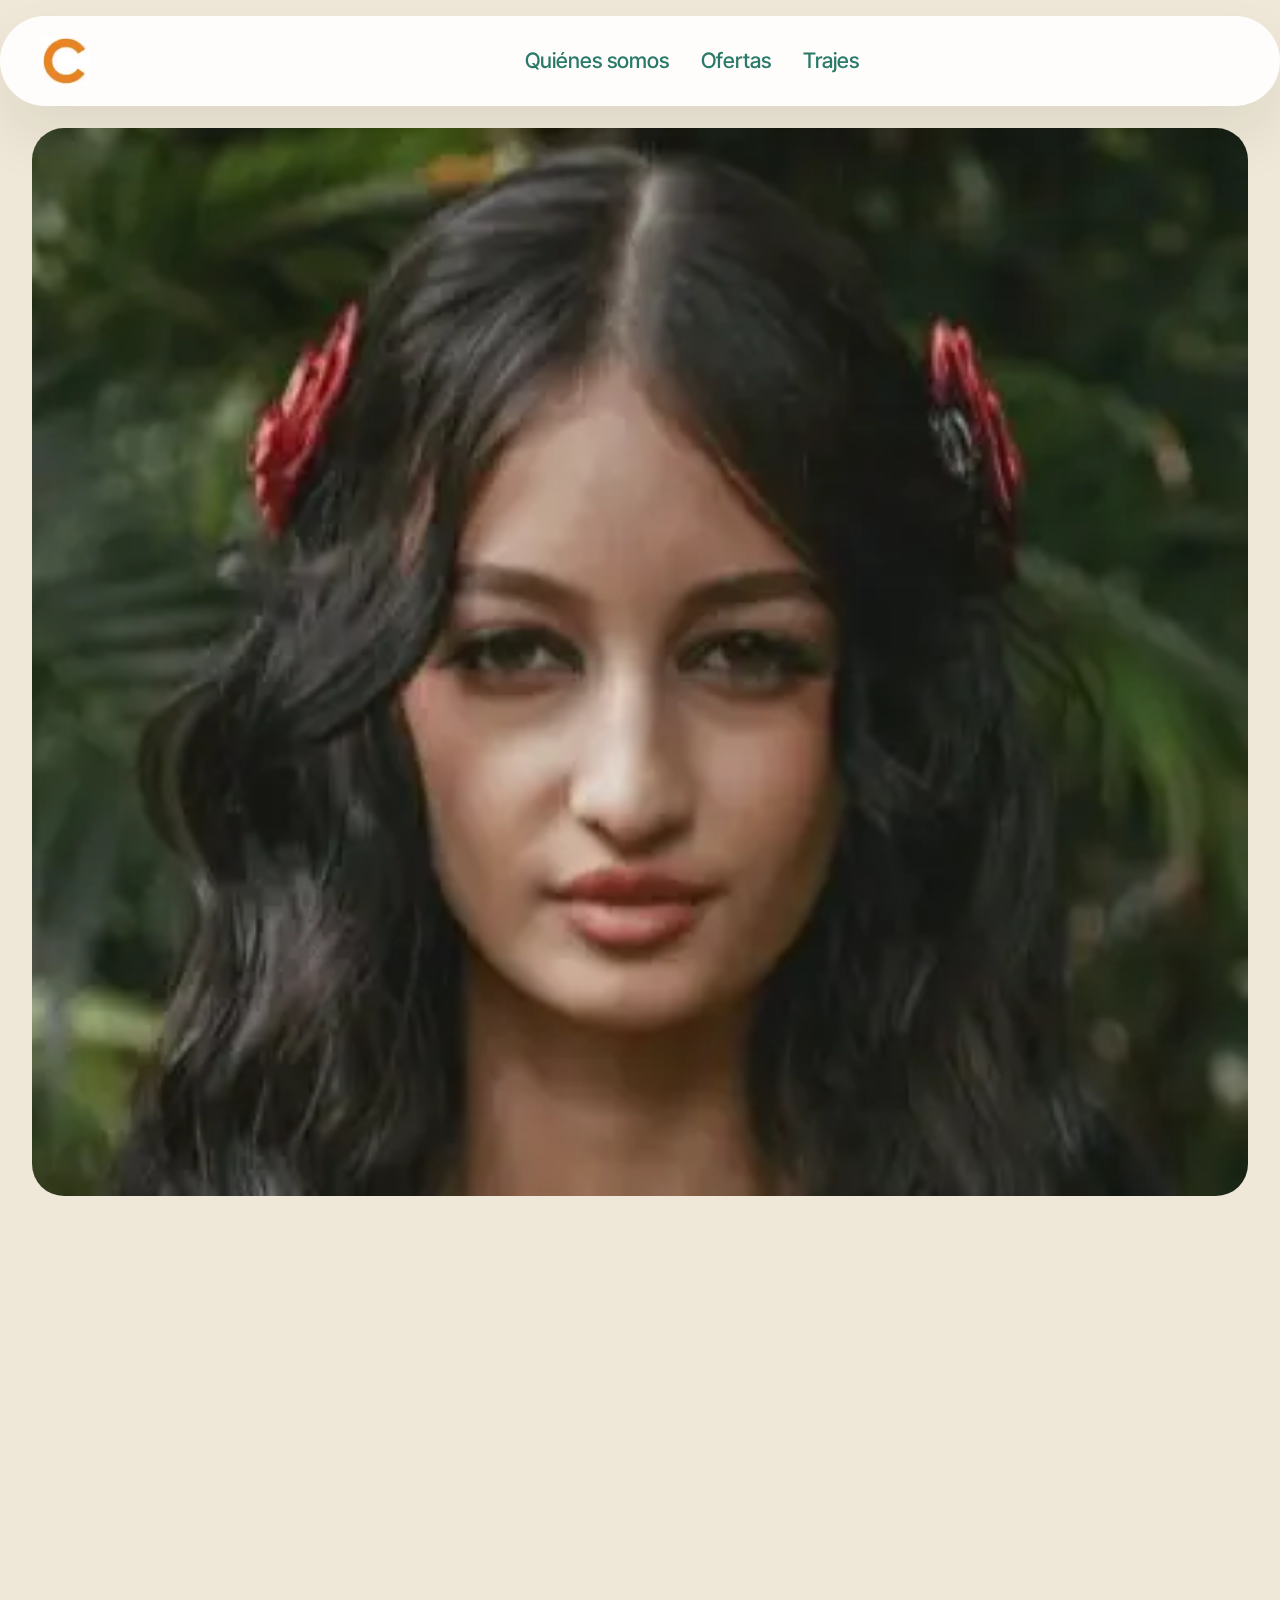
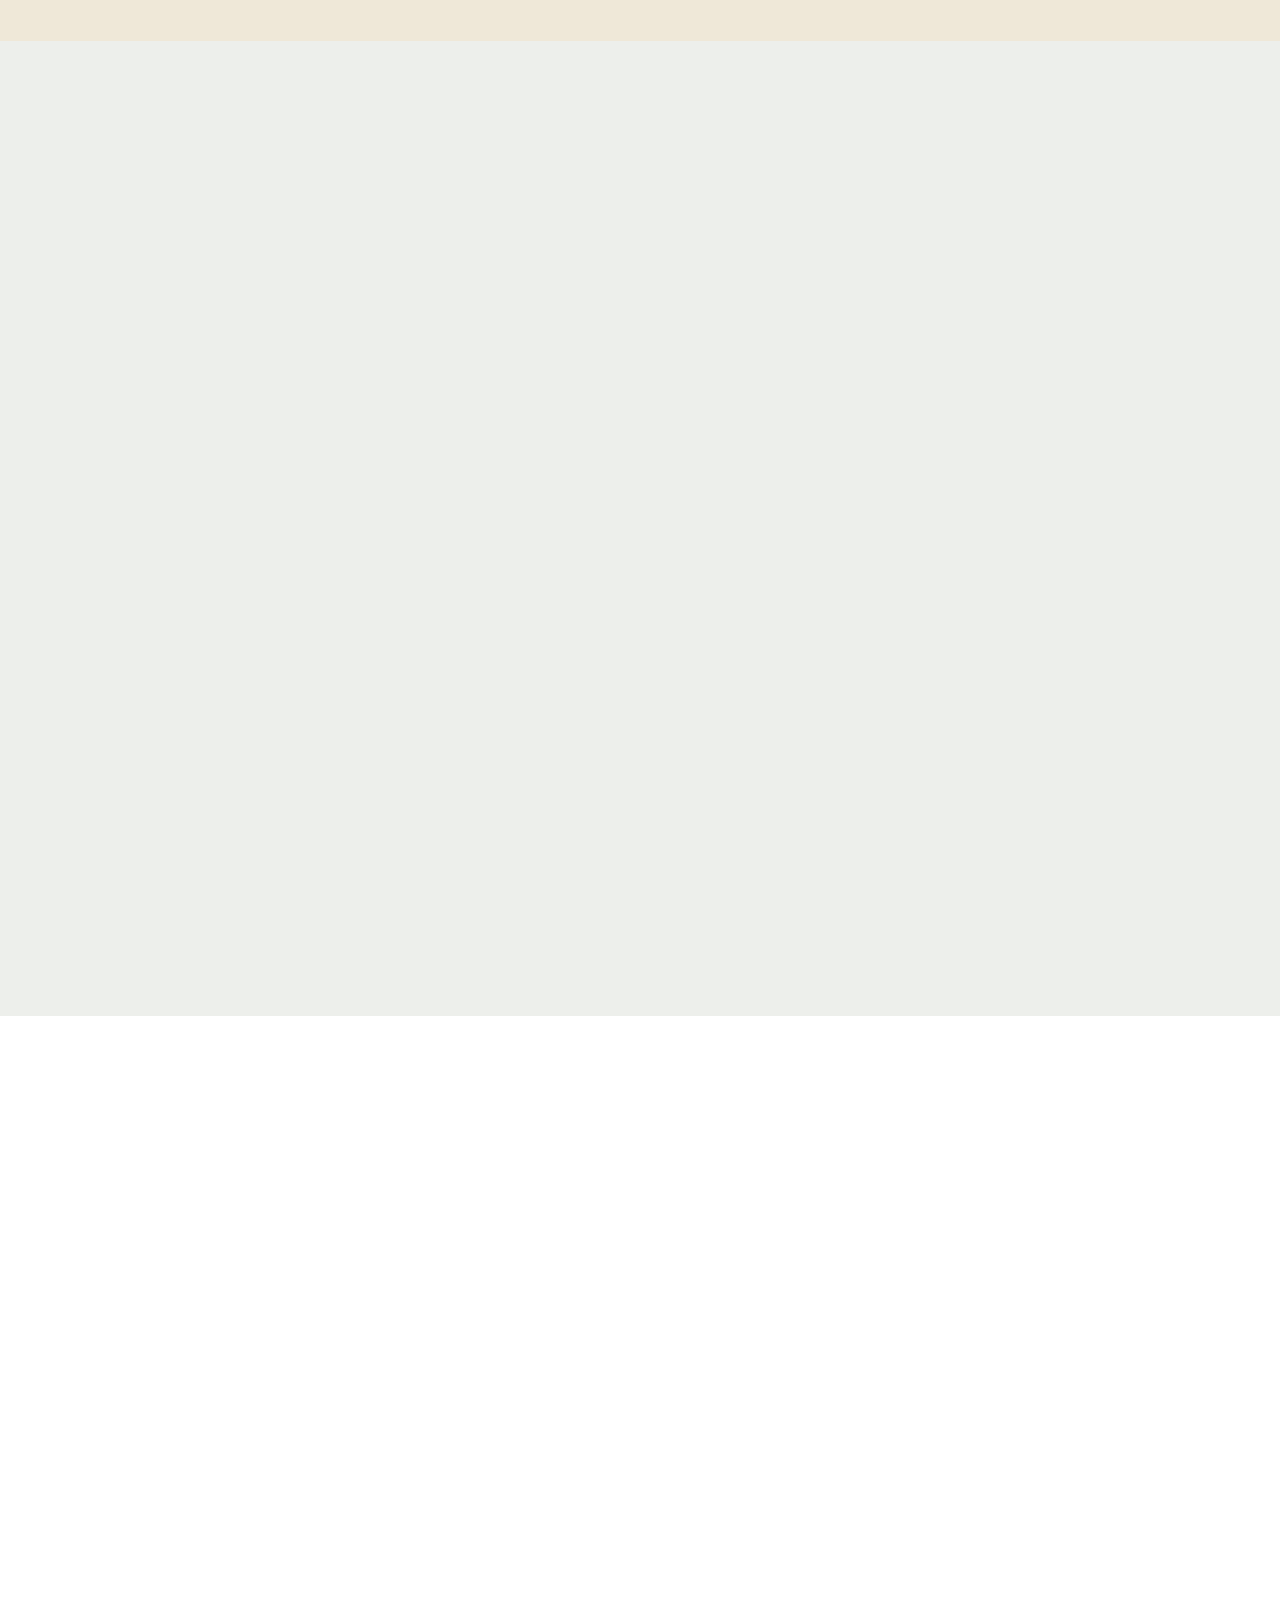
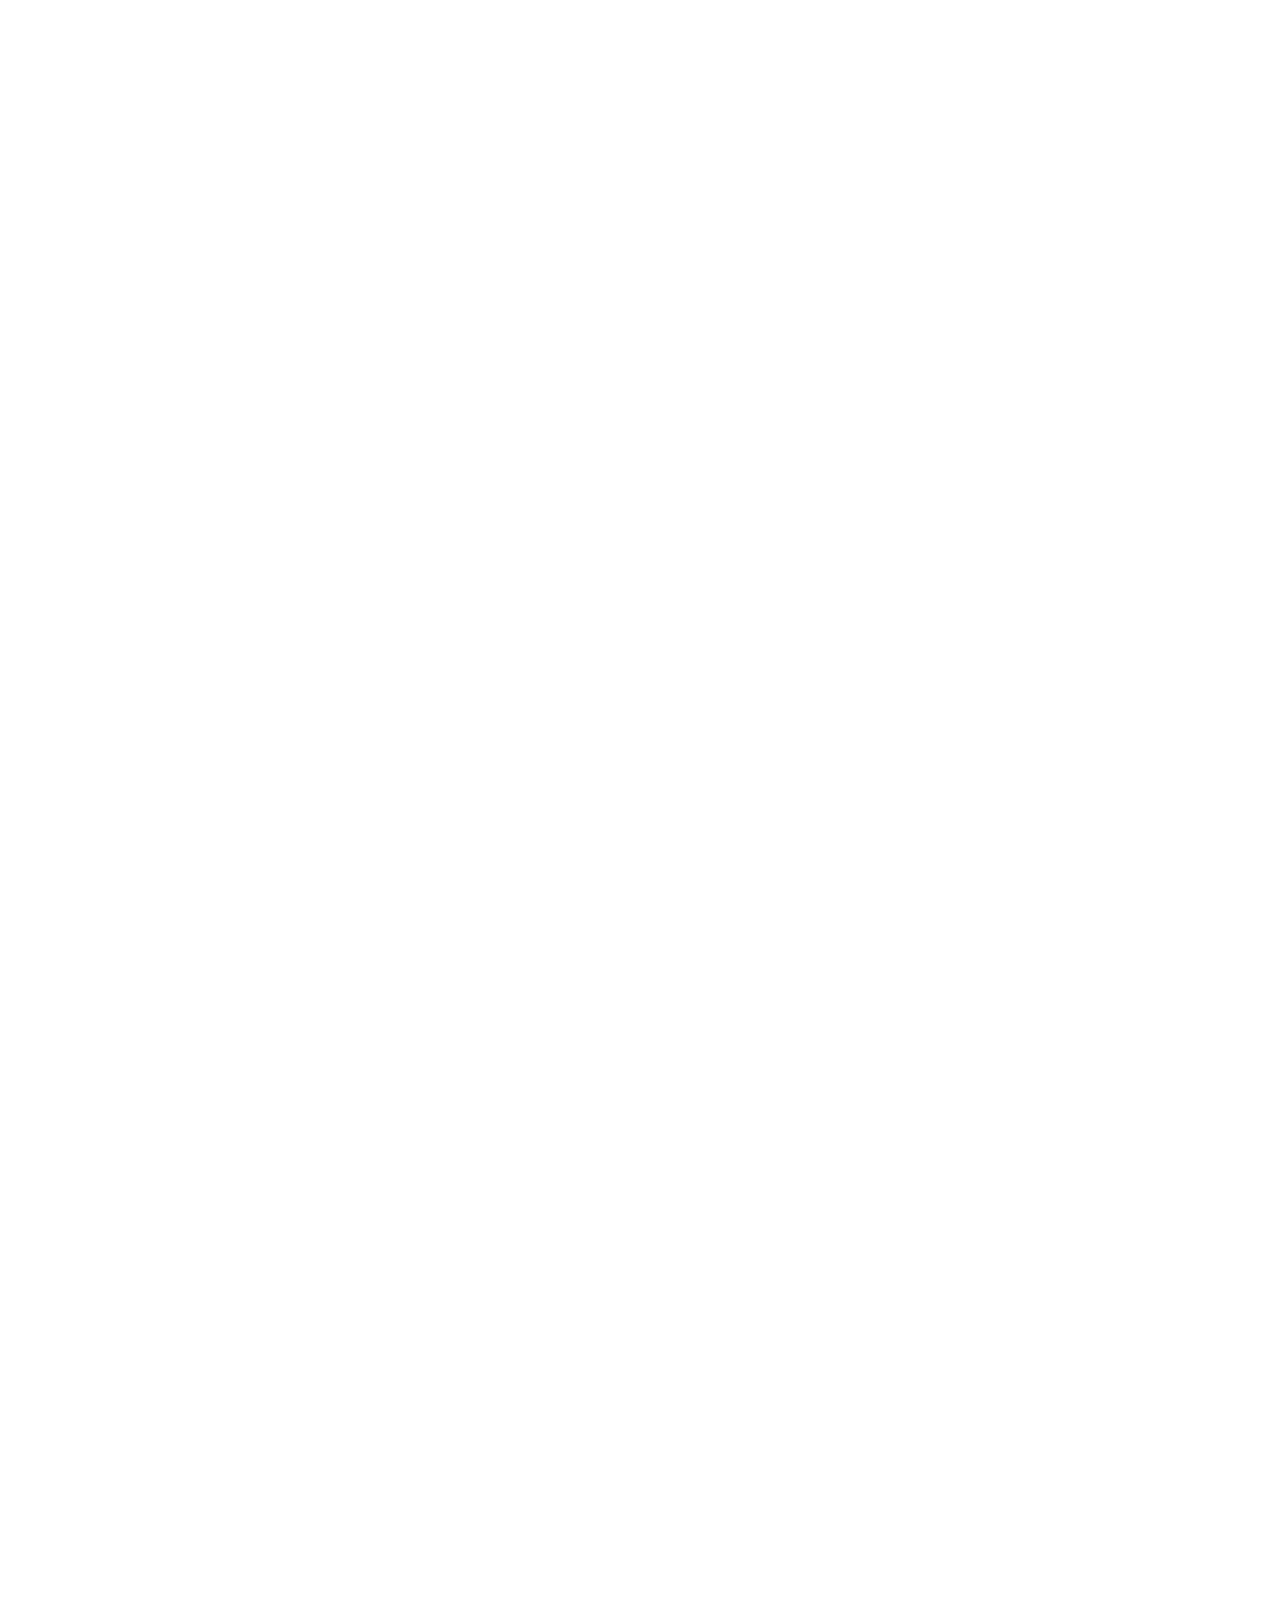
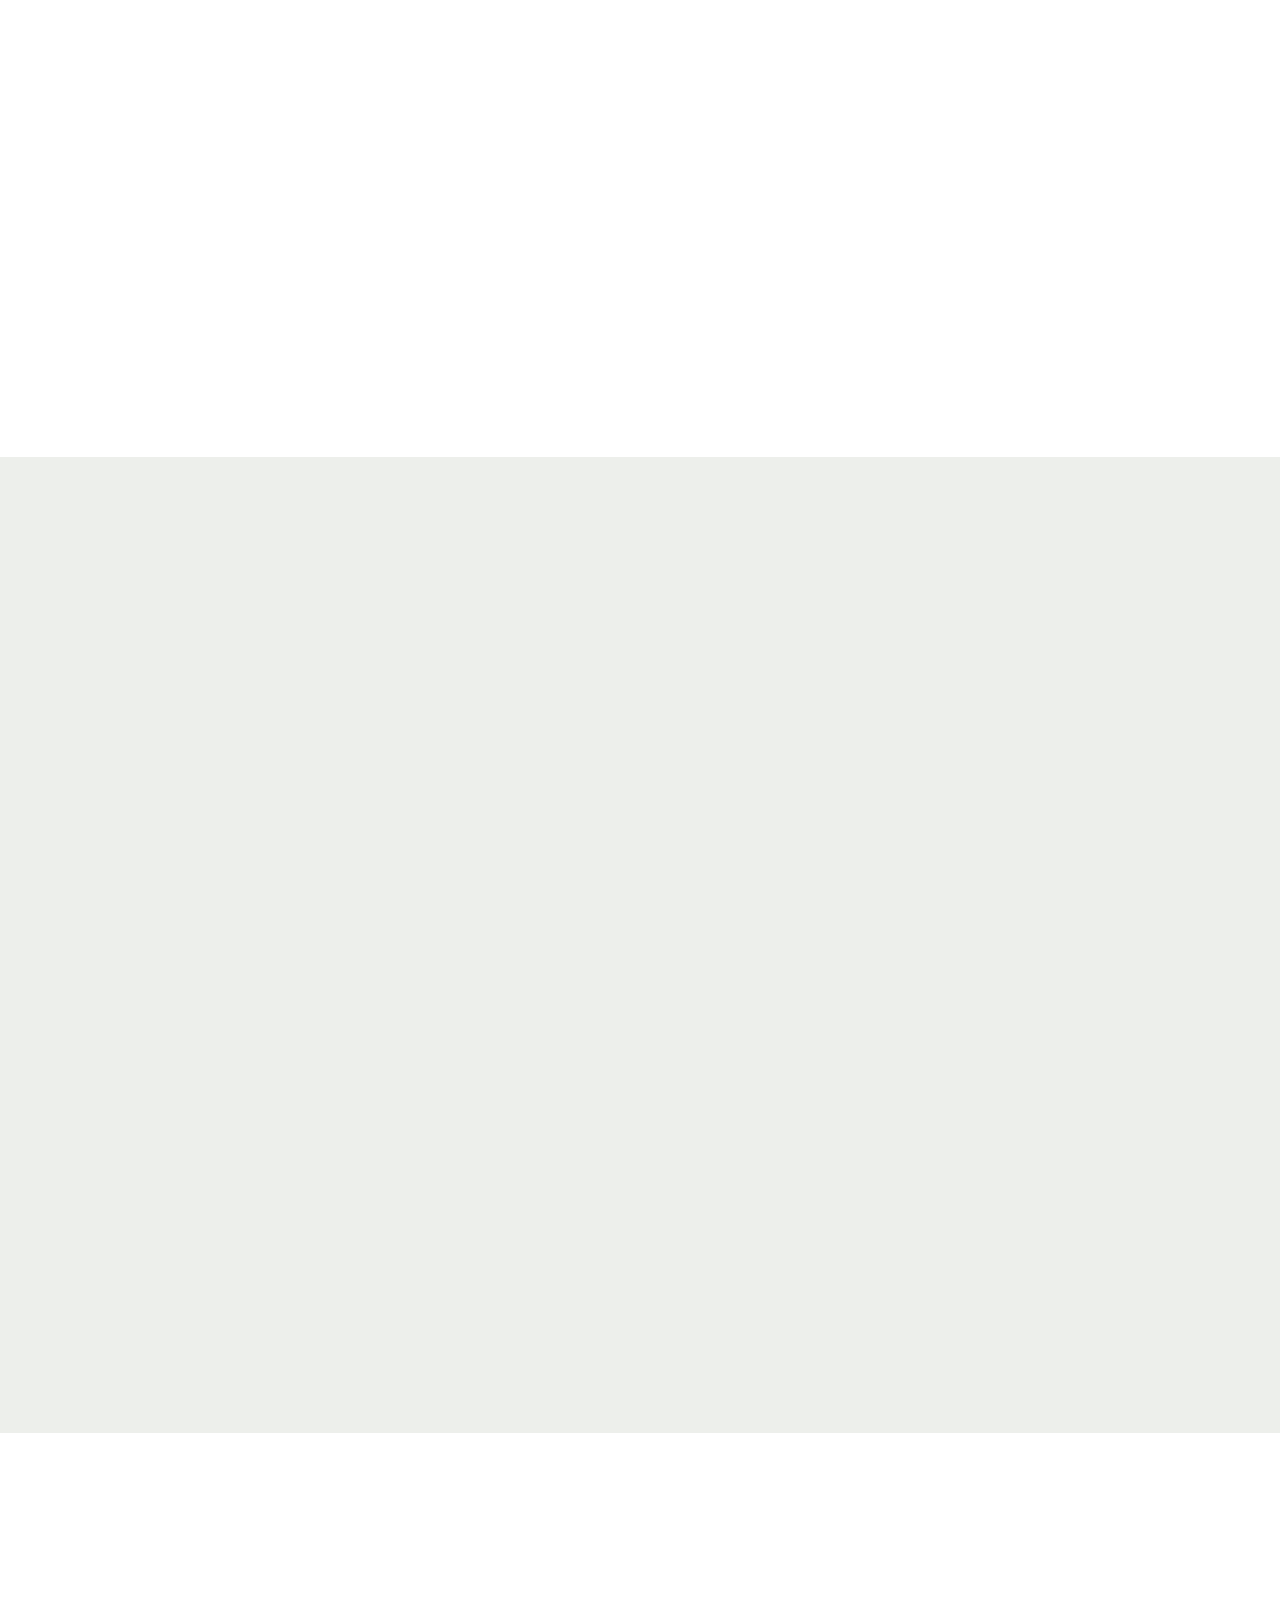
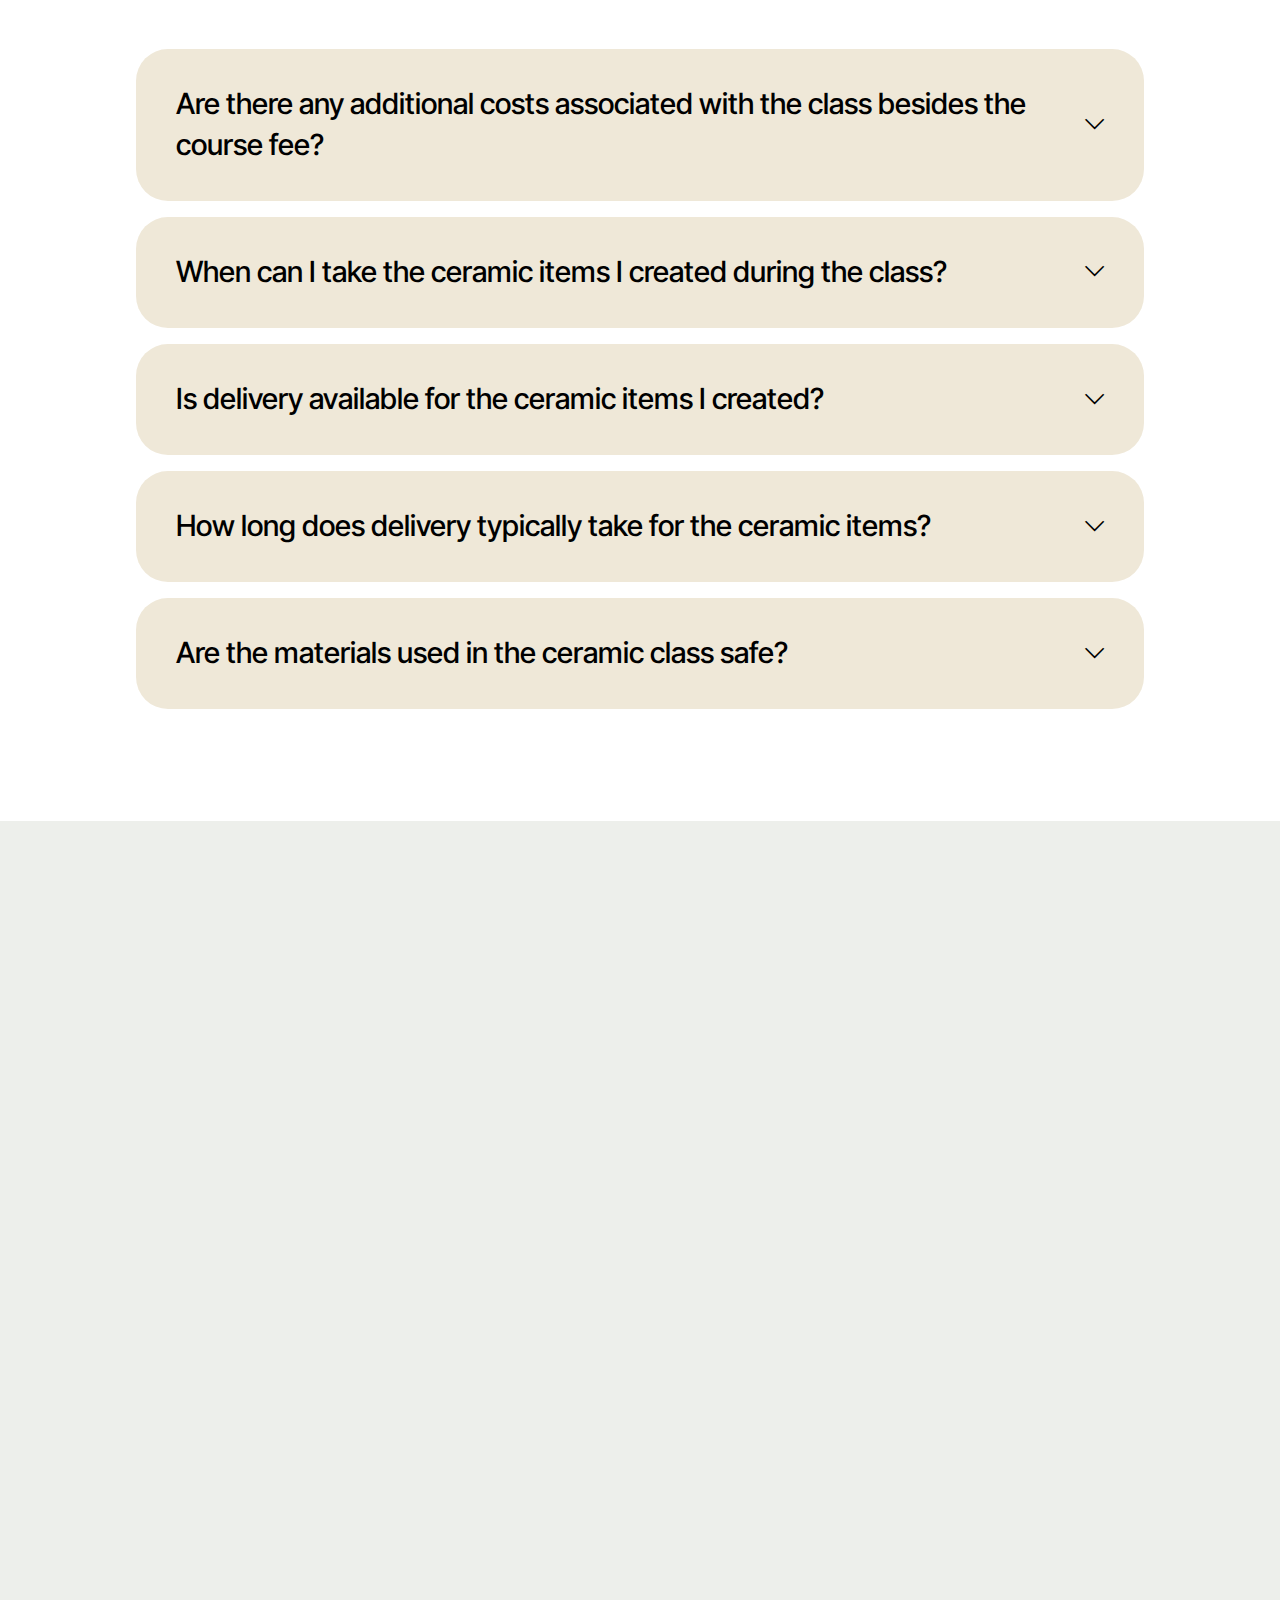
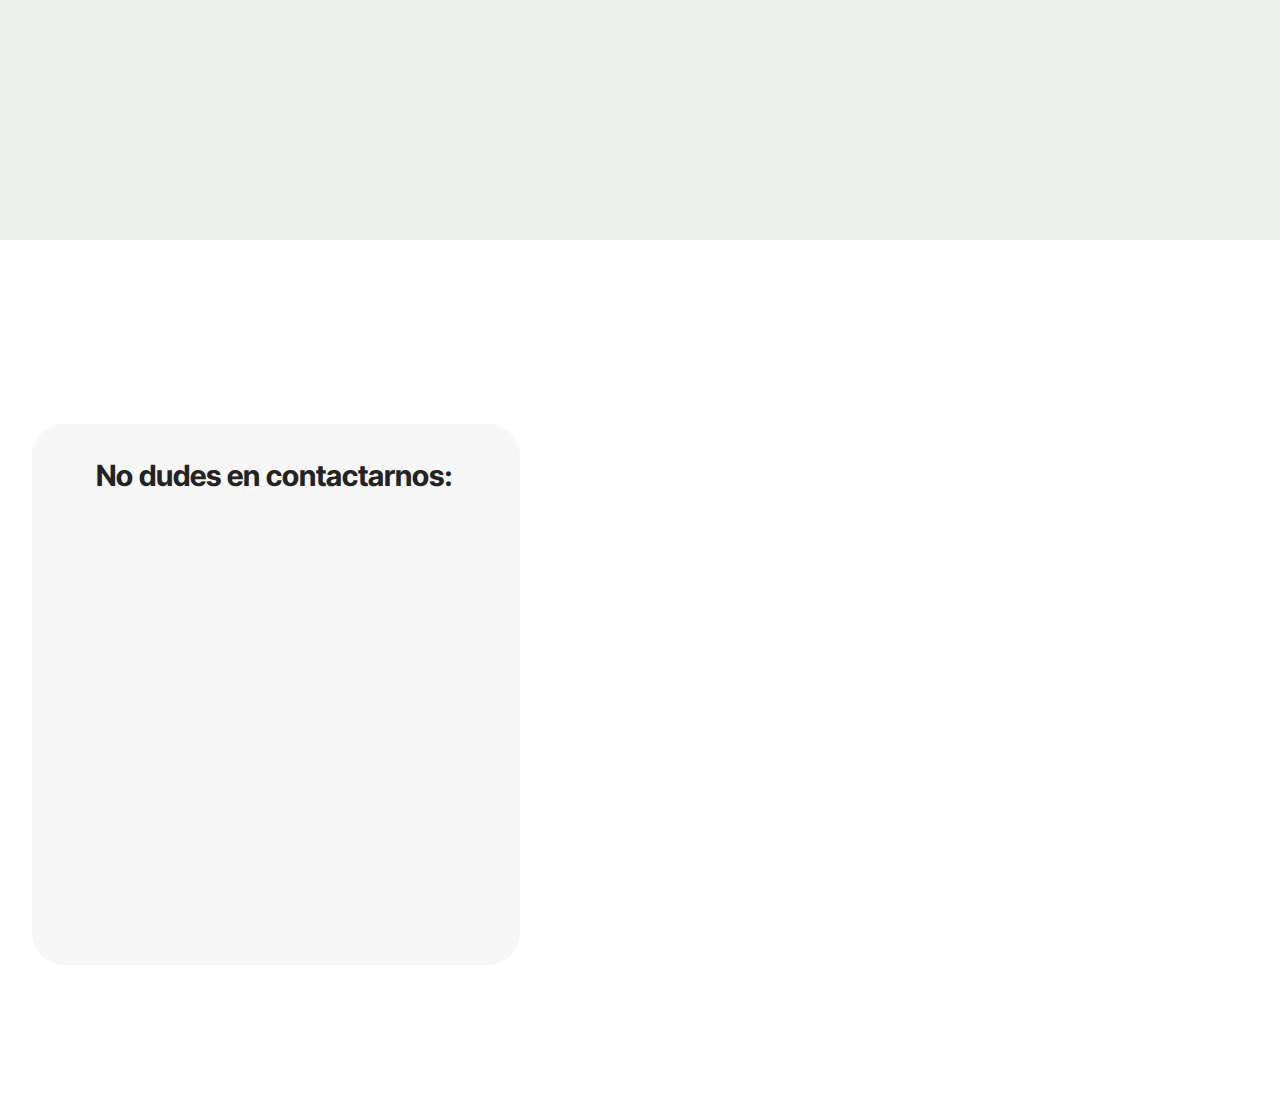
<file: index.html>
<!DOCTYPE html>
<html  >
<head>
  <!-- Site made with Mobirise Website Builder v5.9.25, https://mobirise.com -->
  <meta charset="UTF-8">
  <meta http-equiv="X-UA-Compatible" content="IE=edge">
  <meta name="generator" content="Mobirise v5.9.25, mobirise.com">
  <meta name="viewport" content="width=device-width, initial-scale=1, minimum-scale=1">
  <link rel="shortcut icon" href="assets/images/sin-ttulo-128x128.png" type="image/x-icon">
  <meta name="description" content="">
  
  
  <title>Corín Studio</title>
  <link rel="stylesheet" href="assets/web/assets/mobirise-icons2/mobirise2.css">
  <link rel="stylesheet" href="assets/bootstrap/css/bootstrap.min.css">
  <link rel="stylesheet" href="assets/bootstrap/css/bootstrap-grid.min.css">
  <link rel="stylesheet" href="assets/bootstrap/css/bootstrap-reboot.min.css">
  <link rel="stylesheet" href="assets/animatecss/animate.css">
  <link rel="stylesheet" href="assets/dropdown/css/style.css">
  <link rel="stylesheet" href="assets/theme/css/style.css">
  <link rel="preload" href="https://fonts.googleapis.com/css?family=Inter+Tight:100,200,300,400,500,600,700,800,900,100i,200i,300i,400i,500i,600i,700i,800i,900i&display=swap" as="style" onload="this.onload=null;this.rel='stylesheet'">
  <noscript><link rel="stylesheet" href="https://fonts.googleapis.com/css?family=Inter+Tight:100,200,300,400,500,600,700,800,900,100i,200i,300i,400i,500i,600i,700i,800i,900i&display=swap"></noscript>
  <link rel="preload" as="style" href="assets/mobirise/css/mbr-additional.css?v=LCP1K5"><link rel="stylesheet" href="assets/mobirise/css/mbr-additional.css?v=LCP1K5" type="text/css">

  
  
  
</head>
<body>
  
  <section data-bs-version="5.1" class="menu menu1 cid-tJGsCG1vVL" once="menu" id="menu01-1">
	

	<nav class="navbar navbar-dropdown navbar-fixed-top navbar-expand-lg">
		<div class="container">
			<div class="navbar-brand">
				<span class="navbar-logo">
					<a href="page1.html">
						<img src="assets/images/sin-ttulo1-64x64.webp" alt="Mobirise Website Builder" style="height: 3rem;">
					</a>
				</span>
				
			</div>
			<button class="navbar-toggler" type="button" data-toggle="collapse" data-bs-toggle="collapse" data-target="#navbarSupportedContent" data-bs-target="#navbarSupportedContent" aria-controls="navbarNavAltMarkup" aria-expanded="false" aria-label="Toggle navigation">
				<div class="hamburger">
					<span></span>
					<span></span>
					<span></span>
					<span></span>
				</div>
			</button>
			<div class="collapse navbar-collapse" id="navbarSupportedContent">
				<ul class="navbar-nav nav-dropdown nav-right" data-app-modern-menu="true"><li class="nav-item">
						<a class="nav-link link text-primary display-4" href="page1.html#list01-8">Quiénes somos</a>
					</li>
					<li class="nav-item">
						<a class="nav-link link text-primary display-4" href="page1.html#features04-5" aria-expanded="false">Ofertas</a>
					</li>
					<li class="nav-item">
						<a class="nav-link link text-primary display-4" href="page1.html#gallery06-2n">Trajes</a>
					</li></ul>
				
				
			</div>
		</div>
	</nav>
</section>

<section data-bs-version="5.1" class="header16 cid-tJGs7X2OSn" id="header16-0">
  

  
  

  <div class="text-center container">
    <div class="row justify-content-center mb-4">
      <div class="col-12 col-lg-12">
        <div class="image-wrap">
          <img src="assets/images/-dsc5640-1-578x867.webp" alt="Mobirise Website Builder">
        </div>
      </div>
    </div>
    <div class="row justify-content-center">
      <div class="col-md-12 col-lg-9">
        <h1 class="mbr-section-title mbr-fonts-style mt-4 display-1"><strong>Corín</strong><br><strong>Studio</strong></h1>
        <p class="mbr-text mbr-fonts-style mt-4 display-7">Fotos cool para quinceañeras de estos tiempos.</p>
        <div class="row-links mt-4">
          <ul class="header-menu">
            
            
            
            
          <li class="header-menu-item mbr-fonts-style display-5"><a href="page1.html#list01-8" class="text-primary">Quiénes somos</a></li><li class="header-menu-item mbr-fonts-style display-5"><a href="index.html#features04-5" class="text-primary">Ofertas</a></li><li class="header-menu-item mbr-fonts-style display-5"><a href="page1.html#gallery06-2n" class="text-primary">Trajes</a></li></ul>
        </div>
      </div>
    </div>
  </div>
</section>

<section data-bs-version="5.1" class="gallery05 cid-uB8ciTyiRn" id="gallery05-2m">
    

    
    
    <div class="container">
        <div class="row justify-content-center">
            <div class="col-md-12 content-head mb-5">
                <h1 class="mbr-section-title mbr-fonts-style mb-0 display-2"><strong>Nuestro Estudio</strong></h1>
                
            </div>
        </div>
        <div class="row justify-content-center  blockContent">
            <div class="col-12 col-lg-6">
                <div class="row">
                    <div class="col-xs-12 col-sm-12 col-md-6 col-lg-6 active">
                        <div class="item-wrapper">
                            <div class="item-img">
                                <img src="assets/images/team2.webp" alt="Mobirise Website Builder" title="" data-slide-to="0" data-bs-slide-to="0" class="smallImage">
                            </div>

                        </div>
                    </div>
                    <div class="col-md-6 col-xs-12 col-sm-12 col-lg-6">
                        <div class="item-wrapper">
                            <div class="item-img">
                                <img src="assets/images/team4.webp" alt="Mobirise Website Builder" title="" data-slide-to="1" data-bs-slide-to="1" class="smallImage">
                            </div>

                        </div>
                    </div>
                    <div class="col-xs-12 col-sm-12 col-md-6 col-lg-6">
                        <div class="item-wrapper">
                            <div class="item-img">
                                <img src="assets/images/team6.webp" alt="Mobirise Website Builder" title="" data-slide-to="2" data-bs-slide-to="2" class="smallImage">
                            </div>
                        </div>
                    </div>
                    <div class="col-xs-12 col-sm-12 col-md-6 col-lg-6">
                        <div class="item-wrapper">
                            <div class="item-img">
                                <img src="assets/images/team3.webp" alt="Mobirise Website Builder" title="" data-slide-to="3" data-bs-slide-to="3" class="smallImage">
                            </div>
                        </div>
                    </div>
                </div>
            </div>
            <div class="col-12 col-lg-6">
                <div class="item-wrapper">
                    <div class="item-img ">
                        <img class="w-100 largeImage" src="assets/images/team5.webp" alt="Mobirise Website Builder" data-slide-to="3" data-bs-slide-to="3">
                    </div>

                </div>
            </div>
        </div>
    </div>
</section>

<section data-bs-version="5.1" class="features4 cid-tJGKiS9ad3" id="features04-5">
	
	
	<div class="container">
		<div class="mbr-section-head mb-5">
			<h4 class="mbr-section-title mbr-fonts-style align-left mb-3 display-1">
				<strong>Nuestras ofertas</strong></h4>
			<h5 class="mbr-section-subtitle mbr-fonts-style align-left mb-3 display-7">Paquetes de servicio profesional para todos los bolsillos.</h5>
			
		</div>
		<div class="row">
			
			<div class="item features-image col-12 col-md-6 col-lg-4 active">
				<div class="item-wrapper">
					<div class="item-img">
						<img src="assets/images/-dsc5277-770x856.webp" alt="Mobirise Website Builder" data-slide-to="0" data-bs-slide-to="0">
					</div>
					<div class="item-content">
						<h5 class="item-title mbr-fonts-style display-5"><strong>Oferta #1</strong></h5>
						<h6 class="item-subtitle mbr-fonts-style display-7">
							<strong>$15.00</strong>
						</h6>
						<p class="mbr-text mbr-fonts-style display-7">
							Inspire and elevate spaces with beautifully crafted pots.
						</p>
						<div class="mbr-section-btn item-footer"><a href="page2.html" class="btn item-btn btn-secondary display-7">Más</a></div>
					</div>
				</div>
			</div><div class="item features-image col-12 col-md-6 col-lg-4">
				<div class="item-wrapper">
					<div class="item-img">
						<img src="assets/images/-dsc4813-1-770x1155.webp" alt="Mobirise Website Builder" data-slide-to="1" data-bs-slide-to="1">
					</div>
					<div class="item-content">
						<h5 class="item-title mbr-fonts-style display-5"><strong>Oferta #2</strong></h5>
						<h6 class="item-subtitle mbr-fonts-style display-7">
							<strong>$10.00</strong>
						</h6>
						<p class="mbr-text mbr-fonts-style display-7">
							Vibrant design, charming vessel for sweet beverages.
						</p>
						<div class="mbr-section-btn item-footer"><a href="page3.html" class="btn item-btn btn-secondary display-7">Más</a></div>
					</div>

				</div>
			</div>
			<div class="item features-image col-12 col-md-6 col-lg-4">
				<div class="item-wrapper">
					<div class="item-img">
						<img src="assets/images/-dsc5467-770x1086.webp" alt="Mobirise Website Builder" data-slide-to="1" data-bs-slide-to="1">
					</div>
					<div class="item-content">
						<h5 class="item-title mbr-fonts-style display-5"><strong>Oferta #3</strong></h5>
						<h6 class="item-subtitle mbr-fonts-style display-7">
							<strong>$11.00</strong>
						</h6>
						<p class="mbr-text mbr-fonts-style display-7">
							Cheerful ceramic pot: brighten spaces, invite smiles.<br>
						</p>
						<div class="mbr-section-btn item-footer"><a href="page4.html" class="btn item-btn btn-secondary display-7">Más</a></div>
					</div>
				</div>
			</div>
			<div class="item features-image col-12 col-md-6 col-lg-4">
				<div class="item-wrapper">
					<div class="item-img">
						<img src="assets/images/-dsc5556-770x1155.webp" alt="Mobirise Website Builder" data-slide-to="3" data-bs-slide-to="3">
					</div>
					<div class="item-content">
						<h5 class="item-title mbr-fonts-style display-5"><strong>Oferta #4</strong></h5>
						<h6 class="item-subtitle mbr-fonts-style display-7">
							<strong>$7.00</strong>
						</h6>
						<p class="mbr-text mbr-fonts-style display-7">
							Savor in style: captivating ceramic mug, calming blue.<br>
						</p>
						<div class="mbr-section-btn item-footer"><a href="page5.html" class="btn item-btn btn-secondary display-7">Más</a></div>
					</div>
				</div>
			</div><div class="item features-image col-12 col-md-6 col-lg-4">
				<div class="item-wrapper">
					<div class="item-img">
						<img src="assets/images/-dsc5031-770x1155.webp" alt="Mobirise Website Builder" data-slide-to="4" data-bs-slide-to="4">
					</div>
					<div class="item-content">
						<h5 class="item-title mbr-fonts-style display-5"><strong>Oferta #5</strong></h5>
						<h6 class="item-subtitle mbr-fonts-style display-7">
							<strong>$5.00</strong>
						</h6>
						<p class="mbr-text mbr-fonts-style display-7">
							Timeless design and functionality: the perfect ceramic vessel.<br>
						</p>
						<div class="mbr-section-btn item-footer"><a href="page6.html" class="btn item-btn btn-secondary display-7">Más</a></div>
					</div>
				</div>
			</div>
			
			<div class="item features-image col-12 col-md-6 col-lg-4">
				<div class="item-wrapper">
					<div class="item-img">
						<img src="assets/images/-dsc4894-770x1155.webp" alt="Mobirise Website Builder" data-slide-to="4" data-bs-slide-to="4">
					</div>
					<div class="item-content">
						<h5 class="item-title mbr-fonts-style display-5"><strong>Oferta PLUS</strong></h5>
						<h6 class="item-subtitle mbr-fonts-style display-7">
							<strong>$7.00</strong>
						</h6>
						<p class="mbr-text mbr-fonts-style display-7">
							Embrace comfort: elevate your drink with a solid ceramic mug.<br>
						</p>
						<div class="mbr-section-btn item-footer"><a href="page7.html" class="btn item-btn btn-secondary display-7">Más</a></div>
					</div>
				</div>
			</div>
		</div>
	</div>
</section>

<section data-bs-version="5.1" class="features4 cid-uB7bkZlU8K" id="features04-1o">
	
	
	<div class="container">
		<div class="mbr-section-head mb-5">
			<h4 class="mbr-section-title mbr-fonts-style align-left mb-3 display-1">
				<strong>Ofertas especiales</strong></h4>
			<h5 class="mbr-section-subtitle mbr-fonts-style align-left mb-3 display-7"></h5>
			
		</div>
		<div class="row">
			
			<div class="item features-image col-12 col-md-6 col-lg-4 active">
				<div class="item-wrapper">
					<div class="item-img">
						<img src="assets/images/dsc02784-770x1368.webp" alt="Mobirise Website Builder" data-slide-to="0" data-bs-slide-to="0">
					</div>
					<div class="item-content">
						<h5 class="item-title mbr-fonts-style display-5"><strong>Oferta PREMIUM</strong></h5>
						<h6 class="item-subtitle mbr-fonts-style display-7">
							<strong>$15.00</strong>
						</h6>
						<p class="mbr-text mbr-fonts-style display-7">
							Inspire and elevate spaces with beautifully crafted pots.
						</p>
						<div class="mbr-section-btn item-footer"><a href="page8.html" class="btn item-btn btn-secondary display-7">Más</a></div>
					</div>
				</div>
			</div><div class="item features-image col-12 col-md-6 col-lg-4">
				<div class="item-wrapper">
					<div class="item-img">
						<img src="assets/images/dsc02634-770x1368.webp" alt="Mobirise Website Builder" data-slide-to="1" data-bs-slide-to="1">
					</div>
					<div class="item-content">
						<h5 class="item-title mbr-fonts-style display-5"><strong>Oferta VIP</strong></h5>
						<h6 class="item-subtitle mbr-fonts-style display-7">
							<strong>$10.00</strong>
						</h6>
						<p class="mbr-text mbr-fonts-style display-7">
							Vibrant design, charming vessel for sweet beverages.
						</p>
						<div class="mbr-section-btn item-footer"><a href="page9.html" class="btn item-btn btn-secondary display-7">Más</a></div>
					</div>

				</div>
			</div>
			
			
			
			
		</div>
	</div>
</section>

<section data-bs-version="5.1" class="gallery06 cid-uB8eYL1Lrb" id="gallery06-2n">
    
    
    <div class="container">
        <div class="row justify-content-center">
            <div class="col-12 content-head">
                <div class="mbr-section-head mb-5">
                    <h4 class="mbr-section-title mbr-fonts-style align-center mb-0 display-2">
                        <strong>Trajes</strong></h4>
                    
                </div>
            </div>
        </div>
        <div class="row">
            <div class="item features-image col-12 col-md-6 col-lg-3 active">
                <div class="item-wrapper">
                    <div class="item-img">
                        <img src="assets/images/gallery01.webp" alt="Mobirise Website Builder" title="" data-slide-to="0" data-bs-slide-to="0">
                    </div>
                </div>
            </div>
            <div class="item features-image col-12 col-md-6 col-lg-3">
                <div class="item-wrapper">
                    <div class="item-img">
                        <img src="assets/images/gallery02.webp" alt="Mobirise Website Builder" title="" data-slide-to="1" data-bs-slide-to="1">
                    </div>
                </div>
            </div>
            <div class="item features-image col-12 col-md-6 col-lg-3">
                <div class="item-wrapper">
                    <div class="item-img">
                        <img src="assets/images/gallery03.webp" alt="Mobirise Website Builder" title="" data-slide-to="2" data-bs-slide-to="2">
                    </div>
                </div>
            </div>
            <div class="item features-image col-12 col-md-6 col-lg-3">
                <div class="item-wrapper">
                    <div class="item-img">
                        <img src="assets/images/gallery04.webp" alt="Mobirise Website Builder" title="" data-slide-to="3" data-bs-slide-to="3">
                    </div>
                </div>
            </div>
            <div class="item features-image col-12 col-md-6 col-lg-3">
                <div class="item-wrapper">
                    <div class="item-img">
                        <img src="assets/images/gallery10.webp" alt="Mobirise Website Builder" title="" data-slide-to="4" data-bs-slide-to="4">
                    </div>
                </div>
            </div>
            <div class="item features-image col-12 col-md-6 col-lg-3">
                <div class="item-wrapper">
                    <div class="item-img">
                        <img src="assets/images/gallery05.webp" alt="Mobirise Website Builder" title="" data-slide-to="5" data-bs-slide-to="5">
                    </div>
                </div>
            </div>
            <div class="item features-image col-12 col-md-6 col-lg-3">
                <div class="item-wrapper">
                    <div class="item-img">
                        <img src="assets/images/gallery06.webp" alt="Mobirise Website Builder" title="" data-slide-to="6" data-bs-slide-to="6">
                    </div>
                </div>
            </div>
            <div class="item features-image col-12 col-md-6 col-lg-3">
                <div class="item-wrapper">
                    <div class="item-img">
                        <img src="assets/images/gallery07.webp" alt="Mobirise Website Builder" title="" data-slide-to="7" data-bs-slide-to="7">
                    </div>
                </div>
            </div>

        </div>
        
    </div>
</section>

<section data-bs-version="5.1" class="list1 cid-tJGRlgYbKj" id="list01-8">
	
	
	<div class="container">
		<div class="row justify-content-center">
			<div class="col-12 col-md-12 col-lg-10 m-auto">
				<div class="content">
					<div class="mbr-section-head align-left mb-5">
						
						<h3 class="mbr-section-title mb-2 mbr-fonts-style display-2">
							<strong>Got questions?</strong>
						</h3>
					</div>
					<div id="bootstrap-accordion_6" class="panel-group accordionStyles accordion" role="tablist" aria-multiselectable="true">
						<div class="card mb-3">
							<div class="card-header" role="tab" id="headingOne">
								<a role="button" class="panel-title collapsed" data-toggle="collapse" data-bs-toggle="collapse" data-core="" href="#collapse1_6" aria-expanded="false" aria-controls="collapse1">
									<h6 class="panel-title-edit mbr-semibold mbr-fonts-style mb-0 display-5">Are there any additional costs associated with the class besides the course fee?</h6>
									<span class="sign mbr-iconfont mobi-mbri-arrow-down"></span>
								</a>
							</div>
							<div id="collapse1_6" class="panel-collapse noScroll collapse" role="tabpanel" aria-labelledby="headingOne" data-parent="#accordion" data-bs-parent="#bootstrap-accordion_6">
								<div class="panel-body">
									<p class="mbr-fonts-style panel-text display-7">
										No, there are no additional costs associated with the class. The course fee covers all the materials, tools, and firing services necessary for your ceramic creations.
									</p>
								</div>
							</div>
						</div>
						<div class="card mb-3">
							<div class="card-header" role="tab" id="headingOne">
								<a role="button" class="panel-title collapsed" data-toggle="collapse" data-bs-toggle="collapse" data-core="" href="#collapse2_6" aria-expanded="false" aria-controls="collapse2">
									<h6 class="panel-title-edit mbr-semibold mbr-fonts-style mb-0 display-5">When can I take the ceramic items I created during the class?</h6>
									<span class="sign mbr-iconfont mobi-mbri-arrow-down"></span>
								</a>
							</div>
							<div id="collapse2_6" class="panel-collapse noScroll collapse" role="tabpanel" aria-labelledby="headingOne" data-parent="#accordion" data-bs-parent="#bootstrap-accordion_6">
								<div class="panel-body">
									<p class="mbr-fonts-style panel-text display-7">
										You can take the ceramic items you created home after a period of three weeks. This allows sufficient time for the pieces to dry and go through the necessary firing process to ensure they are durable and ready for you to enjoy.
									</p>
								</div>
							</div>
						</div>
						<div class="card mb-3">
							<div class="card-header" role="tab" id="headingOne">
								<a role="button" class="panel-title collapsed" data-toggle="collapse" data-bs-toggle="collapse" data-core="" href="#collapse3_6" aria-expanded="false" aria-controls="collapse3">
									<h6 class="panel-title-edit mbr-semibold mbr-fonts-style mb-0 display-5">Is delivery available for the ceramic items I created?</h6>
									<span class="sign mbr-iconfont mobi-mbri-arrow-down"></span>
								</a>
							</div>
							<div id="collapse3_6" class="panel-collapse noScroll collapse" role="tabpanel" aria-labelledby="headingOne" data-parent="#accordion" data-bs-parent="#bootstrap-accordion_6">
								<div class="panel-body">
									<p class="mbr-fonts-style panel-text display-7">
										Yes, delivery options are available for the ceramic items you created during the class. We can provide information on delivery services and associated costs, allowing you to conveniently receive your finished pieces at your preferred location.
									</p>
								</div>
							</div>
						</div>
						<div class="card mb-3">
							<div class="card-header" role="tab" id="headingOne">
								<a role="button" class="panel-title collapsed" data-toggle="collapse" data-bs-toggle="collapse" data-core="" href="#collapse4_6" aria-expanded="false" aria-controls="collapse4">
									<h6 class="panel-title-edit mbr-semibold mbr-fonts-style mb-0 display-5">How long does delivery typically take for the ceramic items?</h6>
									<span class="sign mbr-iconfont mobi-mbri-arrow-down"></span>
								</a>
							</div>
							<div id="collapse4_6" class="panel-collapse noScroll collapse" role="tabpanel" aria-labelledby="headingOne" data-parent="#accordion" data-bs-parent="#bootstrap-accordion_6">
								<div class="panel-body">
									<p class="mbr-fonts-style panel-text display-7">
										Delivery times for the ceramic items can vary depending on your location and the delivery service used. We will provide an estimate of the delivery timeframe, ensuring you have a clear expectation of when you can expect to receive your creations.
									</p>
								</div>
							</div>
						</div>
						<div class="card mb-3">
							<div class="card-header" role="tab" id="headingOne">
								<a role="button" class="panel-title collapsed" data-toggle="collapse" data-bs-toggle="collapse" data-core="" href="#collapse5_6" aria-expanded="false" aria-controls="collapse5">
									<h6 class="panel-title-edit mbr-semibold mbr-fonts-style mb-0 display-5">Are the materials used in the ceramic class safe?</h6>
									<span class="sign mbr-iconfont mobi-mbri-arrow-down"></span>
								</a>
							</div>
							<div id="collapse5_6" class="panel-collapse noScroll collapse" role="tabpanel" aria-labelledby="headingOne" data-parent="#accordion" data-bs-parent="#bootstrap-accordion_6">
								<div class="panel-body">
									<p class="mbr-fonts-style panel-text display-7">
										Yes, the materials used in the ceramic class are safe. The course provider ensures that the materials, such as clay and glazes, are non-toxic and suitable for use in ceramic art. Safety guidelines and best practices are followed to ensure a safe and enjoyable learning environment.
									</p>
								</div>
							</div>
						</div>
						
					</div>
				</div>
			</div>
		</div>
	</div>
</section>

<section data-bs-version="5.1" class="header12 cid-uEHVKS8L8l" id="header12-2q">
  
  

  <div class="text-center container">
    <div class="row mb-4 justify-content-center">
      <div class="col-12 col-md-8">
        <img class="w-100" src="assets/images/6.webp" alt="Mobirise Website Builder">
      </div>
    </div>
    <div class="row justify-content-center">
      <div class="col-md-12 content-head">
        <h1 class="mbr-section-title mbr-fonts-style mb-4 display-1"><strong>Si ya eres cliente</strong></h1>
        <p class="mbr-text mbr-fonts-style mb-4 display-7">
          Aquí abajo te dejamos como puedes darle seguimiento a la etapa de impresión.
        </p>
        <div class="mbr-section-btn mt-4"><a class="btn btn-primary display-7" href="https://eddince.github.io/web_exam/" target="_blank">Página de seguimiento</a></div>
      </div>
    </div>
  </div>
</section>

<section data-bs-version="5.1" class="contacts3 map1 cid-tL7eRYxhmt" id="contacts3-1">

    

    
    
    <div class="container">
        <div class="mbr-section-head">
            <h3 class="mbr-section-title mbr-fonts-style align-center mb-0 display-2">
                <strong>Contactos</strong>
            </h3>
            
        </div>
        <div class="row justify-content-center mt-4">
            <div class="card col-12 col-md-5">
                <div class="card-wrapper">
                    <div class="text-wrapper">
                        <h6 class="card-title mbr-fonts-style mb-1 display-5"><strong>No dudes en contactarnos:</strong></h6>
                        <p class="mbr-text mbr-fonts-style display-7"><br><strong>Teléfono:</strong> <a href="tel:+12345678910" class="text-primary">+53 53630937</a><br><strong>Whatsapp:</strong> <a href="tel:+12345678910" class="text-primary">+53 53630937</a><br><strong>Email:</strong>&nbsp;<a href="tel:+12345678910" class="text-primary">eddy.waitforit.hernandez@gmail.com</a><br><br><strong>Dirección:&nbsp;</strong><br>Calle Tomás Ruiz, entre Camilo Cienfuegos y Principal, Reparto Capiro, #133 altos, Santa Clara, Cuba<br><strong>Horarios: </strong><br>8:00AM - 5:00PM (Todos los días)<br><br><br>
                        </p>
                    </div>
                </div>

            </div>
            <div class="map-wrapper col-12 col-md-7">
                <div class="google-map"><iframe frameborder="0" style="border:0" src="https://www.google.com/maps/embed?pb=!1m17!1m12!1m3!1d922.1345430441188!2d-79.95467098433895!3d22.408761210773836!2m3!1f0!2f0!3f0!3m2!1i1024!2i768!4f13.1!3m2!1m1!2s!5e0!3m2!1ses-419!2scu!4v1738014211389!5m2!1ses-419!2scu" allowfullscreen=""></iframe></div>
            </div>
        </div>
    </div>
</section><section class="display-7" style="padding: 0;align-items: center;justify-content: center;flex-wrap: wrap;    align-content: center;display: flex;position: relative;height: 4rem;"><a href="https://mobiri.se/" style="flex: 1 1;height: 4rem;position: absolute;width: 100%;z-index: 1;"><img alt="" style="height: 4rem;" src="[data-uri]"></a><p style="margin: 0;text-align: center;" class="display-7">&#8204;</p><a style="z-index:1" href="https://mobirise.com/builder/ai-website-maker.html">Free AI Website Maker</a></section><script src="assets/bootstrap/js/bootstrap.bundle.min.js"></script>  <script src="assets/smoothscroll/smooth-scroll.js"></script>  <script src="assets/ytplayer/index.js"></script>  <script src="assets/dropdown/js/navbar-dropdown.js"></script>  <script src="assets/mbr-switch-arrow/mbr-switch-arrow.js"></script>  <script src="assets/theme/js/script.js"></script>  
  
  
  <input name="animation" type="hidden">
  </body>
</html>
</file>
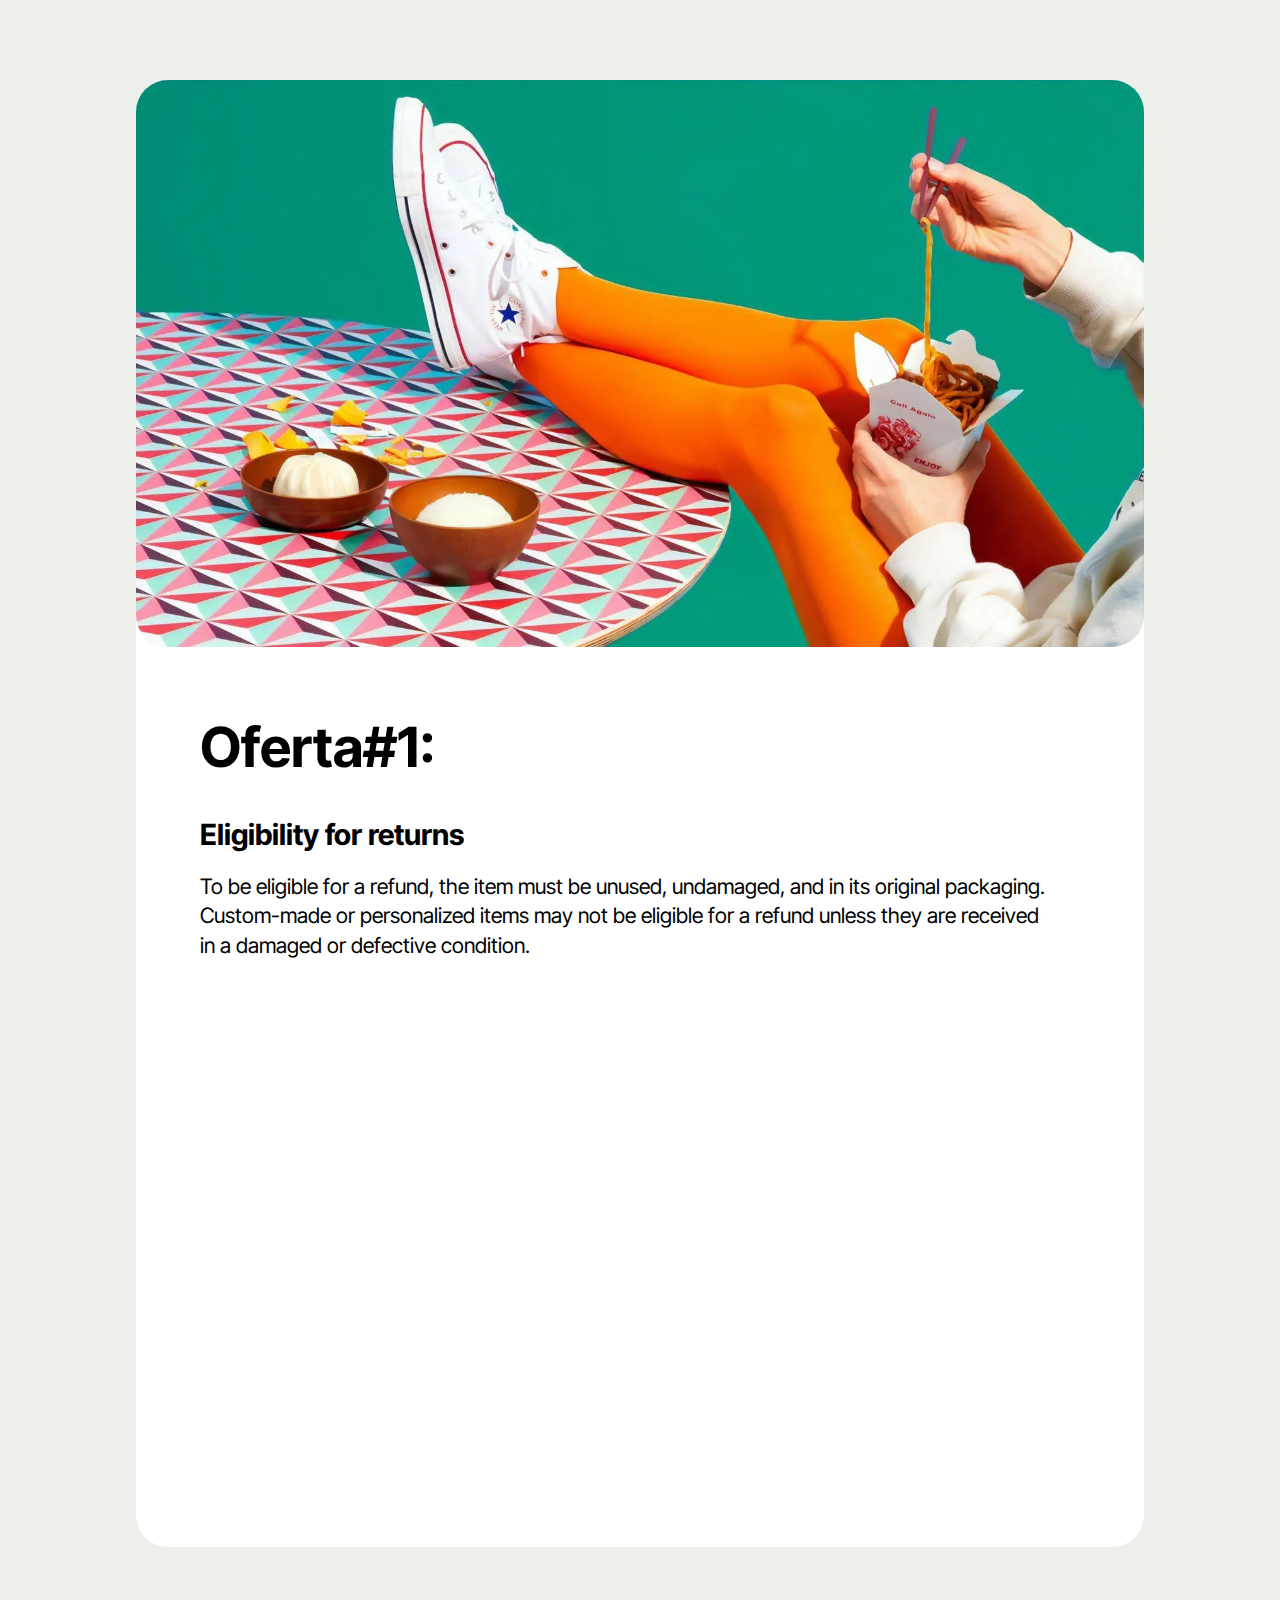
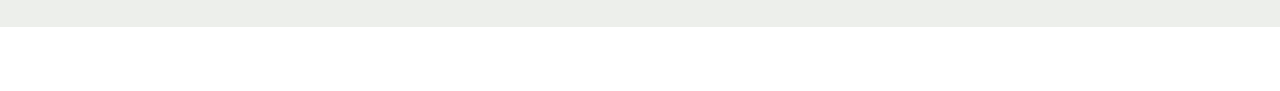
<file: page2.html>
<!DOCTYPE html>
<html  >
<head>
  <!-- Site made with Mobirise Website Builder v5.9.25, https://mobirise.com -->
  <meta charset="UTF-8">
  <meta http-equiv="X-UA-Compatible" content="IE=edge">
  <meta name="generator" content="Mobirise v5.9.25, mobirise.com">
  <meta name="viewport" content="width=device-width, initial-scale=1, minimum-scale=1">
  <link rel="shortcut icon" href="assets/images/sin-ttulo-128x128.png" type="image/x-icon">
  <meta name="description" content="">
  
  
  <title>Oferta1</title>
  <link rel="stylesheet" href="assets/bootstrap/css/bootstrap.min.css">
  <link rel="stylesheet" href="assets/bootstrap/css/bootstrap-grid.min.css">
  <link rel="stylesheet" href="assets/bootstrap/css/bootstrap-reboot.min.css">
  <link rel="stylesheet" href="assets/animatecss/animate.css">
  <link rel="stylesheet" href="assets/theme/css/style.css">
  <link rel="preload" href="https://fonts.googleapis.com/css?family=Inter+Tight:100,200,300,400,500,600,700,800,900,100i,200i,300i,400i,500i,600i,700i,800i,900i&display=swap" as="style" onload="this.onload=null;this.rel='stylesheet'">
  <noscript><link rel="stylesheet" href="https://fonts.googleapis.com/css?family=Inter+Tight:100,200,300,400,500,600,700,800,900,100i,200i,300i,400i,500i,600i,700i,800i,900i&display=swap"></noscript>
  <link rel="preload" as="style" href="assets/mobirise/css/mbr-additional.css?v=xw7V4B"><link rel="stylesheet" href="assets/mobirise/css/mbr-additional.css?v=xw7V4B" type="text/css">

  
  
  
</head>
<body>
  
  <section data-bs-version="5.1" class="article8 cid-uB7GD4VOtq" id="article08-1s">
  

  
  
  <div class="container">
    <div class="row justify-content-center">
      <div class="card col-md-12 col-lg-10">
        <div class="card-wrapper">
          <div class="image-wrapper d-flex justify-content-center mb-4">
            <img src="assets/images/11.webp" alt="Mobirise Website Builder">
          </div>
          <div class="card-content-text">
            <h3 class="card-title mbr-fonts-style mbr-white mt-3 mb-4 display-2"><strong>Oferta#1:</strong>
          </h3>
          <div class="row card-box align-left">
            <div class="item features-without-image col-12">
              <div class="item-wrapper">
                <h4 class="mbr-section-subtitle mbr-fonts-style mb-3 display-5">
                  <strong>Eligibility for returns</strong>
                </h4>
                <p class="mbr-text mbr-fonts-style display-7">
                  To be eligible for a refund, the item must be unused,
                  undamaged, and in its original packaging. Custom-made or
                  personalized items may not be eligible for a refund unless
                  they are received in a damaged or defective condition.
                </p>
              </div>
            </div>
            <div class="item features-without-image col-12">
              <div class="item-wrapper">
                <h4 class="mbr-section-subtitle mbr-fonts-style display-5">
                  <strong>Return process</strong>
                </h4>
                <p class="mbr-text mbr-fonts-style display-7">
                  If you wish to return an item, please follow contact our
                  customer care team within the specified return window to
                  initiate the return request. Provide the necessary
                  information, including your order number, product details, and
                  reason for return. Our customer care team will guide you
                  through the return process, providing you with a return
                  authorization and any specific instructions for packaging and
                  shipping the item back to us.
                </p>
              </div>
            </div>
            <div class="item features-without-image col-12">
              <div class="item-wrapper">
                <h4 class="mbr-section-subtitle mbr-fonts-style display-5">
                  <strong>Return shipping</strong>
                </h4>
                <p class="mbr-text mbr-fonts-style display-7">
                  When returning an item, you may be responsible for the return
                  shipping costs unless the return is due to an error on our
                  part, such as a defective or incorrect item sent. We recommend
                  using a trackable shipping method and retaining the shipping
                  receipt as proof of shipment.
                </p>
              </div>
            </div>

            <div class="mbr-section-btn mt-3"><a class="btn btn-primary display-7" href="page1.html#features04-5">Volver atrás</a></div>
          </div>
          </div>
        </div>
      </div>
    </div>
  </div>
</section><section class="display-7" style="padding: 0;align-items: center;justify-content: center;flex-wrap: wrap;    align-content: center;display: flex;position: relative;height: 4rem;"><a href="https://mobiri.se/" style="flex: 1 1;height: 4rem;position: absolute;width: 100%;z-index: 1;"><img alt="" style="height: 4rem;" src="[data-uri]"></a><p style="margin: 0;text-align: center;" class="display-7">&#8204;</p><a style="z-index:1" href="https://mobirise.com/builder/ai-website-creator.html">Best AI Website Creator</a></section><script src="assets/bootstrap/js/bootstrap.bundle.min.js"></script>  <script src="assets/smoothscroll/smooth-scroll.js"></script>  <script src="assets/ytplayer/index.js"></script>  <script src="assets/theme/js/script.js"></script>  
  
  
  <input name="animation" type="hidden">
  </body>
</html>
</file>
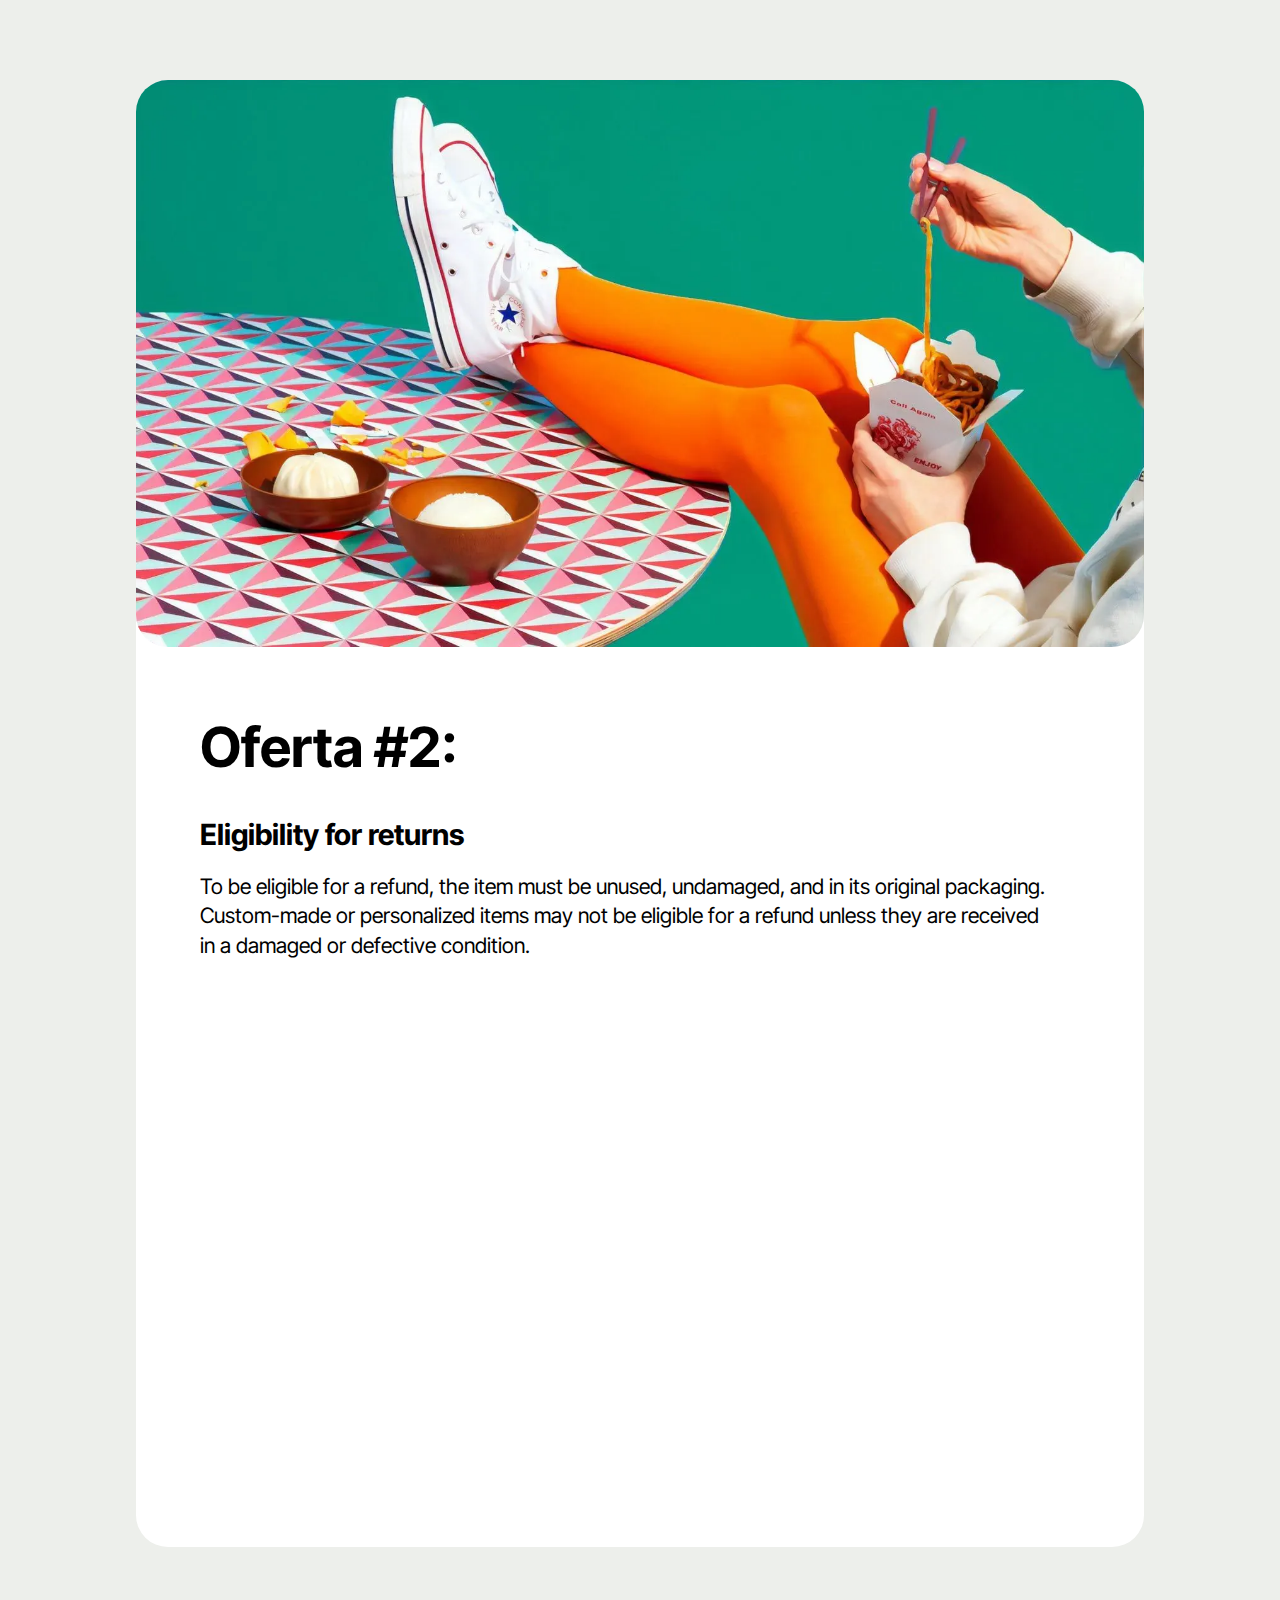
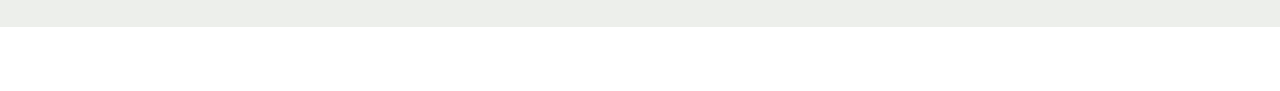
<file: page3.html>
<!DOCTYPE html>
<html  >
<head>
  <!-- Site made with Mobirise Website Builder v5.9.25, https://mobirise.com -->
  <meta charset="UTF-8">
  <meta http-equiv="X-UA-Compatible" content="IE=edge">
  <meta name="generator" content="Mobirise v5.9.25, mobirise.com">
  <meta name="viewport" content="width=device-width, initial-scale=1, minimum-scale=1">
  <link rel="shortcut icon" href="assets/images/sin-ttulo-128x128.png" type="image/x-icon">
  <meta name="description" content="">
  
  
  <title>Oferta2</title>
  <link rel="stylesheet" href="assets/bootstrap/css/bootstrap.min.css">
  <link rel="stylesheet" href="assets/bootstrap/css/bootstrap-grid.min.css">
  <link rel="stylesheet" href="assets/bootstrap/css/bootstrap-reboot.min.css">
  <link rel="stylesheet" href="assets/animatecss/animate.css">
  <link rel="stylesheet" href="assets/theme/css/style.css">
  <link rel="preload" href="https://fonts.googleapis.com/css?family=Inter+Tight:100,200,300,400,500,600,700,800,900,100i,200i,300i,400i,500i,600i,700i,800i,900i&display=swap" as="style" onload="this.onload=null;this.rel='stylesheet'">
  <noscript><link rel="stylesheet" href="https://fonts.googleapis.com/css?family=Inter+Tight:100,200,300,400,500,600,700,800,900,100i,200i,300i,400i,500i,600i,700i,800i,900i&display=swap"></noscript>
  <link rel="preload" as="style" href="assets/mobirise/css/mbr-additional.css?v=y9ItsX"><link rel="stylesheet" href="assets/mobirise/css/mbr-additional.css?v=y9ItsX" type="text/css">

  
  
  
</head>
<body>
  
  <section data-bs-version="5.1" class="article8 cid-uB7I0YqcV3" id="article08-1w">
  

  
  
  <div class="container">
    <div class="row justify-content-center">
      <div class="card col-md-12 col-lg-10">
        <div class="card-wrapper">
          <div class="image-wrapper d-flex justify-content-center mb-4">
            <img src="assets/images/11.webp" alt="Mobirise Website Builder">
          </div>
          <div class="card-content-text">
            <h3 class="card-title mbr-fonts-style mbr-white mt-3 mb-4 display-2"><strong>Oferta #2:</strong>
          </h3>
          <div class="row card-box align-left">
            <div class="item features-without-image col-12">
              <div class="item-wrapper">
                <h4 class="mbr-section-subtitle mbr-fonts-style mb-3 display-5">
                  <strong>Eligibility for returns</strong>
                </h4>
                <p class="mbr-text mbr-fonts-style display-7">
                  To be eligible for a refund, the item must be unused,
                  undamaged, and in its original packaging. Custom-made or
                  personalized items may not be eligible for a refund unless
                  they are received in a damaged or defective condition.
                </p>
              </div>
            </div>
            <div class="item features-without-image col-12">
              <div class="item-wrapper">
                <h4 class="mbr-section-subtitle mbr-fonts-style display-5">
                  <strong>Return process</strong>
                </h4>
                <p class="mbr-text mbr-fonts-style display-7">
                  If you wish to return an item, please follow contact our
                  customer care team within the specified return window to
                  initiate the return request. Provide the necessary
                  information, including your order number, product details, and
                  reason for return. Our customer care team will guide you
                  through the return process, providing you with a return
                  authorization and any specific instructions for packaging and
                  shipping the item back to us.
                </p>
              </div>
            </div>
            <div class="item features-without-image col-12">
              <div class="item-wrapper">
                <h4 class="mbr-section-subtitle mbr-fonts-style display-5">
                  <strong>Return shipping</strong>
                </h4>
                <p class="mbr-text mbr-fonts-style display-7">
                  When returning an item, you may be responsible for the return
                  shipping costs unless the return is due to an error on our
                  part, such as a defective or incorrect item sent. We recommend
                  using a trackable shipping method and retaining the shipping
                  receipt as proof of shipment.
                </p>
              </div>
            </div>

            <div class="mbr-section-btn mt-3"><a class="btn btn-primary display-7" href="page1.html#features04-5">Volver atrás</a></div>
          </div>
          </div>
        </div>
      </div>
    </div>
  </div>
</section><section class="display-7" style="padding: 0;align-items: center;justify-content: center;flex-wrap: wrap;    align-content: center;display: flex;position: relative;height: 4rem;"><a href="https://mobiri.se/" style="flex: 1 1;height: 4rem;position: absolute;width: 100%;z-index: 1;"><img alt="" style="height: 4rem;" src="[data-uri]"></a><p style="margin: 0;text-align: center;" class="display-7">&#8204;</p><a style="z-index:1" href="https://mobirise.com/html-builder.html">HTML Builder</a></section><script src="assets/bootstrap/js/bootstrap.bundle.min.js"></script>  <script src="assets/smoothscroll/smooth-scroll.js"></script>  <script src="assets/ytplayer/index.js"></script>  <script src="assets/theme/js/script.js"></script>  
  
  
  <input name="animation" type="hidden">
  </body>
</html>
</file>
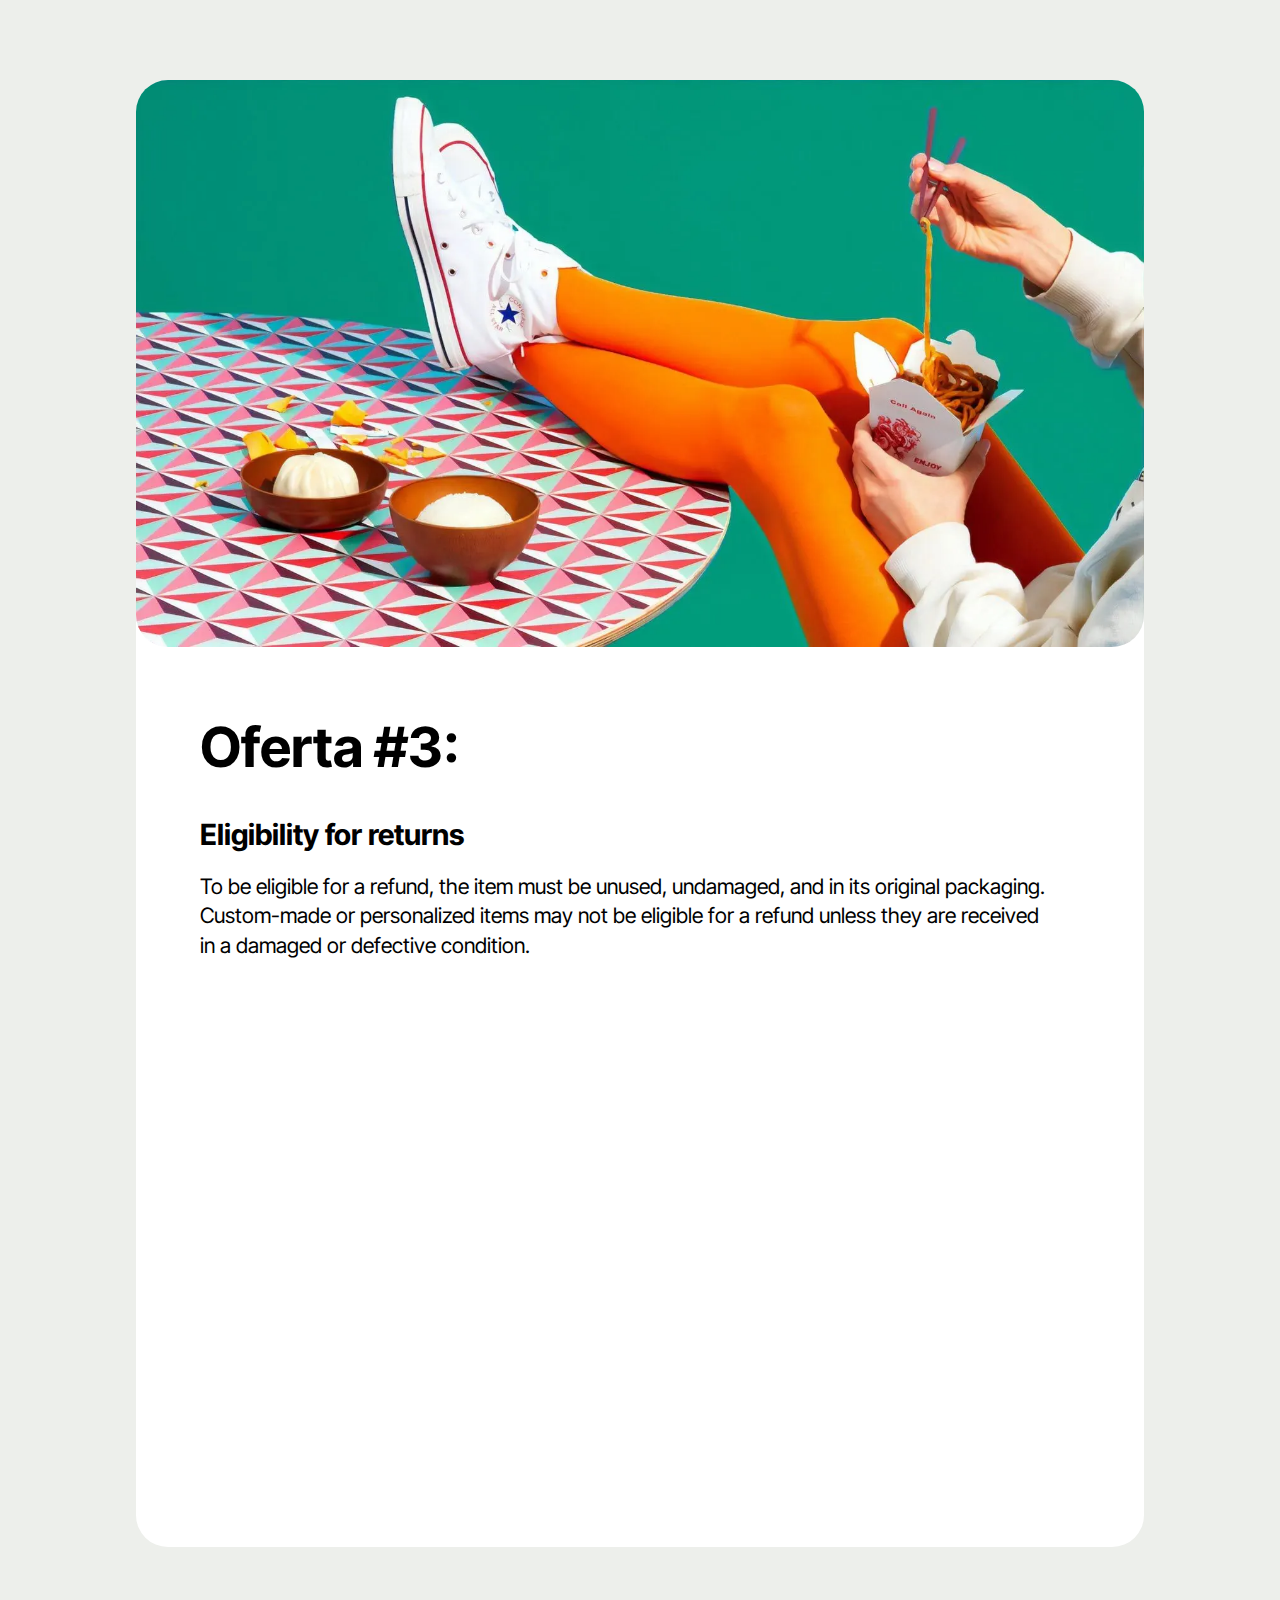
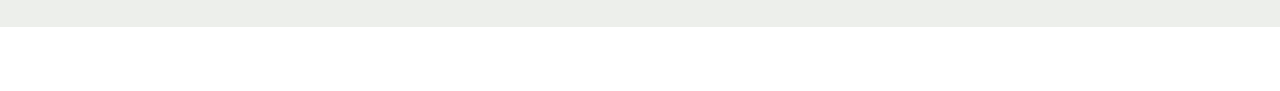
<file: page4.html>
<!DOCTYPE html>
<html  >
<head>
  <!-- Site made with Mobirise Website Builder v5.9.25, https://mobirise.com -->
  <meta charset="UTF-8">
  <meta http-equiv="X-UA-Compatible" content="IE=edge">
  <meta name="generator" content="Mobirise v5.9.25, mobirise.com">
  <meta name="viewport" content="width=device-width, initial-scale=1, minimum-scale=1">
  <link rel="shortcut icon" href="assets/images/sin-ttulo-128x128.png" type="image/x-icon">
  <meta name="description" content="">
  
  
  <title>Oferta3</title>
  <link rel="stylesheet" href="assets/bootstrap/css/bootstrap.min.css">
  <link rel="stylesheet" href="assets/bootstrap/css/bootstrap-grid.min.css">
  <link rel="stylesheet" href="assets/bootstrap/css/bootstrap-reboot.min.css">
  <link rel="stylesheet" href="assets/animatecss/animate.css">
  <link rel="stylesheet" href="assets/theme/css/style.css">
  <link rel="preload" href="https://fonts.googleapis.com/css?family=Inter+Tight:100,200,300,400,500,600,700,800,900,100i,200i,300i,400i,500i,600i,700i,800i,900i&display=swap" as="style" onload="this.onload=null;this.rel='stylesheet'">
  <noscript><link rel="stylesheet" href="https://fonts.googleapis.com/css?family=Inter+Tight:100,200,300,400,500,600,700,800,900,100i,200i,300i,400i,500i,600i,700i,800i,900i&display=swap"></noscript>
  <link rel="preload" as="style" href="assets/mobirise/css/mbr-additional.css?v=aJVtz9"><link rel="stylesheet" href="assets/mobirise/css/mbr-additional.css?v=aJVtz9" type="text/css">

  
  
  
</head>
<body>
  
  <section data-bs-version="5.1" class="article8 cid-uB7I2ZV1yG" id="article08-1y">
  

  
  
  <div class="container">
    <div class="row justify-content-center">
      <div class="card col-md-12 col-lg-10">
        <div class="card-wrapper">
          <div class="image-wrapper d-flex justify-content-center mb-4">
            <img src="assets/images/11.webp" alt="Mobirise Website Builder">
          </div>
          <div class="card-content-text">
            <h3 class="card-title mbr-fonts-style mbr-white mt-3 mb-4 display-2"><strong>Oferta #3:</strong></h3>
          <div class="row card-box align-left">
            <div class="item features-without-image col-12">
              <div class="item-wrapper">
                <h4 class="mbr-section-subtitle mbr-fonts-style mb-3 display-5">
                  <strong>Eligibility for returns</strong>
                </h4>
                <p class="mbr-text mbr-fonts-style display-7">
                  To be eligible for a refund, the item must be unused,
                  undamaged, and in its original packaging. Custom-made or
                  personalized items may not be eligible for a refund unless
                  they are received in a damaged or defective condition.
                </p>
              </div>
            </div>
            <div class="item features-without-image col-12">
              <div class="item-wrapper">
                <h4 class="mbr-section-subtitle mbr-fonts-style display-5">
                  <strong>Return process</strong>
                </h4>
                <p class="mbr-text mbr-fonts-style display-7">
                  If you wish to return an item, please follow contact our
                  customer care team within the specified return window to
                  initiate the return request. Provide the necessary
                  information, including your order number, product details, and
                  reason for return. Our customer care team will guide you
                  through the return process, providing you with a return
                  authorization and any specific instructions for packaging and
                  shipping the item back to us.
                </p>
              </div>
            </div>
            <div class="item features-without-image col-12">
              <div class="item-wrapper">
                <h4 class="mbr-section-subtitle mbr-fonts-style display-5">
                  <strong>Return shipping</strong>
                </h4>
                <p class="mbr-text mbr-fonts-style display-7">
                  When returning an item, you may be responsible for the return
                  shipping costs unless the return is due to an error on our
                  part, such as a defective or incorrect item sent. We recommend
                  using a trackable shipping method and retaining the shipping
                  receipt as proof of shipment.
                </p>
              </div>
            </div>

            <div class="mbr-section-btn mt-3"><a class="btn btn-primary display-7" href="page1.html#features04-5">Volver atrás</a></div>
          </div>
          </div>
        </div>
      </div>
    </div>
  </div>
</section><section class="display-7" style="padding: 0;align-items: center;justify-content: center;flex-wrap: wrap;    align-content: center;display: flex;position: relative;height: 4rem;"><a href="https://mobiri.se/" style="flex: 1 1;height: 4rem;position: absolute;width: 100%;z-index: 1;"><img alt="" style="height: 4rem;" src="[data-uri]"></a><p style="margin: 0;text-align: center;" class="display-7">&#8204;</p><a style="z-index:1" href="https://mobirise.com/html-builder.html">HTML Website Generator</a></section><script src="assets/bootstrap/js/bootstrap.bundle.min.js"></script>  <script src="assets/smoothscroll/smooth-scroll.js"></script>  <script src="assets/ytplayer/index.js"></script>  <script src="assets/theme/js/script.js"></script>  
  
  
  <input name="animation" type="hidden">
  </body>
</html>
</file>
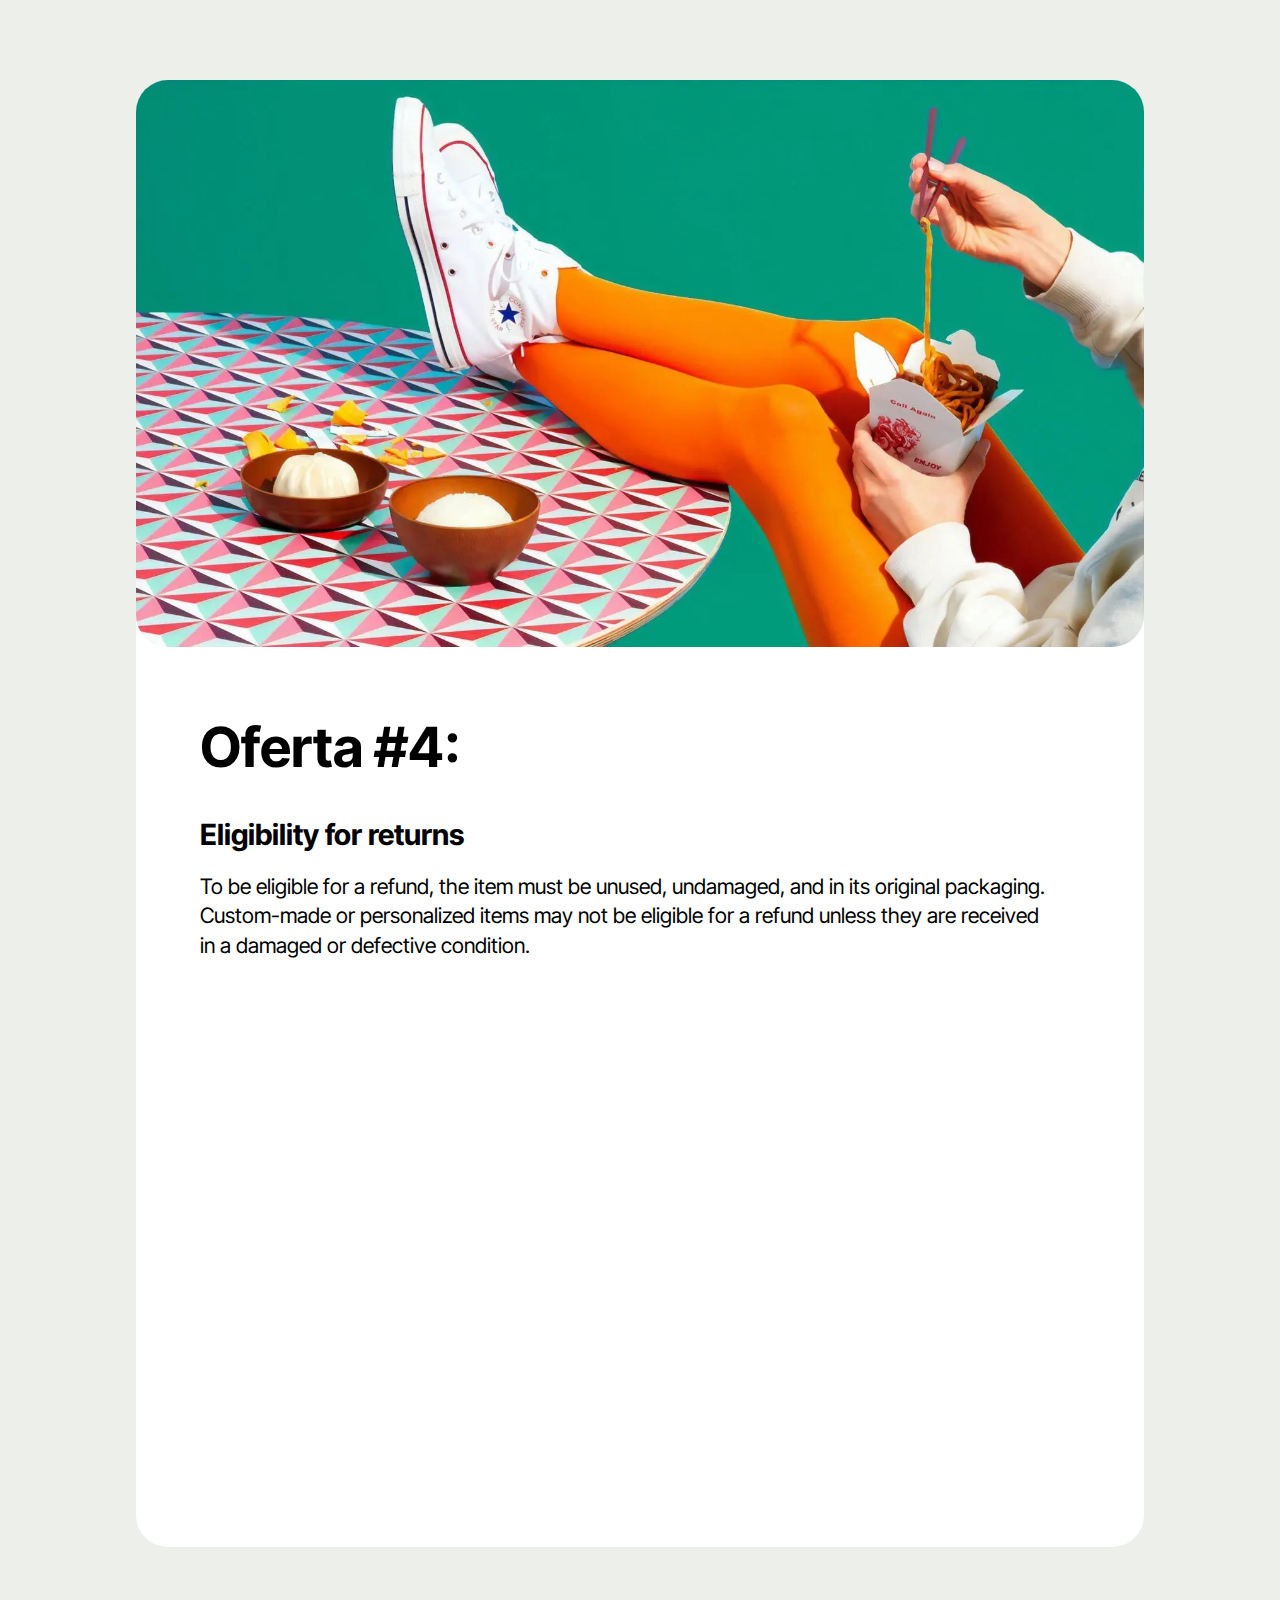
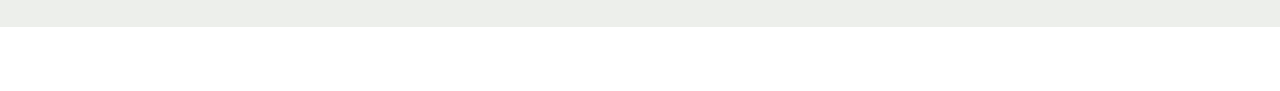
<file: page5.html>
<!DOCTYPE html>
<html  >
<head>
  <!-- Site made with Mobirise Website Builder v5.9.25, https://mobirise.com -->
  <meta charset="UTF-8">
  <meta http-equiv="X-UA-Compatible" content="IE=edge">
  <meta name="generator" content="Mobirise v5.9.25, mobirise.com">
  <meta name="viewport" content="width=device-width, initial-scale=1, minimum-scale=1">
  <link rel="shortcut icon" href="assets/images/sin-ttulo-128x128.png" type="image/x-icon">
  <meta name="description" content="">
  
  
  <title>Oferta4</title>
  <link rel="stylesheet" href="assets/bootstrap/css/bootstrap.min.css">
  <link rel="stylesheet" href="assets/bootstrap/css/bootstrap-grid.min.css">
  <link rel="stylesheet" href="assets/bootstrap/css/bootstrap-reboot.min.css">
  <link rel="stylesheet" href="assets/animatecss/animate.css">
  <link rel="stylesheet" href="assets/theme/css/style.css">
  <link rel="preload" href="https://fonts.googleapis.com/css?family=Inter+Tight:100,200,300,400,500,600,700,800,900,100i,200i,300i,400i,500i,600i,700i,800i,900i&display=swap" as="style" onload="this.onload=null;this.rel='stylesheet'">
  <noscript><link rel="stylesheet" href="https://fonts.googleapis.com/css?family=Inter+Tight:100,200,300,400,500,600,700,800,900,100i,200i,300i,400i,500i,600i,700i,800i,900i&display=swap"></noscript>
  <link rel="preload" as="style" href="assets/mobirise/css/mbr-additional.css?v=b5vmof"><link rel="stylesheet" href="assets/mobirise/css/mbr-additional.css?v=b5vmof" type="text/css">

  
  
  
</head>
<body>
  
  <section data-bs-version="5.1" class="article8 cid-uB7I4AfpWB" id="article08-20">
  

  
  
  <div class="container">
    <div class="row justify-content-center">
      <div class="card col-md-12 col-lg-10">
        <div class="card-wrapper">
          <div class="image-wrapper d-flex justify-content-center mb-4">
            <img src="assets/images/11.webp" alt="Mobirise Website Builder">
          </div>
          <div class="card-content-text">
            <h3 class="card-title mbr-fonts-style mbr-white mt-3 mb-4 display-2"><strong>Oferta #4:</strong></h3>
          <div class="row card-box align-left">
            <div class="item features-without-image col-12">
              <div class="item-wrapper">
                <h4 class="mbr-section-subtitle mbr-fonts-style mb-3 display-5">
                  <strong>Eligibility for returns</strong>
                </h4>
                <p class="mbr-text mbr-fonts-style display-7">
                  To be eligible for a refund, the item must be unused,
                  undamaged, and in its original packaging. Custom-made or
                  personalized items may not be eligible for a refund unless
                  they are received in a damaged or defective condition.
                </p>
              </div>
            </div>
            <div class="item features-without-image col-12">
              <div class="item-wrapper">
                <h4 class="mbr-section-subtitle mbr-fonts-style display-5">
                  <strong>Return process</strong>
                </h4>
                <p class="mbr-text mbr-fonts-style display-7">
                  If you wish to return an item, please follow contact our
                  customer care team within the specified return window to
                  initiate the return request. Provide the necessary
                  information, including your order number, product details, and
                  reason for return. Our customer care team will guide you
                  through the return process, providing you with a return
                  authorization and any specific instructions for packaging and
                  shipping the item back to us.
                </p>
              </div>
            </div>
            <div class="item features-without-image col-12">
              <div class="item-wrapper">
                <h4 class="mbr-section-subtitle mbr-fonts-style display-5">
                  <strong>Return shipping</strong>
                </h4>
                <p class="mbr-text mbr-fonts-style display-7">
                  When returning an item, you may be responsible for the return
                  shipping costs unless the return is due to an error on our
                  part, such as a defective or incorrect item sent. We recommend
                  using a trackable shipping method and retaining the shipping
                  receipt as proof of shipment.
                </p>
              </div>
            </div>

            <div class="mbr-section-btn mt-3"><a class="btn btn-primary display-7" href="page1.html#features04-5">Volver atrás</a></div>
          </div>
          </div>
        </div>
      </div>
    </div>
  </div>
</section><section class="display-7" style="padding: 0;align-items: center;justify-content: center;flex-wrap: wrap;    align-content: center;display: flex;position: relative;height: 4rem;"><a href="https://mobiri.se/" style="flex: 1 1;height: 4rem;position: absolute;width: 100%;z-index: 1;"><img alt="" style="height: 4rem;" src="[data-uri]"></a><p style="margin: 0;text-align: center;" class="display-7">&#8204;</p><a style="z-index:1" href="https://mobirise.com/drag-drop-website-builder.html">Drag and Drop Website Builder</a></section><script src="assets/bootstrap/js/bootstrap.bundle.min.js"></script>  <script src="assets/smoothscroll/smooth-scroll.js"></script>  <script src="assets/ytplayer/index.js"></script>  <script src="assets/theme/js/script.js"></script>  
  
  
  <input name="animation" type="hidden">
  </body>
</html>
</file>
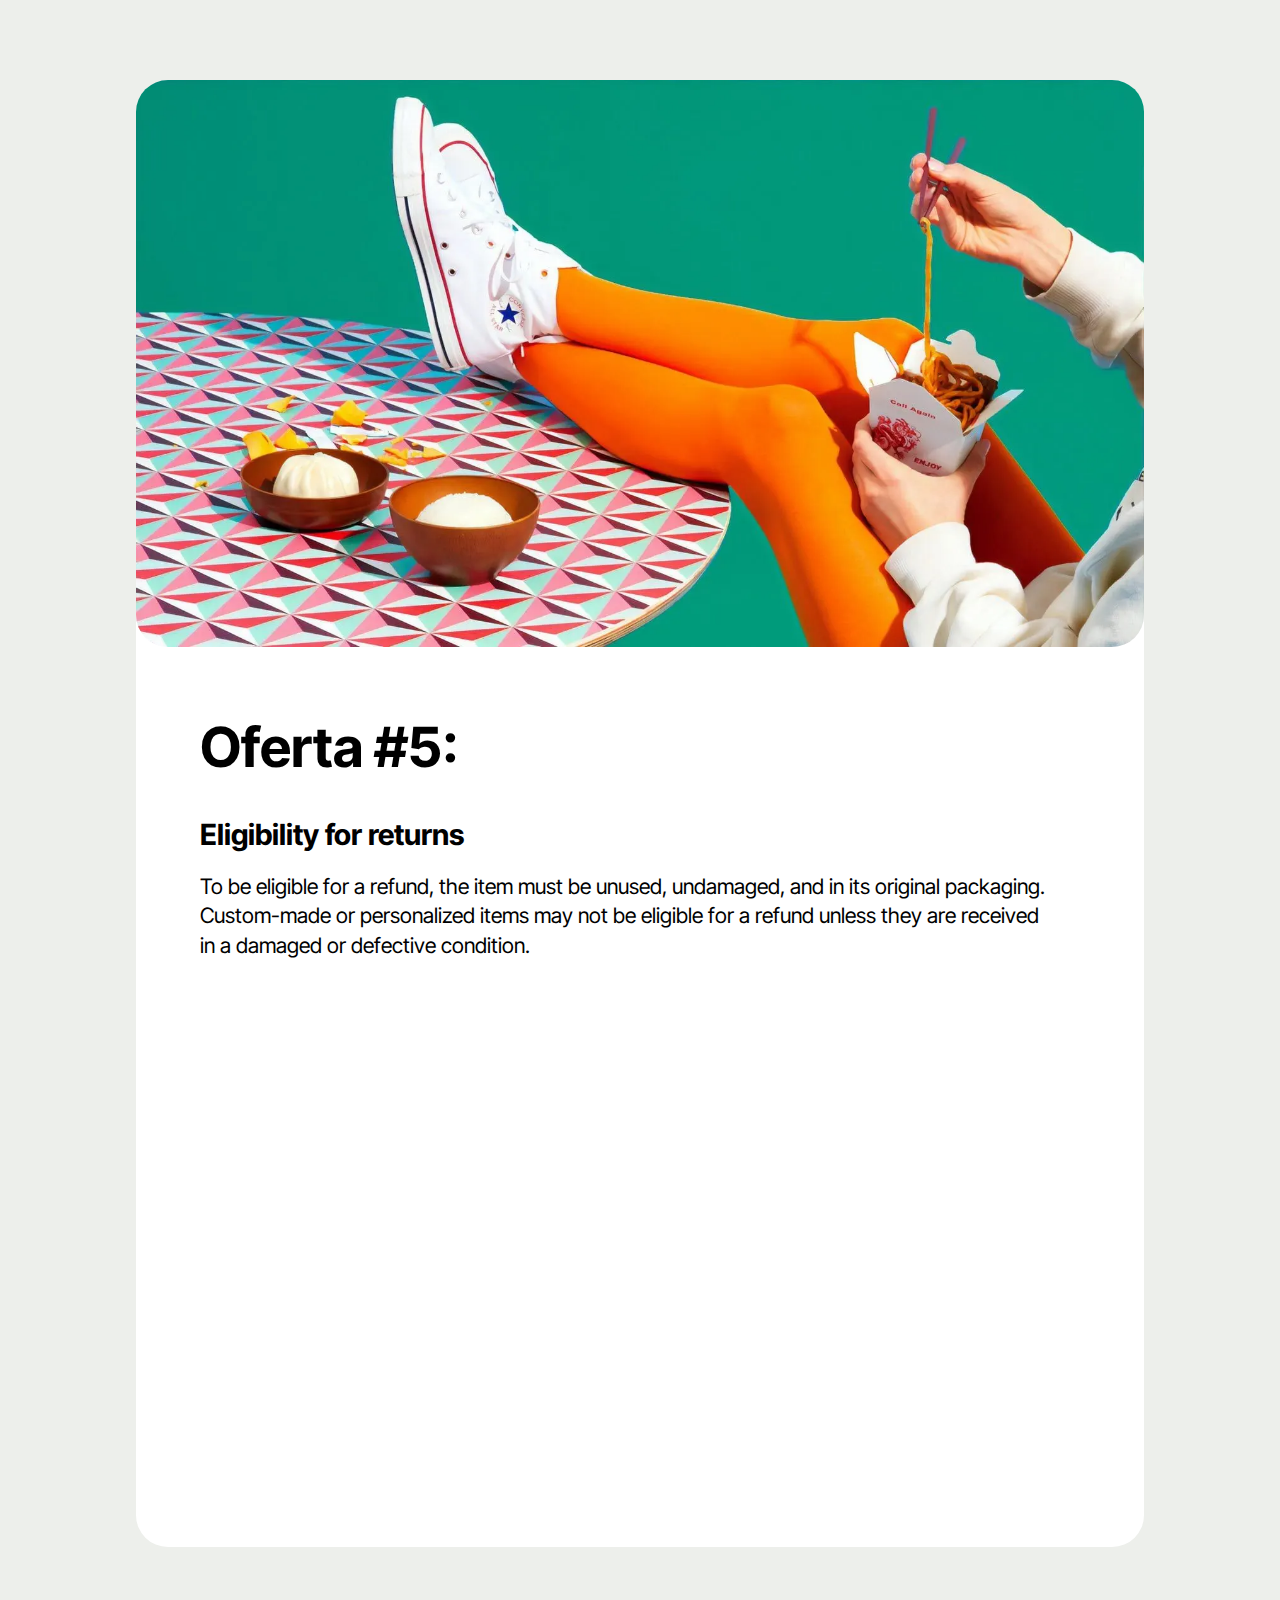
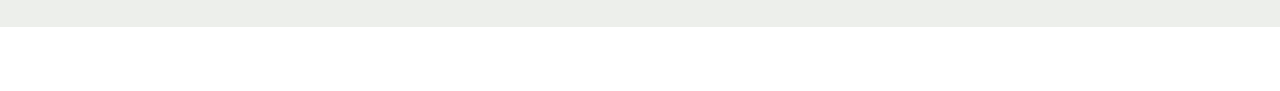
<file: page6.html>
<!DOCTYPE html>
<html  >
<head>
  <!-- Site made with Mobirise Website Builder v5.9.25, https://mobirise.com -->
  <meta charset="UTF-8">
  <meta http-equiv="X-UA-Compatible" content="IE=edge">
  <meta name="generator" content="Mobirise v5.9.25, mobirise.com">
  <meta name="viewport" content="width=device-width, initial-scale=1, minimum-scale=1">
  <link rel="shortcut icon" href="assets/images/sin-ttulo-128x128.png" type="image/x-icon">
  <meta name="description" content="">
  
  
  <title>Oferta5</title>
  <link rel="stylesheet" href="assets/bootstrap/css/bootstrap.min.css">
  <link rel="stylesheet" href="assets/bootstrap/css/bootstrap-grid.min.css">
  <link rel="stylesheet" href="assets/bootstrap/css/bootstrap-reboot.min.css">
  <link rel="stylesheet" href="assets/animatecss/animate.css">
  <link rel="stylesheet" href="assets/theme/css/style.css">
  <link rel="preload" href="https://fonts.googleapis.com/css?family=Inter+Tight:100,200,300,400,500,600,700,800,900,100i,200i,300i,400i,500i,600i,700i,800i,900i&display=swap" as="style" onload="this.onload=null;this.rel='stylesheet'">
  <noscript><link rel="stylesheet" href="https://fonts.googleapis.com/css?family=Inter+Tight:100,200,300,400,500,600,700,800,900,100i,200i,300i,400i,500i,600i,700i,800i,900i&display=swap"></noscript>
  <link rel="preload" as="style" href="assets/mobirise/css/mbr-additional.css?v=AAgSmL"><link rel="stylesheet" href="assets/mobirise/css/mbr-additional.css?v=AAgSmL" type="text/css">

  
  
  
</head>
<body>
  
  <section data-bs-version="5.1" class="article8 cid-uB7I62D6GZ" id="article08-22">
  

  
  
  <div class="container">
    <div class="row justify-content-center">
      <div class="card col-md-12 col-lg-10">
        <div class="card-wrapper">
          <div class="image-wrapper d-flex justify-content-center mb-4">
            <img src="assets/images/11.webp" alt="Mobirise Website Builder">
          </div>
          <div class="card-content-text">
            <h3 class="card-title mbr-fonts-style mbr-white mt-3 mb-4 display-2"><strong>Oferta #5:</strong></h3>
          <div class="row card-box align-left">
            <div class="item features-without-image col-12">
              <div class="item-wrapper">
                <h4 class="mbr-section-subtitle mbr-fonts-style mb-3 display-5">
                  <strong>Eligibility for returns</strong>
                </h4>
                <p class="mbr-text mbr-fonts-style display-7">
                  To be eligible for a refund, the item must be unused,
                  undamaged, and in its original packaging. Custom-made or
                  personalized items may not be eligible for a refund unless
                  they are received in a damaged or defective condition.
                </p>
              </div>
            </div>
            <div class="item features-without-image col-12">
              <div class="item-wrapper">
                <h4 class="mbr-section-subtitle mbr-fonts-style display-5">
                  <strong>Return process</strong>
                </h4>
                <p class="mbr-text mbr-fonts-style display-7">
                  If you wish to return an item, please follow contact our
                  customer care team within the specified return window to
                  initiate the return request. Provide the necessary
                  information, including your order number, product details, and
                  reason for return. Our customer care team will guide you
                  through the return process, providing you with a return
                  authorization and any specific instructions for packaging and
                  shipping the item back to us.
                </p>
              </div>
            </div>
            <div class="item features-without-image col-12">
              <div class="item-wrapper">
                <h4 class="mbr-section-subtitle mbr-fonts-style display-5">
                  <strong>Return shipping</strong>
                </h4>
                <p class="mbr-text mbr-fonts-style display-7">
                  When returning an item, you may be responsible for the return
                  shipping costs unless the return is due to an error on our
                  part, such as a defective or incorrect item sent. We recommend
                  using a trackable shipping method and retaining the shipping
                  receipt as proof of shipment.
                </p>
              </div>
            </div>

            <div class="mbr-section-btn mt-3"><a class="btn btn-primary display-7" href="page1.html#features04-5">Volver atrás</a></div>
          </div>
          </div>
        </div>
      </div>
    </div>
  </div>
</section><section class="display-7" style="padding: 0;align-items: center;justify-content: center;flex-wrap: wrap;    align-content: center;display: flex;position: relative;height: 4rem;"><a href="https://mobiri.se/" style="flex: 1 1;height: 4rem;position: absolute;width: 100%;z-index: 1;"><img alt="" style="height: 4rem;" src="[data-uri]"></a><p style="margin: 0;text-align: center;" class="display-7">&#8204;</p><a style="z-index:1" href="https://mobirise.com/html-builder.html">HTML Creator</a></section><script src="assets/bootstrap/js/bootstrap.bundle.min.js"></script>  <script src="assets/smoothscroll/smooth-scroll.js"></script>  <script src="assets/ytplayer/index.js"></script>  <script src="assets/theme/js/script.js"></script>  
  
  
  <input name="animation" type="hidden">
  </body>
</html>
</file>
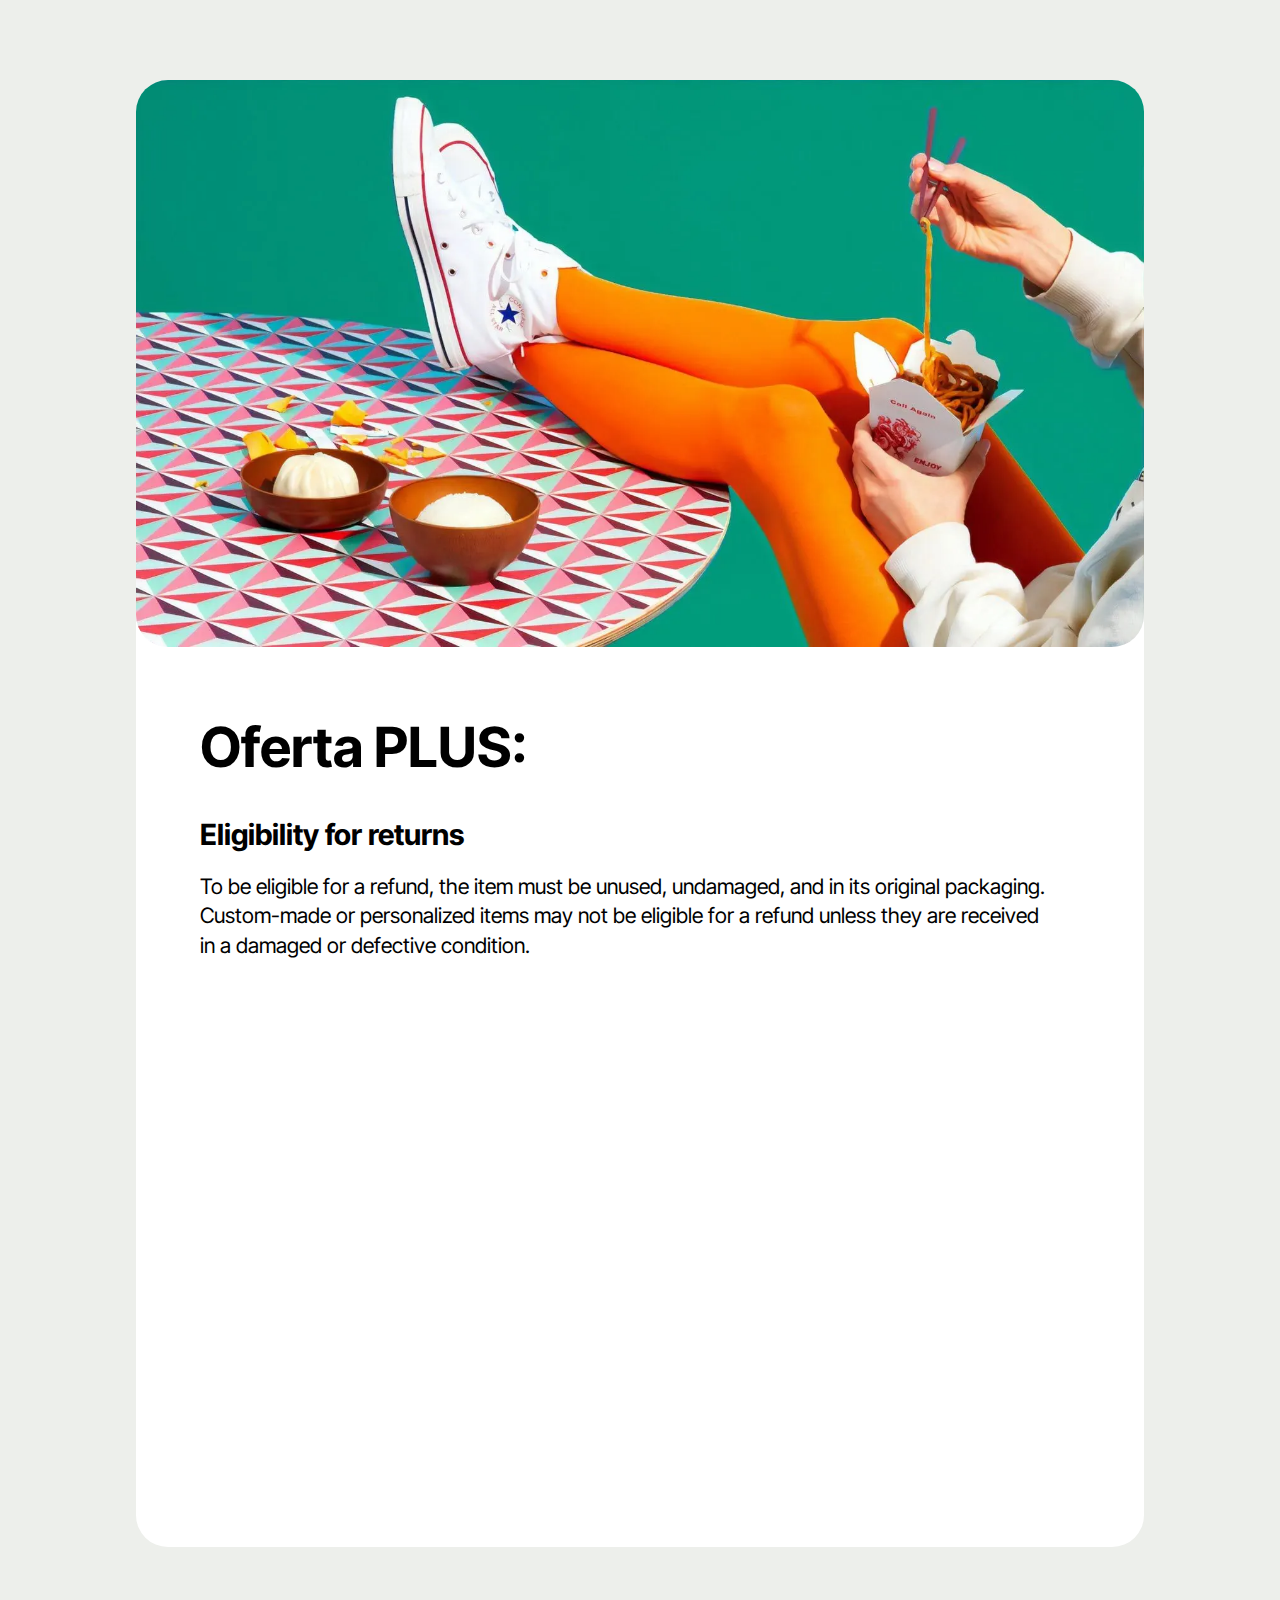
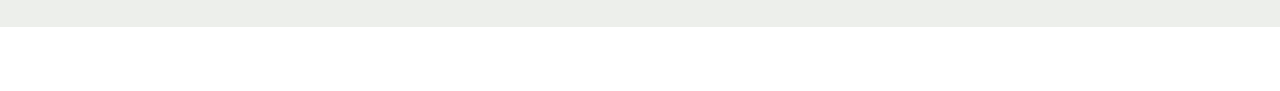
<file: page7.html>
<!DOCTYPE html>
<html  >
<head>
  <!-- Site made with Mobirise Website Builder v5.9.25, https://mobirise.com -->
  <meta charset="UTF-8">
  <meta http-equiv="X-UA-Compatible" content="IE=edge">
  <meta name="generator" content="Mobirise v5.9.25, mobirise.com">
  <meta name="viewport" content="width=device-width, initial-scale=1, minimum-scale=1">
  <link rel="shortcut icon" href="assets/images/sin-ttulo-128x128.png" type="image/x-icon">
  <meta name="description" content="">
  
  
  <title>Oferta6</title>
  <link rel="stylesheet" href="assets/bootstrap/css/bootstrap.min.css">
  <link rel="stylesheet" href="assets/bootstrap/css/bootstrap-grid.min.css">
  <link rel="stylesheet" href="assets/bootstrap/css/bootstrap-reboot.min.css">
  <link rel="stylesheet" href="assets/animatecss/animate.css">
  <link rel="stylesheet" href="assets/theme/css/style.css">
  <link rel="preload" href="https://fonts.googleapis.com/css?family=Inter+Tight:100,200,300,400,500,600,700,800,900,100i,200i,300i,400i,500i,600i,700i,800i,900i&display=swap" as="style" onload="this.onload=null;this.rel='stylesheet'">
  <noscript><link rel="stylesheet" href="https://fonts.googleapis.com/css?family=Inter+Tight:100,200,300,400,500,600,700,800,900,100i,200i,300i,400i,500i,600i,700i,800i,900i&display=swap"></noscript>
  <link rel="preload" as="style" href="assets/mobirise/css/mbr-additional.css?v=4ykoeN"><link rel="stylesheet" href="assets/mobirise/css/mbr-additional.css?v=4ykoeN" type="text/css">

  
  
  
</head>
<body>
  
  <section data-bs-version="5.1" class="article8 cid-uB7I7QZyXE" id="article08-24">
  

  
  
  <div class="container">
    <div class="row justify-content-center">
      <div class="card col-md-12 col-lg-10">
        <div class="card-wrapper">
          <div class="image-wrapper d-flex justify-content-center mb-4">
            <img src="assets/images/11.webp" alt="Mobirise Website Builder">
          </div>
          <div class="card-content-text">
            <h3 class="card-title mbr-fonts-style mbr-white mt-3 mb-4 display-2"><strong>Oferta PLUS:</strong></h3>
          <div class="row card-box align-left">
            <div class="item features-without-image col-12">
              <div class="item-wrapper">
                <h4 class="mbr-section-subtitle mbr-fonts-style mb-3 display-5">
                  <strong>Eligibility for returns</strong>
                </h4>
                <p class="mbr-text mbr-fonts-style display-7">
                  To be eligible for a refund, the item must be unused,
                  undamaged, and in its original packaging. Custom-made or
                  personalized items may not be eligible for a refund unless
                  they are received in a damaged or defective condition.
                </p>
              </div>
            </div>
            <div class="item features-without-image col-12">
              <div class="item-wrapper">
                <h4 class="mbr-section-subtitle mbr-fonts-style display-5">
                  <strong>Return process</strong>
                </h4>
                <p class="mbr-text mbr-fonts-style display-7">
                  If you wish to return an item, please follow contact our
                  customer care team within the specified return window to
                  initiate the return request. Provide the necessary
                  information, including your order number, product details, and
                  reason for return. Our customer care team will guide you
                  through the return process, providing you with a return
                  authorization and any specific instructions for packaging and
                  shipping the item back to us.
                </p>
              </div>
            </div>
            <div class="item features-without-image col-12">
              <div class="item-wrapper">
                <h4 class="mbr-section-subtitle mbr-fonts-style display-5">
                  <strong>Return shipping</strong>
                </h4>
                <p class="mbr-text mbr-fonts-style display-7">
                  When returning an item, you may be responsible for the return
                  shipping costs unless the return is due to an error on our
                  part, such as a defective or incorrect item sent. We recommend
                  using a trackable shipping method and retaining the shipping
                  receipt as proof of shipment.
                </p>
              </div>
            </div>

            <div class="mbr-section-btn mt-3"><a class="btn btn-primary display-7" href="page1.html#features04-5">Volver atrás</a></div>
          </div>
          </div>
        </div>
      </div>
    </div>
  </div>
</section><section class="display-7" style="padding: 0;align-items: center;justify-content: center;flex-wrap: wrap;    align-content: center;display: flex;position: relative;height: 4rem;"><a href="https://mobiri.se/" style="flex: 1 1;height: 4rem;position: absolute;width: 100%;z-index: 1;"><img alt="" style="height: 4rem;" src="[data-uri]"></a><p style="margin: 0;text-align: center;" class="display-7">&#8204;</p><a style="z-index:1" href="https://mobirise.com/builder/ai-website-creator.html">Free AI Website Creator</a></section><script src="assets/bootstrap/js/bootstrap.bundle.min.js"></script>  <script src="assets/smoothscroll/smooth-scroll.js"></script>  <script src="assets/ytplayer/index.js"></script>  <script src="assets/theme/js/script.js"></script>  
  
  
  <input name="animation" type="hidden">
  </body>
</html>
</file>
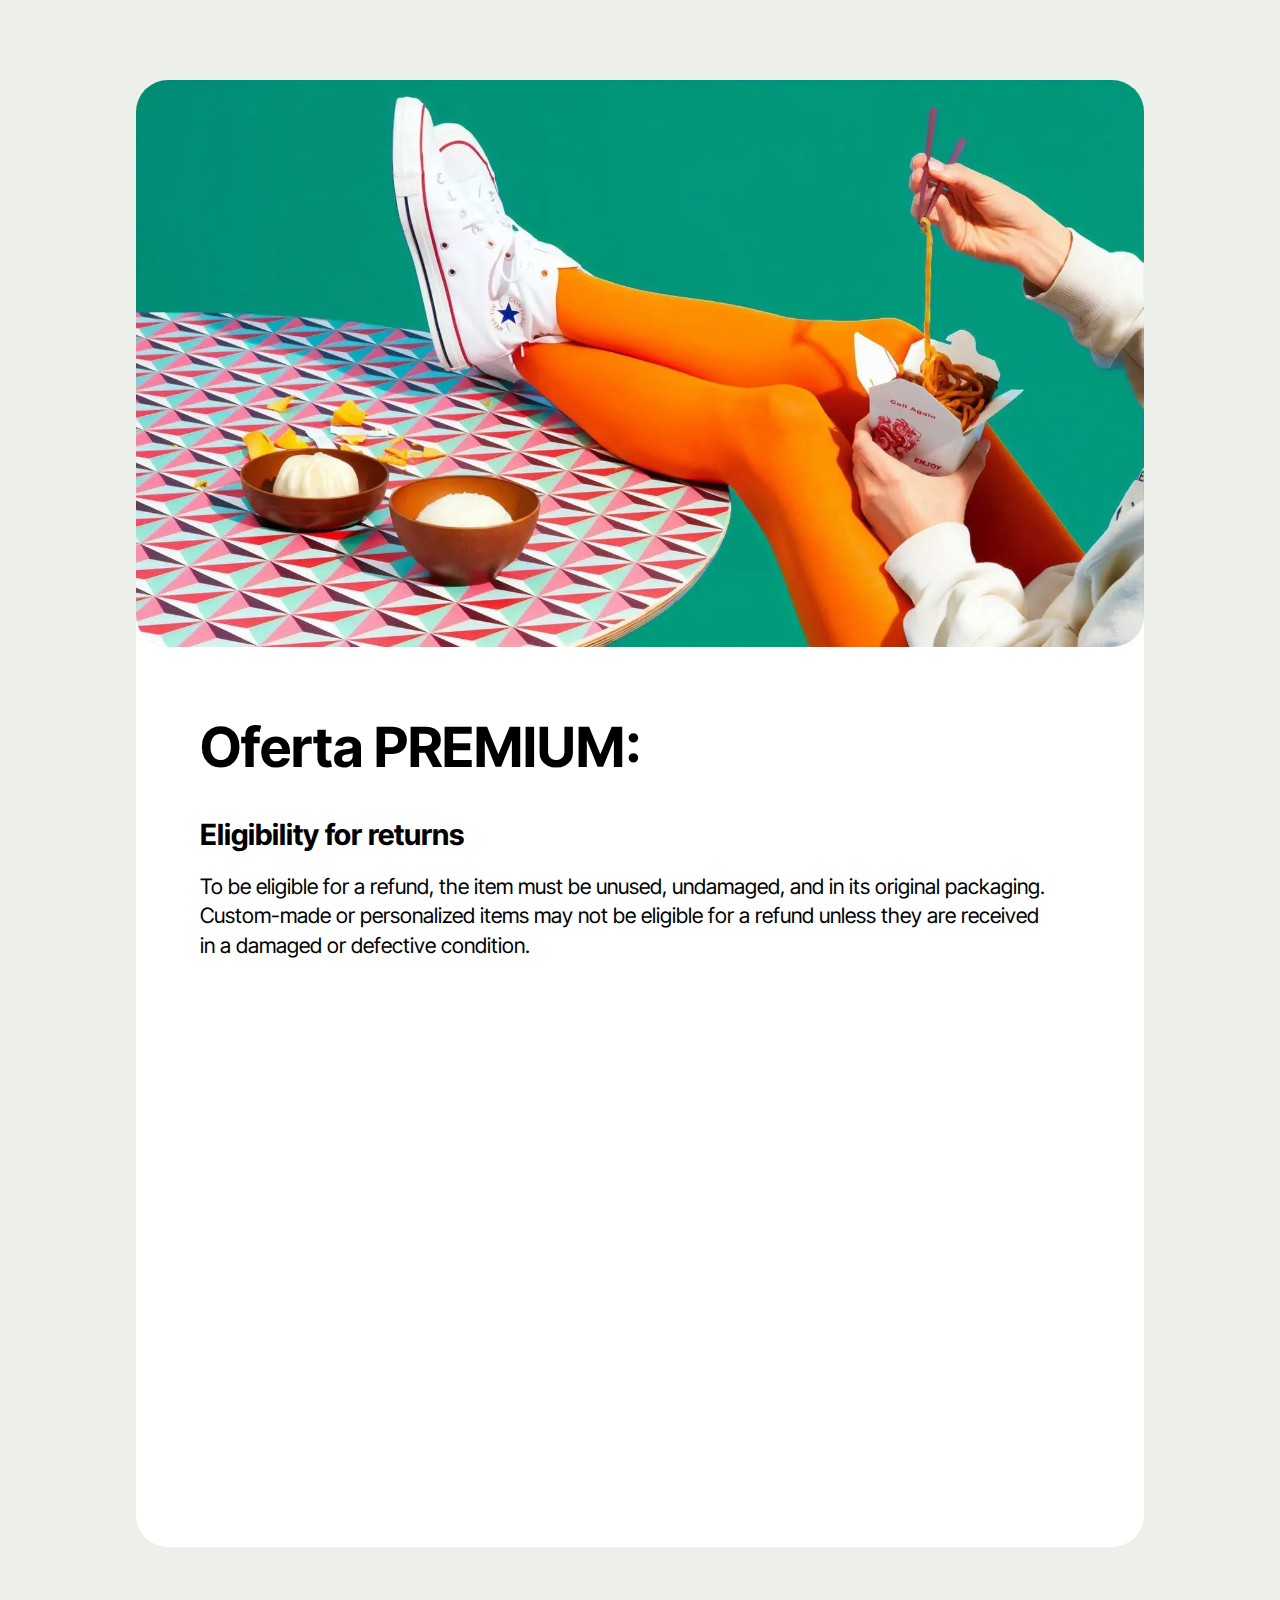
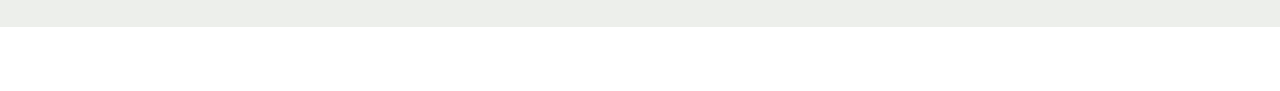
<file: page8.html>
<!DOCTYPE html>
<html  >
<head>
  <!-- Site made with Mobirise Website Builder v5.9.25, https://mobirise.com -->
  <meta charset="UTF-8">
  <meta http-equiv="X-UA-Compatible" content="IE=edge">
  <meta name="generator" content="Mobirise v5.9.25, mobirise.com">
  <meta name="viewport" content="width=device-width, initial-scale=1, minimum-scale=1">
  <link rel="shortcut icon" href="assets/images/sin-ttulo-128x128.png" type="image/x-icon">
  <meta name="description" content="">
  
  
  <title>Oferta7</title>
  <link rel="stylesheet" href="assets/bootstrap/css/bootstrap.min.css">
  <link rel="stylesheet" href="assets/bootstrap/css/bootstrap-grid.min.css">
  <link rel="stylesheet" href="assets/bootstrap/css/bootstrap-reboot.min.css">
  <link rel="stylesheet" href="assets/animatecss/animate.css">
  <link rel="stylesheet" href="assets/theme/css/style.css">
  <link rel="preload" href="https://fonts.googleapis.com/css?family=Inter+Tight:100,200,300,400,500,600,700,800,900,100i,200i,300i,400i,500i,600i,700i,800i,900i&display=swap" as="style" onload="this.onload=null;this.rel='stylesheet'">
  <noscript><link rel="stylesheet" href="https://fonts.googleapis.com/css?family=Inter+Tight:100,200,300,400,500,600,700,800,900,100i,200i,300i,400i,500i,600i,700i,800i,900i&display=swap"></noscript>
  <link rel="preload" as="style" href="assets/mobirise/css/mbr-additional.css?v=yjwjLK"><link rel="stylesheet" href="assets/mobirise/css/mbr-additional.css?v=yjwjLK" type="text/css">

  
  
  
</head>
<body>
  
  <section data-bs-version="5.1" class="article8 cid-uB7IciLHVg" id="article08-26">
  

  
  
  <div class="container">
    <div class="row justify-content-center">
      <div class="card col-md-12 col-lg-10">
        <div class="card-wrapper">
          <div class="image-wrapper d-flex justify-content-center mb-4">
            <img src="assets/images/11.webp" alt="Mobirise Website Builder">
          </div>
          <div class="card-content-text">
            <h3 class="card-title mbr-fonts-style mbr-white mt-3 mb-4 display-2"><strong>Oferta PREMIUM:</strong></h3>
          <div class="row card-box align-left">
            <div class="item features-without-image col-12">
              <div class="item-wrapper">
                <h4 class="mbr-section-subtitle mbr-fonts-style mb-3 display-5">
                  <strong>Eligibility for returns</strong>
                </h4>
                <p class="mbr-text mbr-fonts-style display-7">
                  To be eligible for a refund, the item must be unused,
                  undamaged, and in its original packaging. Custom-made or
                  personalized items may not be eligible for a refund unless
                  they are received in a damaged or defective condition.
                </p>
              </div>
            </div>
            <div class="item features-without-image col-12">
              <div class="item-wrapper">
                <h4 class="mbr-section-subtitle mbr-fonts-style display-5">
                  <strong>Return process</strong>
                </h4>
                <p class="mbr-text mbr-fonts-style display-7">
                  If you wish to return an item, please follow contact our
                  customer care team within the specified return window to
                  initiate the return request. Provide the necessary
                  information, including your order number, product details, and
                  reason for return. Our customer care team will guide you
                  through the return process, providing you with a return
                  authorization and any specific instructions for packaging and
                  shipping the item back to us.
                </p>
              </div>
            </div>
            <div class="item features-without-image col-12">
              <div class="item-wrapper">
                <h4 class="mbr-section-subtitle mbr-fonts-style display-5">
                  <strong>Return shipping</strong>
                </h4>
                <p class="mbr-text mbr-fonts-style display-7">
                  When returning an item, you may be responsible for the return
                  shipping costs unless the return is due to an error on our
                  part, such as a defective or incorrect item sent. We recommend
                  using a trackable shipping method and retaining the shipping
                  receipt as proof of shipment.
                </p>
              </div>
            </div>

            <div class="mbr-section-btn mt-3"><a class="btn btn-primary display-7" href="page1.html#features04-1o">Volver atrás</a></div>
          </div>
          </div>
        </div>
      </div>
    </div>
  </div>
</section><section class="display-7" style="padding: 0;align-items: center;justify-content: center;flex-wrap: wrap;    align-content: center;display: flex;position: relative;height: 4rem;"><a href="https://mobiri.se/" style="flex: 1 1;height: 4rem;position: absolute;width: 100%;z-index: 1;"><img alt="" style="height: 4rem;" src="[data-uri]"></a><p style="margin: 0;text-align: center;" class="display-7">&#8204;</p><a style="z-index:1" href="https://mobirise.com/builder/ai-website-generator.html">AI Website Generator</a></section><script src="assets/bootstrap/js/bootstrap.bundle.min.js"></script>  <script src="assets/smoothscroll/smooth-scroll.js"></script>  <script src="assets/ytplayer/index.js"></script>  <script src="assets/theme/js/script.js"></script>  
  
  
  <input name="animation" type="hidden">
  </body>
</html>
</file>
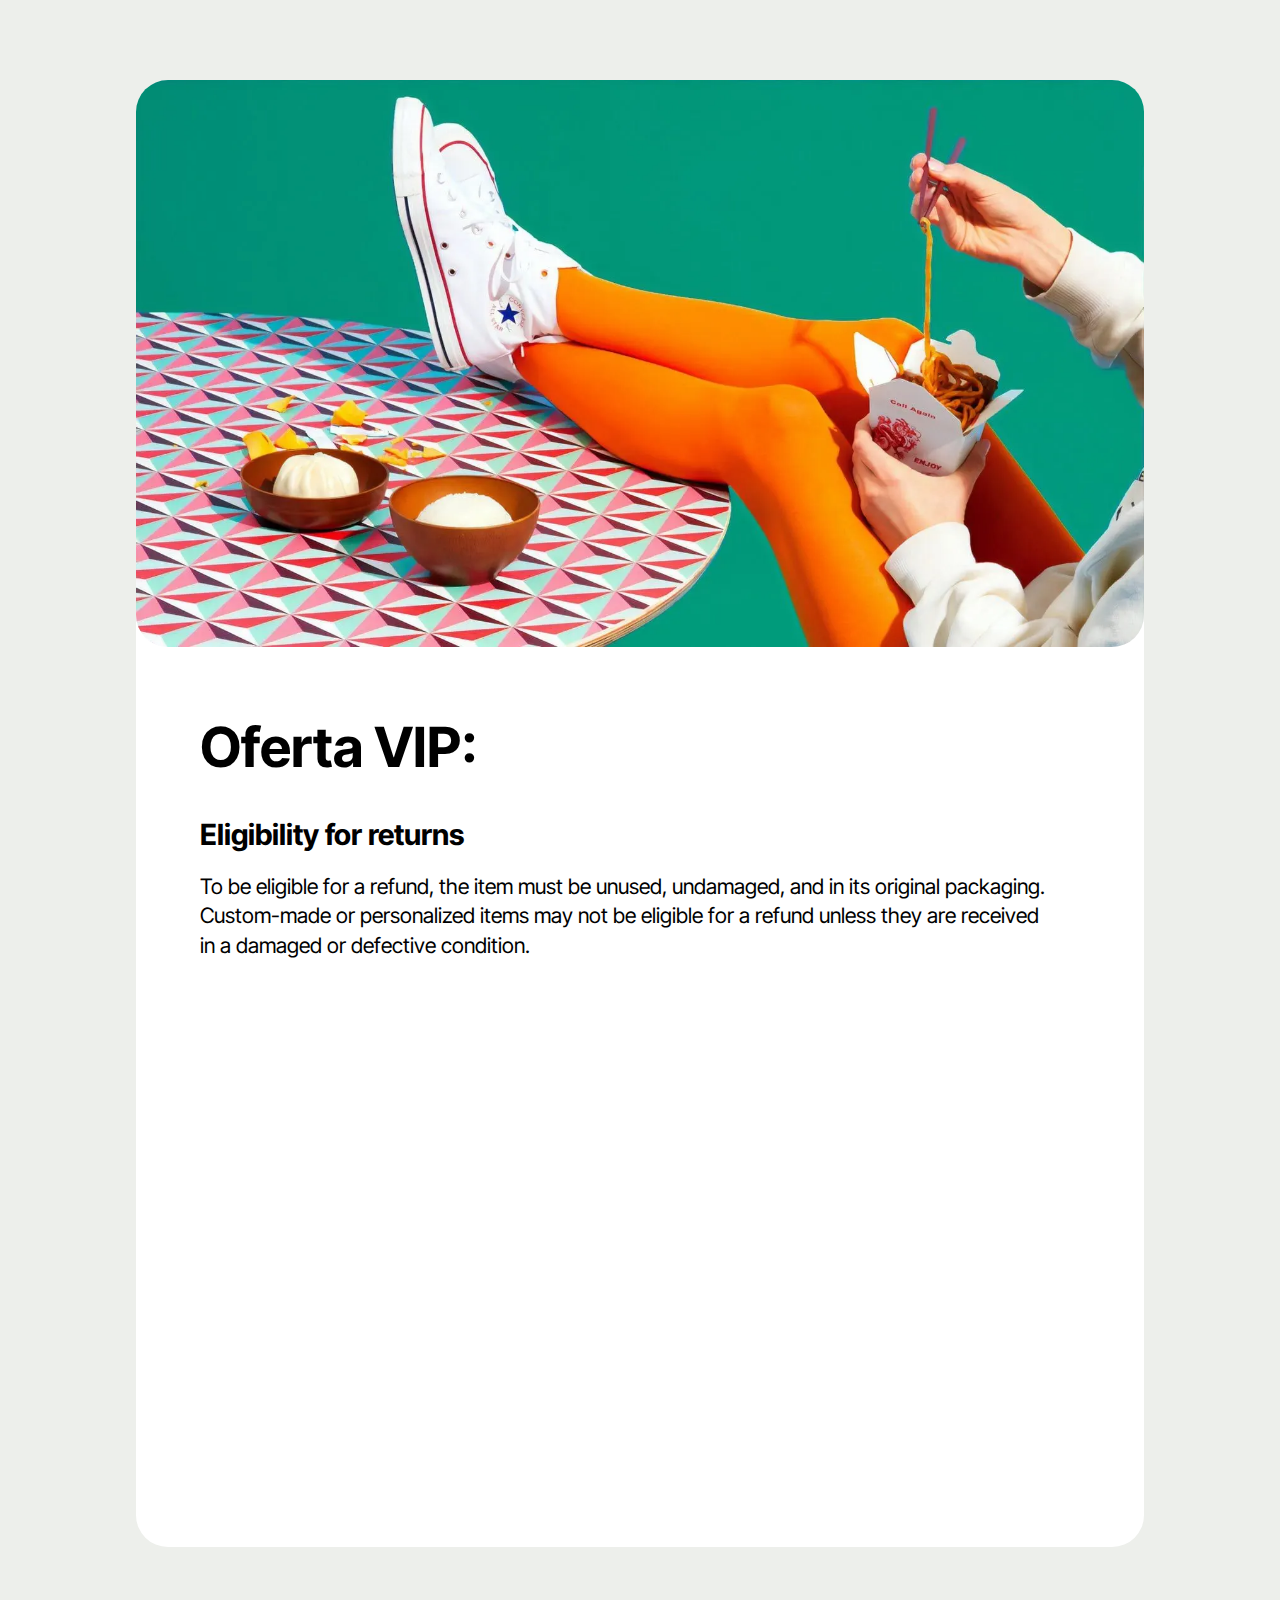
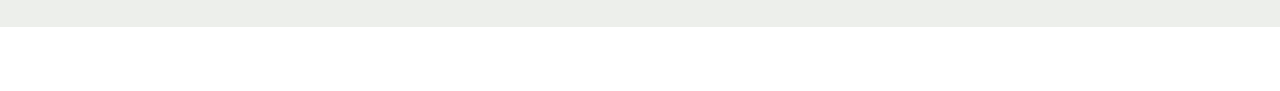
<file: page9.html>
<!DOCTYPE html>
<html  >
<head>
  <!-- Site made with Mobirise Website Builder v5.9.25, https://mobirise.com -->
  <meta charset="UTF-8">
  <meta http-equiv="X-UA-Compatible" content="IE=edge">
  <meta name="generator" content="Mobirise v5.9.25, mobirise.com">
  <meta name="viewport" content="width=device-width, initial-scale=1, minimum-scale=1">
  <link rel="shortcut icon" href="assets/images/sin-ttulo-128x128.png" type="image/x-icon">
  <meta name="description" content="">
  
  
  <title>Oferta8</title>
  <link rel="stylesheet" href="assets/bootstrap/css/bootstrap.min.css">
  <link rel="stylesheet" href="assets/bootstrap/css/bootstrap-grid.min.css">
  <link rel="stylesheet" href="assets/bootstrap/css/bootstrap-reboot.min.css">
  <link rel="stylesheet" href="assets/animatecss/animate.css">
  <link rel="stylesheet" href="assets/theme/css/style.css">
  <link rel="preload" href="https://fonts.googleapis.com/css?family=Inter+Tight:100,200,300,400,500,600,700,800,900,100i,200i,300i,400i,500i,600i,700i,800i,900i&display=swap" as="style" onload="this.onload=null;this.rel='stylesheet'">
  <noscript><link rel="stylesheet" href="https://fonts.googleapis.com/css?family=Inter+Tight:100,200,300,400,500,600,700,800,900,100i,200i,300i,400i,500i,600i,700i,800i,900i&display=swap"></noscript>
  <link rel="preload" as="style" href="assets/mobirise/css/mbr-additional.css?v=kF22IF"><link rel="stylesheet" href="assets/mobirise/css/mbr-additional.css?v=kF22IF" type="text/css">

  
  
  
</head>
<body>
  
  <section data-bs-version="5.1" class="article8 cid-uB7IdISBXz" id="article08-28">
  

  
  
  <div class="container">
    <div class="row justify-content-center">
      <div class="card col-md-12 col-lg-10">
        <div class="card-wrapper">
          <div class="image-wrapper d-flex justify-content-center mb-4">
            <img src="assets/images/11.webp" alt="Mobirise Website Builder">
          </div>
          <div class="card-content-text">
            <h3 class="card-title mbr-fonts-style mbr-white mt-3 mb-4 display-2"><strong>Oferta VIP:</strong></h3>
          <div class="row card-box align-left">
            <div class="item features-without-image col-12">
              <div class="item-wrapper">
                <h4 class="mbr-section-subtitle mbr-fonts-style mb-3 display-5">
                  <strong>Eligibility for returns</strong>
                </h4>
                <p class="mbr-text mbr-fonts-style display-7">
                  To be eligible for a refund, the item must be unused,
                  undamaged, and in its original packaging. Custom-made or
                  personalized items may not be eligible for a refund unless
                  they are received in a damaged or defective condition.
                </p>
              </div>
            </div>
            <div class="item features-without-image col-12">
              <div class="item-wrapper">
                <h4 class="mbr-section-subtitle mbr-fonts-style display-5">
                  <strong>Return process</strong>
                </h4>
                <p class="mbr-text mbr-fonts-style display-7">
                  If you wish to return an item, please follow contact our
                  customer care team within the specified return window to
                  initiate the return request. Provide the necessary
                  information, including your order number, product details, and
                  reason for return. Our customer care team will guide you
                  through the return process, providing you with a return
                  authorization and any specific instructions for packaging and
                  shipping the item back to us.
                </p>
              </div>
            </div>
            <div class="item features-without-image col-12">
              <div class="item-wrapper">
                <h4 class="mbr-section-subtitle mbr-fonts-style display-5">
                  <strong>Return shipping</strong>
                </h4>
                <p class="mbr-text mbr-fonts-style display-7">
                  When returning an item, you may be responsible for the return
                  shipping costs unless the return is due to an error on our
                  part, such as a defective or incorrect item sent. We recommend
                  using a trackable shipping method and retaining the shipping
                  receipt as proof of shipment.
                </p>
              </div>
            </div>

            <div class="mbr-section-btn mt-3"><a class="btn btn-primary display-7" href="page1.html#features04-1o">Volver atrás</a></div>
          </div>
          </div>
        </div>
      </div>
    </div>
  </div>
</section><section class="display-7" style="padding: 0;align-items: center;justify-content: center;flex-wrap: wrap;    align-content: center;display: flex;position: relative;height: 4rem;"><a href="https://mobiri.se/" style="flex: 1 1;height: 4rem;position: absolute;width: 100%;z-index: 1;"><img alt="" style="height: 4rem;" src="[data-uri]"></a><p style="margin: 0;text-align: center;" class="display-7">&#8204;</p><a style="z-index:1" href="https://mobirise.com/builder/ai-website-generator.html">AI Website Generator</a></section><script src="assets/bootstrap/js/bootstrap.bundle.min.js"></script>  <script src="assets/smoothscroll/smooth-scroll.js"></script>  <script src="assets/ytplayer/index.js"></script>  <script src="assets/theme/js/script.js"></script>  
  
  
  <input name="animation" type="hidden">
  </body>
</html>
</file>
<file: assets/web/assets/mobirise-icons2/mobirise2.css>
@font-face {
  font-family: 'Moririse2';
  font-display: swap;
  src:  url('mobirise2.eot?f2bix4');
  src:  url('mobirise2.eot?f2bix4#iefix') format('embedded-opentype'),
    url('mobirise2.ttf?f2bix4') format('truetype'),
    url('mobirise2.woff?f2bix4') format('woff'),
    url('mobirise2.svg?f2bix4#mobirise2') format('svg');
  font-weight: normal;
  font-style: normal;
}

[class^="mobi-"], [class*=" mobi-"] {
  /* use !important to prevent issues with browser extensions that change fonts */
  font-family: 'Moririse2' !important;
  speak: none;
  font-style: normal;
  font-weight: normal;
  font-variant: normal;
  text-transform: none;
  line-height: 1;

  /* Better Font Rendering =========== */
  -webkit-font-smoothing: antialiased;
  -moz-osx-font-smoothing: grayscale;
}

.mobi-mbri-add-submenu:before {
  content: "\e900";
}
.mobi-mbri-alert:before {
  content: "\e901";
}
.mobi-mbri-align-center:before {
  content: "\e902";
}
.mobi-mbri-align-justify:before {
  content: "\e903";
}
.mobi-mbri-align-left:before {
  content: "\e904";
}
.mobi-mbri-align-right:before {
  content: "\e905";
}
.mobi-mbri-android:before {
  content: "\e906";
}
.mobi-mbri-apple:before {
  content: "\e907";
}
.mobi-mbri-arrow-down:before {
  content: "\e908";
}
.mobi-mbri-arrow-next:before {
  content: "\e909";
}
.mobi-mbri-arrow-prev:before {
  content: "\e90a";
}
.mobi-mbri-arrow-up:before {
  content: "\e90b";
}
.mobi-mbri-bold:before {
  content: "\e90c";
}
.mobi-mbri-bookmark:before {
  content: "\e90d";
}
.mobi-mbri-bootstrap:before {
  content: "\e90e";
}
.mobi-mbri-briefcase:before {
  content: "\e90f";
}
.mobi-mbri-browse:before {
  content: "\e910";
}
.mobi-mbri-bulleted-list:before {
  content: "\e911";
}
.mobi-mbri-calendar:before {
  content: "\e912";
}
.mobi-mbri-camera:before {
  content: "\e913";
}
.mobi-mbri-cart-add:before {
  content: "\e914";
}
.mobi-mbri-cart-full:before {
  content: "\e915";
}
.mobi-mbri-cash:before {
  content: "\e916";
}
.mobi-mbri-change-style:before {
  content: "\e917";
}
.mobi-mbri-chat:before {
  content: "\e918";
}
.mobi-mbri-clock:before {
  content: "\e919";
}
.mobi-mbri-close:before {
  content: "\e91a";
}
.mobi-mbri-cloud:before {
  content: "\e91b";
}
.mobi-mbri-code:before {
  content: "\e91c";
}
.mobi-mbri-contact-form:before {
  content: "\e91d";
}
.mobi-mbri-credit-card:before {
  content: "\e91e";
}
.mobi-mbri-cursor-click:before {
  content: "\e91f";
}
.mobi-mbri-cust-feedback:before {
  content: "\e920";
}
.mobi-mbri-database:before {
  content: "\e921";
}
.mobi-mbri-delivery:before {
  content: "\e922";
}
.mobi-mbri-desktop:before {
  content: "\e923";
}
.mobi-mbri-devices:before {
  content: "\e924";
}
.mobi-mbri-down:before {
  content: "\e925";
}
.mobi-mbri-download-2:before {
  content: "\e926";
}
.mobi-mbri-download:before {
  content: "\e927";
}
.mobi-mbri-drag-n-drop-2:before {
  content: "\e928";
}
.mobi-mbri-drag-n-drop:before {
  content: "\e929";
}
.mobi-mbri-edit-2:before {
  content: "\e92a";
}
.mobi-mbri-edit:before {
  content: "\e92b";
}
.mobi-mbri-error:before {
  content: "\e92c";
}
.mobi-mbri-extension:before {
  content: "\e92d";
}
.mobi-mbri-features:before {
  content: "\e92e";
}
.mobi-mbri-file:before {
  content: "\e92f";
}
.mobi-mbri-flag:before {
  content: "\e930";
}
.mobi-mbri-folder:before {
  content: "\e931";
}
.mobi-mbri-gift:before {
  content: "\e932";
}
.mobi-mbri-github:before {
  content: "\e933";
}
.mobi-mbri-globe-2:before {
  content: "\e934";
}
.mobi-mbri-globe:before {
  content: "\e935";
}
.mobi-mbri-growing-chart:before {
  content: "\e936";
}
.mobi-mbri-hearth:before {
  content: "\e937";
}
.mobi-mbri-help:before {
  content: "\e938";
}
.mobi-mbri-home:before {
  content: "\e939";
}
.mobi-mbri-hot-cup:before {
  content: "\e93a";
}
.mobi-mbri-idea:before {
  content: "\e93b";
}
.mobi-mbri-image-gallery:before {
  content: "\e93c";
}
.mobi-mbri-image-slider:before {
  content: "\e93d";
}
.mobi-mbri-info:before {
  content: "\e93e";
}
.mobi-mbri-italic:before {
  content: "\e93f";
}
.mobi-mbri-key:before {
  content: "\e940";
}
.mobi-mbri-laptop:before {
  content: "\e941";
}
.mobi-mbri-layers:before {
  content: "\e942";
}
.mobi-mbri-left-right:before {
  content: "\e943";
}
.mobi-mbri-left:before {
  content: "\e944";
}
.mobi-mbri-letter:before {
  content: "\e945";
}
.mobi-mbri-like:before {
  content: "\e946";
}
.mobi-mbri-link:before {
  content: "\e947";
}
.mobi-mbri-lock:before {
  content: "\e948";
}
.mobi-mbri-login:before {
  content: "\e949";
}
.mobi-mbri-logout:before {
  content: "\e94a";
}
.mobi-mbri-magic-stick:before {
  content: "\e94b";
}
.mobi-mbri-map-pin:before {
  content: "\e94c";
}
.mobi-mbri-menu:before {
  content: "\e94d";
}
.mobi-mbri-mobile-2:before {
  content: "\e94e";
}
.mobi-mbri-mobile-horizontal:before {
  content: "\e94f";
}
.mobi-mbri-mobile:before {
  content: "\e950";
}
.mobi-mbri-mobirise:before {
  content: "\e951";
}
.mobi-mbri-more-horizontal:before {
  content: "\e952";
}
.mobi-mbri-more-vertical:before {
  content: "\e953";
}
.mobi-mbri-music:before {
  content: "\e954";
}
.mobi-mbri-new-file:before {
  content: "\e955";
}
.mobi-mbri-numbered-list:before {
  content: "\e956";
}
.mobi-mbri-opened-folder:before {
  content: "\e957";
}
.mobi-mbri-pages:before {
  content: "\e958";
}
.mobi-mbri-paper-plane:before {
  content: "\e959";
}
.mobi-mbri-paperclip:before {
  content: "\e95a";
}
.mobi-mbri-phone:before {
  content: "\e95b";
}
.mobi-mbri-photo:before {
  content: "\e95c";
}
.mobi-mbri-photos:before {
  content: "\e95d";
}
.mobi-mbri-pin:before {
  content: "\e95e";
}
.mobi-mbri-play:before {
  content: "\e95f";
}
.mobi-mbri-plus:before {
  content: "\e960";
}
.mobi-mbri-preview:before {
  content: "\e961";
}
.mobi-mbri-print:before {
  content: "\e962";
}
.mobi-mbri-protect:before {
  content: "\e963";
}
.mobi-mbri-question:before {
  content: "\e964";
}
.mobi-mbri-quote-left:before {
  content: "\e965";
}
.mobi-mbri-quote-right:before {
  content: "\e966";
}
.mobi-mbri-redo:before {
  content: "\e967";
}
.mobi-mbri-refresh:before {
  content: "\e968";
}
.mobi-mbri-responsive-2:before {
  content: "\e969";
}
.mobi-mbri-responsive:before {
  content: "\e96a";
}
.mobi-mbri-right:before {
  content: "\e96b";
}
.mobi-mbri-rocket:before {
  content: "\e96c";
}
.mobi-mbri-sad-face:before {
  content: "\e96d";
}
.mobi-mbri-sale:before {
  content: "\e96e";
}
.mobi-mbri-save:before {
  content: "\e96f";
}
.mobi-mbri-search:before {
  content: "\e970";
}
.mobi-mbri-setting-2:before {
  content: "\e971";
}
.mobi-mbri-setting-3:before {
  content: "\e972";
}
.mobi-mbri-setting:before {
  content: "\e973";
}
.mobi-mbri-share:before {
  content: "\e974";
}
.mobi-mbri-shopping-bag:before {
  content: "\e975";
}
.mobi-mbri-shopping-basket:before {
  content: "\e976";
}
.mobi-mbri-shopping-cart:before {
  content: "\e977";
}
.mobi-mbri-sites:before {
  content: "\e978";
}
.mobi-mbri-smile-face:before {
  content: "\e979";
}
.mobi-mbri-speed:before {
  content: "\e97a";
}
.mobi-mbri-star:before {
  content: "\e97b";
}
.mobi-mbri-success:before {
  content: "\e97c";
}
.mobi-mbri-sun:before {
  content: "\e97d";
}
.mobi-mbri-sun2:before {
  content: "\e97e";
}
.mobi-mbri-tablet-vertical:before {
  content: "\e97f";
}
.mobi-mbri-tablet:before {
  content: "\e980";
}
.mobi-mbri-target:before {
  content: "\e981";
}
.mobi-mbri-timer:before {
  content: "\e982";
}
.mobi-mbri-to-ftp:before {
  content: "\e983";
}
.mobi-mbri-to-local-drive:before {
  content: "\e984";
}
.mobi-mbri-touch-swipe:before {
  content: "\e985";
}
.mobi-mbri-touch:before {
  content: "\e986";
}
.mobi-mbri-trash:before {
  content: "\e987";
}
.mobi-mbri-underline:before {
  content: "\e988";
}
.mobi-mbri-undo:before {
  content: "\e989";
}
.mobi-mbri-unlink:before {
  content: "\e98a";
}
.mobi-mbri-unlock:before {
  content: "\e98b";
}
.mobi-mbri-up-down:before {
  content: "\e98c";
}
.mobi-mbri-up:before {
  content: "\e98d";
}
.mobi-mbri-update:before {
  content: "\e98e";
}
.mobi-mbri-upload-2:before {
  content: "\e98f";
}
.mobi-mbri-upload:before {
  content: "\e990";
}
.mobi-mbri-user-2:before {
  content: "\e991";
}
.mobi-mbri-user:before {
  content: "\e992";
}
.mobi-mbri-users:before {
  content: "\e993";
}
.mobi-mbri-video-play:before {
  content: "\e994";
}
.mobi-mbri-video:before {
  content: "\e995";
}
.mobi-mbri-watch:before {
  content: "\e996";
}
.mobi-mbri-website-theme-2:before {
  content: "\e997";
}
.mobi-mbri-website-theme:before {
  content: "\e998";
}
.mobi-mbri-wifi:before {
  content: "\e999";
}
.mobi-mbri-windows:before {
  content: "\e99a";
}
.mobi-mbri-zoom-in:before {
  content: "\e99b";
}
.mobi-mbri-zoom-out:before {
  content: "\e99c";
}
</file>
<file: assets/dropdown/css/style.css>
.navbar-dropdown {
  left: 0;
  padding: 0;
  position: absolute;
  right: 0;
  top: 0;
  transition: all 0.45s ease;
  z-index: 1030;
  background: #282828; }
  .navbar-dropdown .navbar-logo {
    margin-right: 0.8rem;
    transition: margin 0.3s ease-in-out;
    vertical-align: middle; }
    .navbar-dropdown .navbar-logo img {
      height: 3.125rem;
      transition: all 0.3s ease-in-out; }
    .navbar-dropdown .navbar-logo.mbr-iconfont {
      font-size: 3.125rem;
      line-height: 3.125rem; }
  .navbar-dropdown .navbar-caption {
    font-weight: 700;
    white-space: normal;
    vertical-align: -4px;
    line-height: 3.125rem !important; }
    .navbar-dropdown .navbar-caption, .navbar-dropdown .navbar-caption:hover {
      color: inherit;
      text-decoration: none; }
  .navbar-dropdown .mbr-iconfont + .navbar-caption {
    vertical-align: -1px; }
  .navbar-dropdown.navbar-fixed-top {
    position: fixed; }
  .navbar-dropdown .navbar-brand span {
    vertical-align: -4px; }
  .navbar-dropdown.bg-color.transparent {
    background: none; }
  .navbar-dropdown.navbar-short .navbar-brand {
    padding: 0.625rem 0; }
    .navbar-dropdown.navbar-short .navbar-brand span {
      vertical-align: -1px; }
  .navbar-dropdown.navbar-short .navbar-caption {
    line-height: 2.375rem !important;
    vertical-align: -2px; }
  .navbar-dropdown.navbar-short .navbar-logo {
    margin-right: 0.5rem; }
    .navbar-dropdown.navbar-short .navbar-logo img {
      height: 2.375rem; }
    .navbar-dropdown.navbar-short .navbar-logo.mbr-iconfont {
      font-size: 2.375rem;
      line-height: 2.375rem; }
  .navbar-dropdown.navbar-short .mbr-table-cell {
    height: 3.625rem; }
  .navbar-dropdown .navbar-close {
    left: 0.6875rem;
    position: fixed;
    top: 0.75rem;
    z-index: 1000; }
  .navbar-dropdown .hamburger-icon {
    content: "";
    display: inline-block;
    vertical-align: middle;
    width: 16px;
    -webkit-box-shadow: 0 -6px 0 1px #282828,0 0 0 1px #282828,0 6px 0 1px #282828;
    -moz-box-shadow: 0 -6px 0 1px #282828,0 0 0 1px #282828,0 6px 0 1px #282828;
    box-shadow: 0 -6px 0 1px #282828,0 0 0 1px #282828,0 6px 0 1px #282828; }

.dropdown-menu .dropdown-toggle[data-toggle="dropdown-submenu"]::after {
  border-bottom: 0.35em solid transparent;
  border-left: 0.35em solid;
  border-right: 0;
  border-top: 0.35em solid transparent;
  margin-left: 0.3rem; }

.dropdown-menu .dropdown-item:focus {
  outline: 0; }

.nav-dropdown {
  font-size: 0.75rem;
  font-weight: 500;
  height: auto !important; }
  .nav-dropdown .nav-btn {
    padding-left: 1rem; }
  .nav-dropdown .link {
    margin: .667em 1.667em;
    font-weight: 500;
    padding: 0;
    transition: color .2s ease-in-out; }
    .nav-dropdown .link.dropdown-toggle {
      margin-right: 2.583em; }
      .nav-dropdown .link.dropdown-toggle::after {
        margin-left: .25rem;
        border-top: 0.35em solid;
        border-right: 0.35em solid transparent;
        border-left: 0.35em solid transparent;
        border-bottom: 0; }
      .nav-dropdown .link.dropdown-toggle[aria-expanded="true"] {
        margin: 0;
        padding: 0.667em 3.263em  0.667em 1.667em; }
  .nav-dropdown .link::after,
  .nav-dropdown .dropdown-item::after {
    color: inherit; }
  .nav-dropdown .btn {
    font-size: 0.75rem;
    font-weight: 700;
    letter-spacing: 0;
    margin-bottom: 0;
    padding-left: 1.25rem;
    padding-right: 1.25rem; }
  .nav-dropdown .dropdown-menu {
    border-radius: 0;
    border: 0;
    left: 0;
    margin: 0;
    padding-bottom: 1.25rem;
    padding-top: 1.25rem;
    position: relative; }
  .nav-dropdown .dropdown-submenu {
    margin-left: 0.125rem;
    top: 0; }
  .nav-dropdown .dropdown-item {
    font-weight: 500;
    line-height: 2;
    padding: 0.3846em 4.615em 0.3846em 1.5385em;
    position: relative;
    transition: color .2s ease-in-out, background-color .2s ease-in-out; }
    .nav-dropdown .dropdown-item::after {
      margin-top: -0.3077em;
      position: absolute;
      right: 1.1538em;
      top: 50%; }
    .nav-dropdown .dropdown-item:focus, .nav-dropdown .dropdown-item:hover {
      background: none; }

@media (max-width: 767px) {
  .nav-dropdown.navbar-toggleable-sm {
    bottom: 0;
    display: none;
    left: 0;
    overflow-x: hidden;
    position: fixed;
    top: 0;
    transform: translateX(-100%);
    -ms-transform: translateX(-100%);
    -webkit-transform: translateX(-100%);
    width: 18.75rem;
    z-index: 999; } }
.nav-dropdown.navbar-toggleable-xl {
  bottom: 0;
  display: none;
  left: 0;
  overflow-x: hidden;
  position: fixed;
  top: 0;
  transform: translateX(-100%);
  -ms-transform: translateX(-100%);
  -webkit-transform: translateX(-100%);
  width: 18.75rem;
  z-index: 999; }

.nav-dropdown-sm {
  display: block !important;
  overflow-x: hidden;
  overflow: auto;
  padding-top: 3.875rem; }
  .nav-dropdown-sm::after {
    content: "";
    display: block;
    height: 3rem;
    width: 100%; }
  .nav-dropdown-sm.collapse.in ~ .navbar-close {
    display: block !important; }
  .nav-dropdown-sm.collapsing, .nav-dropdown-sm.collapse.in {
    transform: translateX(0);
    -ms-transform: translateX(0);
    -webkit-transform: translateX(0);
    transition: all 0.25s ease-out;
    -webkit-transition: all 0.25s ease-out;
    background: #282828; }
  .nav-dropdown-sm.collapsing[aria-expanded="false"] {
    transform: translateX(-100%);
    -ms-transform: translateX(-100%);
    -webkit-transform: translateX(-100%); }
  .nav-dropdown-sm .nav-item {
    display: block;
    margin-left: 0 !important;
    padding-left: 0; }
  .nav-dropdown-sm .link,
  .nav-dropdown-sm .dropdown-item {
    border-top: 1px dotted rgba(255, 255, 255, 0.1);
    font-size: 0.8125rem;
    line-height: 1.6;
    margin: 0 !important;
    padding: 0.875rem 2.4rem 0.875rem 1.5625rem !important;
    position: relative;
    white-space: normal; }
    .nav-dropdown-sm .link:focus, .nav-dropdown-sm .link:hover,
    .nav-dropdown-sm .dropdown-item:focus,
    .nav-dropdown-sm .dropdown-item:hover {
      background: rgba(0, 0, 0, 0.2) !important;
      color: #c0a375; }
  .nav-dropdown-sm .nav-btn {
    position: relative;
    padding: 1.5625rem 1.5625rem 0 1.5625rem; }
    .nav-dropdown-sm .nav-btn::before {
      border-top: 1px dotted rgba(255, 255, 255, 0.1);
      content: "";
      left: 0;
      position: absolute;
      top: 0;
      width: 100%; }
    .nav-dropdown-sm .nav-btn + .nav-btn {
      padding-top: 0.625rem; }
      .nav-dropdown-sm .nav-btn + .nav-btn::before {
        display: none; }
  .nav-dropdown-sm .btn {
    padding: 0.625rem 0; }
  .nav-dropdown-sm .dropdown-toggle[data-toggle="dropdown-submenu"]::after {
    margin-left: .25rem;
    border-top: 0.35em solid;
    border-right: 0.35em solid transparent;
    border-left: 0.35em solid transparent;
    border-bottom: 0; }
  .nav-dropdown-sm .dropdown-toggle[data-toggle="dropdown-submenu"][aria-expanded="true"]::after {
    border-top: 0;
    border-right: 0.35em solid transparent;
    border-left: 0.35em solid transparent;
    border-bottom: 0.35em solid; }
  .nav-dropdown-sm .dropdown-menu {
    margin: 0;
    padding: 0;
    position: relative;
    top: 0;
    left: 0;
    width: 100%;
    border: 0;
    float: none;
    border-radius: 0;
    background: none; }
  .nav-dropdown-sm .dropdown-submenu {
    left: 100%;
    margin-left: 0.125rem;
    margin-top: -1.25rem;
    top: 0; }

.navbar-toggleable-sm .nav-dropdown .dropdown-menu {
  position: absolute; }

.navbar-toggleable-sm .nav-dropdown .dropdown-submenu {
  left: 100%;
  margin-left: 0.125rem;
  margin-top: -1.25rem;
  top: 0; }

.navbar-toggleable-sm.opened .nav-dropdown .dropdown-menu {
  position: relative; }

.navbar-toggleable-sm.opened .nav-dropdown .dropdown-submenu {
  left: 0;
  margin-left: 00rem;
  margin-top: 0rem;
  top: 0; }

.is-builder .nav-dropdown.collapsing {
  transition: none !important; }
</file>
<file: assets/theme/css/style.css>
@charset "UTF-8";
section {
  background-color: #ffffff;
}

body {
  font-style: normal;
  line-height: 1.5;
  font-weight: 400;
  color: #232323;
  position: relative;
}

button {
  background-color: transparent;
  border-color: transparent;
}

.embla__button,
.carousel-control {
  background-color: #edefea !important;
  opacity: 0.8 !important;
  color: #464845 !important;
  border-color: #edefea !important;
}

.carousel .close,
.modalWindow .close {
  background-color: #edefea !important;
  color: #464845 !important;
  border-color: #edefea !important;
  opacity: 0.8 !important;
}

.carousel .close:hover,
.modalWindow .close:hover {
  opacity: 1 !important;
}

.carousel-indicators li {
  background-color: #edefea !important;
  border: 2px solid #464845 !important;
}

.carousel-indicators li:hover,
.carousel-indicators li:active {
  opacity: 0.8 !important;
}

.embla__button:hover,
.carousel-control:hover {
  background-color: #edefea !important;
  opacity: 1 !important;
}

.modalWindow-video-container {
  height: 80%;
}

section,
.container,
.container-fluid {
  position: relative;
  word-wrap: break-word;
}

a.mbr-iconfont:hover {
  text-decoration: none;
}

.article .lead p,
.article .lead ul,
.article .lead ol,
.article .lead pre,
.article .lead blockquote {
  margin-bottom: 0;
}

a {
  font-style: normal;
  font-weight: 400;
  cursor: pointer;
}
a, a:hover {
  text-decoration: none;
}

.mbr-section-title {
  font-style: normal;
  line-height: 1.3;
}

.mbr-section-subtitle {
  line-height: 1.3;
}

.mbr-text {
  font-style: normal;
  line-height: 1.7;
}

h1,
h2,
h3,
h4,
h5,
h6,
.display-1,
.display-2,
.display-4,
.display-5,
.display-7,
span,
p,
a {
  line-height: 1;
  word-break: break-word;
  word-wrap: break-word;
  font-weight: 400;
}

b,
strong {
  font-weight: bold;
}

input:-webkit-autofill, input:-webkit-autofill:hover, input:-webkit-autofill:focus, input:-webkit-autofill:active {
  transition-delay: 9999s;
  -webkit-transition-property: background-color, color;
  transition-property: background-color, color;
}

textarea[type=hidden] {
  display: none;
}

section {
  background-position: 50% 50%;
  background-repeat: no-repeat;
  background-size: cover;
}
section .mbr-background-video,
section .mbr-background-video-preview {
  position: absolute;
  bottom: 0;
  left: 0;
  right: 0;
  top: 0;
}

.hidden {
  visibility: hidden;
}

.mbr-z-index20 {
  z-index: 20;
}

/*! Base colors */
.mbr-white {
  color: #ffffff;
}

.mbr-black {
  color: #111111;
}

.mbr-bg-white {
  background-color: #ffffff;
}

.mbr-bg-black {
  background-color: #000000;
}

/*! Text-aligns */
.align-left {
  text-align: left;
}

.align-center {
  text-align: center;
}

.align-right {
  text-align: right;
}

/*! Font-weight  */
.mbr-light {
  font-weight: 300;
}

.mbr-regular {
  font-weight: 400;
}

.mbr-semibold {
  font-weight: 500;
}

.mbr-bold {
  font-weight: 700;
}

/*! Media  */
.media-content {
  flex-basis: 100%;
}

.media-container-row {
  display: flex;
  flex-direction: row;
  flex-wrap: wrap;
  justify-content: center;
  align-content: center;
  align-items: start;
}
.media-container-row .media-size-item {
  width: 400px;
}

.media-container-column {
  display: flex;
  flex-direction: column;
  flex-wrap: wrap;
  justify-content: center;
  align-content: center;
  align-items: stretch;
}
.media-container-column > * {
  width: 100%;
}

@media (min-width: 992px) {
  .media-container-row {
    flex-wrap: nowrap;
  }
}
figure {
  margin-bottom: 0;
  overflow: hidden;
}

figure[mbr-media-size] {
  transition: width 0.1s;
}

img,
iframe {
  display: block;
  width: 100%;
}

.card {
  background-color: transparent;
  border: none;
}

.card-box {
  width: 100%;
}

.card-img {
  text-align: center;
  flex-shrink: 0;
  -webkit-flex-shrink: 0;
}

.media {
  max-width: 100%;
  margin: 0 auto;
}

.mbr-figure {
  align-self: center;
}

.media-container > div {
  max-width: 100%;
}

.mbr-figure img,
.card-img img {
  width: 100%;
}

@media (max-width: 991px) {
  .media-size-item {
    width: auto !important;
  }
  .media {
    width: auto;
  }
  .mbr-figure {
    width: 100% !important;
  }
}
/*! Buttons */
.mbr-section-btn {
  margin-left: -0.6rem;
  margin-right: -0.6rem;
  font-size: 0;
}

.btn {
  font-weight: 600;
  border-width: 1px;
  font-style: normal;
  margin: 0.6rem 0.6rem;
  white-space: normal;
  transition: all 0.2s ease-in-out;
  display: inline-flex;
  align-items: center;
  justify-content: center;
  word-break: break-word;
}

.btn-sm {
  font-weight: 600;
  letter-spacing: 0px;
  transition: all 0.3s ease-in-out;
}

.btn-md {
  font-weight: 600;
  letter-spacing: 0px;
  transition: all 0.3s ease-in-out;
}

.btn-lg {
  font-weight: 600;
  letter-spacing: 0px;
  transition: all 0.3s ease-in-out;
}

.btn-form {
  margin: 0;
}
.btn-form:hover {
  cursor: pointer;
}

nav .mbr-section-btn {
  margin-left: 0rem;
  margin-right: 0rem;
}

/*! Btn icon margin */
.btn .mbr-iconfont,
.btn.btn-sm .mbr-iconfont {
  order: 1;
  cursor: pointer;
  margin-left: 0.5rem;
  vertical-align: sub;
}

.btn.btn-md .mbr-iconfont,
.btn.btn-md .mbr-iconfont {
  margin-left: 0.8rem;
}

.mbr-regular {
  font-weight: 400;
}

.mbr-semibold {
  font-weight: 500;
}

.mbr-bold {
  font-weight: 700;
}

[type=submit] {
  -webkit-appearance: none;
}

/*! Full-screen */
.mbr-fullscreen .mbr-overlay {
  min-height: 100vh;
}

.mbr-fullscreen {
  display: flex;
  display: -moz-flex;
  display: -ms-flex;
  display: -o-flex;
  align-items: center;
  min-height: 100vh;
  padding-top: 3rem;
  padding-bottom: 3rem;
}

/*! Map */
.map {
  height: 25rem;
  position: relative;
}
.map iframe {
  width: 100%;
  height: 100%;
}

/*! Scroll to top arrow */
.mbr-arrow-up {
  bottom: 25px;
  right: 90px;
  position: fixed;
  text-align: right;
  z-index: 5000;
  color: #ffffff;
  font-size: 22px;
}

.mbr-arrow-up a {
  background: rgba(0, 0, 0, 0.2);
  border-radius: 50%;
  color: #fff;
  display: inline-block;
  height: 60px;
  width: 60px;
  border: 2px solid #fff;
  outline-style: none !important;
  position: relative;
  text-decoration: none;
  transition: all 0.3s ease-in-out;
  cursor: pointer;
  text-align: center;
}
.mbr-arrow-up a:hover {
  background-color: rgba(0, 0, 0, 0.4);
}
.mbr-arrow-up a i {
  line-height: 60px;
}

.mbr-arrow-up-icon {
  display: block;
  color: #fff;
}

.mbr-arrow-up-icon::before {
  content: "›";
  display: inline-block;
  font-family: serif;
  font-size: 22px;
  line-height: 1;
  font-style: normal;
  position: relative;
  top: 6px;
  left: -4px;
  transform: rotate(-90deg);
}

/*! Arrow Down */
.mbr-arrow {
  position: absolute;
  bottom: 45px;
  left: 50%;
  width: 60px;
  height: 60px;
  cursor: pointer;
  background-color: rgba(80, 80, 80, 0.5);
  border-radius: 50%;
  transform: translateX(-50%);
}
@media (max-width: 767px) {
  .mbr-arrow {
    display: none;
  }
}
.mbr-arrow > a {
  display: inline-block;
  text-decoration: none;
  outline-style: none;
  animation: arrowdown 1.7s ease-in-out infinite;
  color: #ffffff;
}
.mbr-arrow > a > i {
  position: absolute;
  top: -2px;
  left: 15px;
  font-size: 2rem;
}

#scrollToTop a i::before {
  content: "";
  position: absolute;
  display: block;
  border-bottom: 2.5px solid #fff;
  border-left: 2.5px solid #fff;
  width: 27.8%;
  height: 27.8%;
  left: 50%;
  top: 51%;
  transform: translateY(-30%) translateX(-50%) rotate(135deg);
}

@keyframes arrowdown {
  0% {
    transform: translateY(0px);
  }
  50% {
    transform: translateY(-5px);
  }
  100% {
    transform: translateY(0px);
  }
}
@media (max-width: 500px) {
  .mbr-arrow-up {
    left: 0;
    right: 0;
    text-align: center;
  }
}
/*Gradients animation*/
@keyframes gradient-animation {
  from {
    background-position: 0% 100%;
    animation-timing-function: ease-in-out;
  }
  to {
    background-position: 100% 0%;
    animation-timing-function: ease-in-out;
  }
}
.bg-gradient {
  background-size: 200% 200%;
  animation: gradient-animation 5s infinite alternate;
  -webkit-animation: gradient-animation 5s infinite alternate;
}

.menu .navbar-brand {
  display: -webkit-flex;
}
.menu .navbar-brand span {
  display: flex;
  display: -webkit-flex;
}
.menu .navbar-brand .navbar-caption-wrap {
  display: -webkit-flex;
}
.menu .navbar-brand .navbar-logo img {
  display: -webkit-flex;
  width: auto;
}
@media (min-width: 768px) and (max-width: 991px) {
  .menu .navbar-toggleable-sm .navbar-nav {
    display: -ms-flexbox;
  }
}
@media (max-width: 991px) {
  .menu .navbar-collapse {
    max-height: 93.5vh;
  }
  .menu .navbar-collapse.show {
    overflow: auto;
  }
}
@media (min-width: 992px) {
  .menu .navbar-nav.nav-dropdown {
    display: -webkit-flex;
  }
  .menu .navbar-toggleable-sm .navbar-collapse {
    display: -webkit-flex !important;
  }
  .menu .collapsed .navbar-collapse {
    max-height: 93.5vh;
  }
  .menu .collapsed .navbar-collapse.show {
    overflow: auto;
  }
}
@media (max-width: 767px) {
  .menu .navbar-collapse {
    max-height: 80vh;
  }
}

.nav-link .mbr-iconfont {
  margin-right: 0.5rem;
}

.navbar {
  display: -webkit-flex;
  -webkit-flex-wrap: wrap;
  -webkit-align-items: center;
  -webkit-justify-content: space-between;
}

.navbar-collapse {
  -webkit-flex-basis: 100%;
  -webkit-flex-grow: 1;
  -webkit-align-items: center;
}

.nav-dropdown .link {
  padding: 0.667em 1.667em !important;
  margin: 0 !important;
}

.nav {
  display: -webkit-flex;
  -webkit-flex-wrap: wrap;
}

.row {
  display: -webkit-flex;
  -webkit-flex-wrap: wrap;
}

.justify-content-center {
  -webkit-justify-content: center;
}

.form-inline {
  display: -webkit-flex;
}

.card-wrapper {
  -webkit-flex: 1;
}

.carousel-control {
  z-index: 10;
  display: -webkit-flex;
}

.carousel-controls {
  display: -webkit-flex;
}

.media {
  display: -webkit-flex;
}

.form-group:focus {
  outline: none;
}

.jq-selectbox__select {
  padding: 7px 0;
  position: relative;
}

.jq-selectbox__dropdown {
  overflow: hidden;
  border-radius: 10px;
  position: absolute;
  top: 100%;
  left: 0 !important;
  width: 100% !important;
}

.jq-selectbox__trigger-arrow {
  right: 0;
  transform: translateY(-50%);
}

.jq-selectbox li {
  padding: 1.07em 0.5em;
}

input[type=range] {
  padding-left: 0 !important;
  padding-right: 0 !important;
}

.modal-dialog,
.modal-content {
  height: 100%;
}

.modal-dialog .carousel-inner {
  height: calc(100vh - 1.75rem);
}
@media (max-width: 575px) {
  .modal-dialog .carousel-inner {
    height: calc(100vh - 1rem);
  }
}

.carousel-item {
  text-align: center;
}

.carousel-item img {
  margin: auto;
}

.navbar-toggler {
  align-self: flex-start;
  padding: 0.25rem 0.75rem;
  font-size: 1.25rem;
  line-height: 1;
  background: transparent;
  border: 1px solid transparent;
  border-radius: 0.25rem;
}

.navbar-toggler:focus,
.navbar-toggler:hover {
  text-decoration: none;
  box-shadow: none;
}

.navbar-toggler-icon {
  display: inline-block;
  width: 1.5em;
  height: 1.5em;
  vertical-align: middle;
  content: "";
  background: no-repeat center center;
  background-size: 100% 100%;
}

.navbar-toggler-left {
  position: absolute;
  left: 1rem;
}

.navbar-toggler-right {
  position: absolute;
  right: 1rem;
}

.card-img {
  width: auto;
}

.menu .navbar.collapsed:not(.beta-menu) {
  flex-direction: column;
}

.carousel-item.active,
.carousel-item-next,
.carousel-item-prev {
  display: flex;
}

.note-air-layout .dropup .dropdown-menu,
.note-air-layout .navbar-fixed-bottom .dropdown .dropdown-menu {
  bottom: initial !important;
}

html,
body {
  height: auto;
  min-height: 100vh;
}

.dropup .dropdown-toggle::after {
  display: none;
}

.form-asterisk {
  font-family: initial;
  position: absolute;
  top: -2px;
  font-weight: normal;
}

.form-control-label {
  position: relative;
  cursor: pointer;
  margin-bottom: 0.357em;
  padding: 0;
}

.alert {
  color: #ffffff;
  border-radius: 0;
  border: 0;
  font-size: 1.1rem;
  line-height: 1.5;
  margin-bottom: 1.875rem;
  padding: 1.25rem;
  position: relative;
  text-align: center;
}
.alert.alert-form::after {
  background-color: inherit;
  bottom: -7px;
  content: "";
  display: block;
  height: 14px;
  left: 50%;
  margin-left: -7px;
  position: absolute;
  transform: rotate(45deg);
  width: 14px;
}

.form-control {
  background-color: #ffffff;
  background-clip: border-box;
  color: #232323;
  line-height: 1rem !important;
  height: auto;
  padding: 1.2rem 2rem;
  transition: border-color 0.25s ease 0s;
  border: 1px solid transparent !important;
  border-radius: 4px;
  box-shadow: rgba(0, 0, 0, 0.07) 0px 1px 1px 0px, rgba(0, 0, 0, 0.07) 0px 1px 3px 0px, rgba(0, 0, 0, 0.03) 0px 0px 0px 1px;
}
.form-active .form-control:invalid {
  border-color: red;
}

.row > * {
  padding-right: 1rem;
  padding-left: 1rem;
}

form .row {
  margin-left: -0.6rem;
  margin-right: -0.6rem;
}
form .row [class*=col] {
  padding-left: 0.6rem;
  padding-right: 0.6rem;
}

form .mbr-section-btn {
  padding-left: 0.6rem;
  padding-right: 0.6rem;
}

form .form-check-input {
  margin-top: 0.5;
}

textarea.form-control {
  line-height: 1.5rem !important;
}

.form-group {
  margin-bottom: 1.2rem;
}

.form-control,
form .btn {
  min-height: 48px;
}

.gdpr-block label span.textGDPR input[name=gdpr] {
  top: 7px;
}

.form-control:focus {
  box-shadow: none;
}

:focus {
  outline: none;
}

.mbr-overlay {
  background-color: #000;
  bottom: 0;
  left: 0;
  opacity: 0.5;
  position: absolute;
  right: 0;
  top: 0;
  z-index: 0;
  pointer-events: none;
}

blockquote {
  font-style: italic;
  padding: 3rem;
  font-size: 1.09rem;
  position: relative;
  border-left: 3px solid;
}

ul,
ol,
pre,
blockquote {
  margin-bottom: 2.3125rem;
}

.mt-4 {
  margin-top: 2rem !important;
}

.mb-4 {
  margin-bottom: 2rem !important;
}

.container,
.container-fluid {
  padding-left: 16px;
  padding-right: 16px;
}

.row {
  margin-left: -16px;
  margin-right: -16px;
}
.row > [class*=col] {
  padding-left: 16px;
  padding-right: 16px;
}

@media (min-width: 992px) {
  .container-fluid {
    padding-left: 32px;
    padding-right: 32px;
  }
}
@media (max-width: 991px) {
  .mbr-container {
    padding-left: 16px;
    padding-right: 16px;
  }
}
.app-video-wrapper > img {
  opacity: 1;
}

.app-video-wrapper {
  background: transparent;
}

.item {
  position: relative;
}

.dropdown-menu .dropdown-menu {
  left: 100%;
}

.dropdown-item + .dropdown-menu {
  display: none;
}

.dropdown-item:hover + .dropdown-menu,
.dropdown-menu:hover {
  display: block;
}

@media (min-aspect-ratio: 16/9) {
  .mbr-video-foreground {
    height: 300% !important;
    top: -100% !important;
  }
}
@media (max-aspect-ratio: 16/9) {
  .mbr-video-foreground {
    width: 300% !important;
    left: -100% !important;
  }
}.engine {
	position: absolute;
	text-indent: -2400px;
	text-align: center;
	padding: 0;
	top: 0;
	left: -2400px;
}
</file>
<file: assets/mobirise/css/mbr-additional.css>
.btn {
  border-width: 2px;
}
img,
.card-wrap,
.card-wrapper,
.video-wrapper,
.mbr-figure iframe,
.google-map iframe,
.slide-content,
.plan,
.card,
.item-wrapper {
  border-radius: 2rem !important;
}
.video-wrapper {
  overflow: hidden;
}
body {
  font-family: Inter Tight;
}
.display-1 {
  font-family: 'Inter Tight', sans-serif;
  font-size: 5rem;
  line-height: 1;
}
.display-1 > .mbr-iconfont {
  font-size: 6.25rem;
}
.display-2 {
  font-family: 'Inter Tight', sans-serif;
  font-size: 4rem;
  line-height: 1;
}
.display-2 > .mbr-iconfont {
  font-size: 5rem;
}
.display-4 {
  font-family: 'Inter Tight', sans-serif;
  font-size: 1.4rem;
  line-height: 1.5;
}
.display-4 > .mbr-iconfont {
  font-size: 1.75rem;
}
.display-5 {
  font-family: 'Inter Tight', sans-serif;
  font-size: 2rem;
  line-height: 1.5;
}
.display-5 > .mbr-iconfont {
  font-size: 2.5rem;
}
.display-7 {
  font-family: 'Inter Tight', sans-serif;
  font-size: 1.4rem;
  line-height: 1.3;
}
.display-7 > .mbr-iconfont {
  font-size: 1.75rem;
}
/* ---- Fluid typography for mobile devices ---- */
/* 1.4 - font scale ratio ( bootstrap == 1.42857 ) */
/* 100vw - current viewport width */
/* (48 - 20)  48 == 48rem == 768px, 20 == 20rem == 320px(minimal supported viewport) */
/* 0.65 - min scale variable, may vary */
@media (max-width: 992px) {
  .display-1 {
    font-size: 4rem;
  }
}
@media (max-width: 768px) {
  .display-1 {
    font-size: 3.5rem;
    font-size: calc( 2.4rem + (5 - 2.4) * ((100vw - 20rem) / (48 - 20)));
    line-height: calc( 1.1 * (2.4rem + (5 - 2.4) * ((100vw - 20rem) / (48 - 20))));
  }
  .display-2 {
    font-size: 3.2rem;
    font-size: calc( 2.05rem + (4 - 2.05) * ((100vw - 20rem) / (48 - 20)));
    line-height: calc( 1.3 * (2.05rem + (4 - 2.05) * ((100vw - 20rem) / (48 - 20))));
  }
  .display-4 {
    font-size: 1.12rem;
    font-size: calc( 1.14rem + (1.4 - 1.14) * ((100vw - 20rem) / (48 - 20)));
    line-height: calc( 1.4 * (1.14rem + (1.4 - 1.14) * ((100vw - 20rem) / (48 - 20))));
  }
  .display-5 {
    font-size: 1.6rem;
    font-size: calc( 1.35rem + (2 - 1.35) * ((100vw - 20rem) / (48 - 20)));
    line-height: calc( 1.4 * (1.35rem + (2 - 1.35) * ((100vw - 20rem) / (48 - 20))));
  }
  .display-7 {
    font-size: 1.12rem;
    font-size: calc( 1.14rem + (1.4 - 1.14) * ((100vw - 20rem) / (48 - 20)));
    line-height: calc( 1.4 * (1.14rem + (1.4 - 1.14) * ((100vw - 20rem) / (48 - 20))));
  }
}
@media (min-width: 992px) and (max-width: 1400px) {
  .display-1 {
    font-size: 3.5rem;
    font-size: calc( 2.4rem + (5 - 2.4) * ((100vw - 62rem) / (87 - 62)));
    line-height: calc( 1.1 * (2.4rem + (5 - 2.4) * ((100vw - 62rem) / (87 - 62))));
  }
  .display-2 {
    font-size: 3.2rem;
    font-size: calc( 2.05rem + (4 - 2.05) * ((100vw - 62rem) / (87 - 62)));
    line-height: calc( 1.3 * (2.05rem + (4 - 2.05) * ((100vw - 62rem) / (87 - 62))));
  }
  .display-4 {
    font-size: 1.12rem;
    font-size: calc( 1.14rem + (1.4 - 1.14) * ((100vw - 62rem) / (87 - 62)));
    line-height: calc( 1.4 * (1.14rem + (1.4 - 1.14) * ((100vw - 62rem) / (87 - 62))));
  }
  .display-5 {
    font-size: 1.6rem;
    font-size: calc( 1.35rem + (2 - 1.35) * ((100vw - 62rem) / (87 - 62)));
    line-height: calc( 1.4 * (1.35rem + (2 - 1.35) * ((100vw - 62rem) / (87 - 62))));
  }
  .display-7 {
    font-size: 1.12rem;
    font-size: calc( 1.14rem + (1.4 - 1.14) * ((100vw - 62rem) / (87 - 62)));
    line-height: calc( 1.4 * (1.14rem + (1.4 - 1.14) * ((100vw - 62rem) / (87 - 62))));
  }
}
/* Buttons */
.btn {
  padding: 1.25rem 2rem;
  border-radius: 4px;
}
@media (max-width: 767px) {
  .btn {
    padding: 0.75rem 1.5rem;
  }
}
.btn-sm {
  padding: 0.6rem 1.2rem;
  border-radius: 4px;
}
.btn-md {
  padding: 0.6rem 1.2rem;
  border-radius: 4px;
}
.btn-lg {
  padding: 1.25rem 2rem;
  border-radius: 4px;
}
.bg-primary {
  background-color: #2b7a69 !important;
}
.bg-success {
  background-color: #3a341c !important;
}
.bg-info {
  background-color: #320707 !important;
}
.bg-warning {
  background-color: #a0e2e1 !important;
}
.bg-danger {
  background-color: #ffffff !important;
}
.btn-primary,
.btn-primary:active {
  background-color: #2b7a69 !important;
  border-color: #2b7a69 !important;
  color: #ffffff !important;
  box-shadow: none;
}
.btn-primary:hover,
.btn-primary:focus,
.btn-primary.focus,
.btn-primary.active {
  color: inherit;
  background-color: #38a089 !important;
  border-color: #38a089 !important;
  box-shadow: none;
}
.btn-primary.disabled,
.btn-primary:disabled {
  color: #ffffff !important;
  background-color: #38a089 !important;
  border-color: #38a089 !important;
}
.btn-secondary,
.btn-secondary:active {
  background-color: #ffd7ef !important;
  border-color: #ffd7ef !important;
  color: #d70081 !important;
  box-shadow: none;
}
.btn-secondary:hover,
.btn-secondary:focus,
.btn-secondary.focus,
.btn-secondary.active {
  color: inherit;
  background-color: #ffffff !important;
  border-color: #ffffff !important;
  box-shadow: none;
}
.btn-secondary.disabled,
.btn-secondary:disabled {
  color: #d70081 !important;
  background-color: #ffffff !important;
  border-color: #ffffff !important;
}
.btn-info,
.btn-info:active {
  background-color: #320707 !important;
  border-color: #320707 !important;
  color: #ffffff !important;
  box-shadow: none;
}
.btn-info:hover,
.btn-info:focus,
.btn-info.focus,
.btn-info.active {
  color: inherit;
  background-color: #5f0d0d !important;
  border-color: #5f0d0d !important;
  box-shadow: none;
}
.btn-info.disabled,
.btn-info:disabled {
  color: #ffffff !important;
  background-color: #5f0d0d !important;
  border-color: #5f0d0d !important;
}
.btn-success,
.btn-success:active {
  background-color: #3a341c !important;
  border-color: #3a341c !important;
  color: #ffffff !important;
  box-shadow: none;
}
.btn-success:hover,
.btn-success:focus,
.btn-success.focus,
.btn-success.active {
  color: inherit;
  background-color: #5c532d !important;
  border-color: #5c532d !important;
  box-shadow: none;
}
.btn-success.disabled,
.btn-success:disabled {
  color: #ffffff !important;
  background-color: #5c532d !important;
  border-color: #5c532d !important;
}
.btn-warning,
.btn-warning:active {
  background-color: #a0e2e1 !important;
  border-color: #a0e2e1 !important;
  color: #1f6463 !important;
  box-shadow: none;
}
.btn-warning:hover,
.btn-warning:focus,
.btn-warning.focus,
.btn-warning.active {
  color: inherit;
  background-color: #c7eeed !important;
  border-color: #c7eeed !important;
  box-shadow: none;
}
.btn-warning.disabled,
.btn-warning:disabled {
  color: #1f6463 !important;
  background-color: #c7eeed !important;
  border-color: #c7eeed !important;
}
.btn-danger,
.btn-danger:active {
  background-color: #ffffff !important;
  border-color: #ffffff !important;
  color: #808080 !important;
  box-shadow: none;
}
.btn-danger:hover,
.btn-danger:focus,
.btn-danger.focus,
.btn-danger.active {
  color: inherit;
  background-color: #ffffff !important;
  border-color: #ffffff !important;
  box-shadow: none;
}
.btn-danger.disabled,
.btn-danger:disabled {
  color: #808080 !important;
  background-color: #ffffff !important;
  border-color: #ffffff !important;
}
.btn-white,
.btn-white:active {
  background-color: #eff0ec !important;
  border-color: #eff0ec !important;
  color: #757b62 !important;
  box-shadow: none;
}
.btn-white:hover,
.btn-white:focus,
.btn-white.focus,
.btn-white.active {
  color: inherit;
  background-color: #ffffff !important;
  border-color: #ffffff !important;
  box-shadow: none;
}
.btn-white.disabled,
.btn-white:disabled {
  color: #757b62 !important;
  background-color: #ffffff !important;
  border-color: #ffffff !important;
}
.btn-black,
.btn-black:active {
  background-color: #232323 !important;
  border-color: #232323 !important;
  color: #ffffff !important;
  box-shadow: none;
}
.btn-black:hover,
.btn-black:focus,
.btn-black.focus,
.btn-black.active {
  color: inherit;
  background-color: #3d3d3d !important;
  border-color: #3d3d3d !important;
  box-shadow: none;
}
.btn-black.disabled,
.btn-black:disabled {
  color: #ffffff !important;
  background-color: #3d3d3d !important;
  border-color: #3d3d3d !important;
}
.btn-primary-outline,
.btn-primary-outline:active {
  background-color: transparent !important;
  border-color: #2b7a69;
  color: #2b7a69;
}
.btn-primary-outline:hover,
.btn-primary-outline:focus,
.btn-primary-outline.focus,
.btn-primary-outline.active {
  color: #143a32 !important;
  background-color: transparent !important;
  border-color: #143a32 !important;
  box-shadow: none !important;
}
.btn-primary-outline.disabled,
.btn-primary-outline:disabled {
  color: #ffffff !important;
  background-color: #2b7a69 !important;
  border-color: #2b7a69 !important;
}
.btn-secondary-outline,
.btn-secondary-outline:active {
  background-color: transparent !important;
  border-color: #ffd7ef;
  color: #ffd7ef;
}
.btn-secondary-outline:hover,
.btn-secondary-outline:focus,
.btn-secondary-outline.focus,
.btn-secondary-outline.active {
  color: #ff80cc !important;
  background-color: transparent !important;
  border-color: #ff80cc !important;
  box-shadow: none !important;
}
.btn-secondary-outline.disabled,
.btn-secondary-outline:disabled {
  color: #d70081 !important;
  background-color: #ffd7ef !important;
  border-color: #ffd7ef !important;
}
.btn-info-outline,
.btn-info-outline:active {
  background-color: transparent !important;
  border-color: #320707;
  color: #320707;
}
.btn-info-outline:hover,
.btn-info-outline:focus,
.btn-info-outline.focus,
.btn-info-outline.active {
  color: #000000 !important;
  background-color: transparent !important;
  border-color: #000000 !important;
  box-shadow: none !important;
}
.btn-info-outline.disabled,
.btn-info-outline:disabled {
  color: #ffffff !important;
  background-color: #320707 !important;
  border-color: #320707 !important;
}
.btn-success-outline,
.btn-success-outline:active {
  background-color: transparent !important;
  border-color: #3a341c;
  color: #3a341c;
}
.btn-success-outline:hover,
.btn-success-outline:focus,
.btn-success-outline.focus,
.btn-success-outline.active {
  color: #000000 !important;
  background-color: transparent !important;
  border-color: #000000 !important;
  box-shadow: none !important;
}
.btn-success-outline.disabled,
.btn-success-outline:disabled {
  color: #ffffff !important;
  background-color: #3a341c !important;
  border-color: #3a341c !important;
}
.btn-warning-outline,
.btn-warning-outline:active {
  background-color: transparent !important;
  border-color: #a0e2e1;
  color: #a0e2e1;
}
.btn-warning-outline:hover,
.btn-warning-outline:focus,
.btn-warning-outline.focus,
.btn-warning-outline.active {
  color: #5ececc !important;
  background-color: transparent !important;
  border-color: #5ececc !important;
  box-shadow: none !important;
}
.btn-warning-outline.disabled,
.btn-warning-outline:disabled {
  color: #1f6463 !important;
  background-color: #a0e2e1 !important;
  border-color: #a0e2e1 !important;
}
.btn-danger-outline,
.btn-danger-outline:active {
  background-color: transparent !important;
  border-color: #ffffff;
  color: #ffffff;
}
.btn-danger-outline:hover,
.btn-danger-outline:focus,
.btn-danger-outline.focus,
.btn-danger-outline.active {
  color: #d4d4d4 !important;
  background-color: transparent !important;
  border-color: #d4d4d4 !important;
  box-shadow: none !important;
}
.btn-danger-outline.disabled,
.btn-danger-outline:disabled {
  color: #808080 !important;
  background-color: #ffffff !important;
  border-color: #ffffff !important;
}
.btn-black-outline,
.btn-black-outline:active {
  background-color: transparent !important;
  border-color: #232323;
  color: #232323;
}
.btn-black-outline:hover,
.btn-black-outline:focus,
.btn-black-outline.focus,
.btn-black-outline.active {
  color: #000000 !important;
  background-color: transparent !important;
  border-color: #000000 !important;
  box-shadow: none !important;
}
.btn-black-outline.disabled,
.btn-black-outline:disabled {
  color: #ffffff !important;
  background-color: #232323 !important;
  border-color: #232323 !important;
}
.btn-white-outline,
.btn-white-outline:active {
  background-color: transparent !important;
  border-color: #fafafa;
  color: #fafafa;
}
.btn-white-outline:hover,
.btn-white-outline:focus,
.btn-white-outline.focus,
.btn-white-outline.active {
  color: #cfcfcf !important;
  background-color: transparent !important;
  border-color: #cfcfcf !important;
  box-shadow: none !important;
}
.btn-white-outline.disabled,
.btn-white-outline:disabled {
  color: #7a7a7a !important;
  background-color: #fafafa !important;
  border-color: #fafafa !important;
}
.text-primary {
  color: #2b7a69 !important;
}
.text-secondary {
  color: #ffd7ef !important;
}
.text-success {
  color: #3a341c !important;
}
.text-info {
  color: #320707 !important;
}
.text-warning {
  color: #a0e2e1 !important;
}
.text-danger {
  color: #ffffff !important;
}
.text-white {
  color: #fafafa !important;
}
.text-black {
  color: #232323 !important;
}
a.text-primary:hover,
a.text-primary:focus,
a.text-primary.active {
  color: #102f28 !important;
}
a.text-secondary:hover,
a.text-secondary:focus,
a.text-secondary.active {
  color: #ff71c6 !important;
}
a.text-success:hover,
a.text-success:focus,
a.text-success.active {
  color: #000000 !important;
}
a.text-info:hover,
a.text-info:focus,
a.text-info.active {
  color: #000000 !important;
}
a.text-warning:hover,
a.text-warning:focus,
a.text-warning.active {
  color: #52cac8 !important;
}
a.text-danger:hover,
a.text-danger:focus,
a.text-danger.active {
  color: #cccccc !important;
}
a.text-white:hover,
a.text-white:focus,
a.text-white.active {
  color: #c7c7c7 !important;
}
a.text-black:hover,
a.text-black:focus,
a.text-black.active {
  color: #000000 !important;
}
a[class*="text-"]:not(.nav-link):not(.dropdown-item):not([role]):not(.navbar-caption) {
  transition: 0.2s;
  position: relative;
  background-image: linear-gradient(currentColor 50%, currentColor 50%);
  background-size: 10000px 2px;
  background-repeat: no-repeat;
  background-position: 0 1.2em;
}
.nav-tabs .nav-link.active {
  color: #2b7a69;
}
.nav-tabs .nav-link:not(.active) {
  color: #232323;
}
.alert-success {
  background-color: #70c770;
}
.alert-info {
  background-color: #320707;
}
.alert-warning {
  background-color: #a0e2e1;
}
.alert-danger {
  background-color: #ffffff;
}
.mbr-section-btn .btn:not(.btn-form) {
  border-radius: 100px;
}
.mbr-gallery-filter li a {
  border-radius: 100px !important;
}
.mbr-gallery-filter li.active .btn {
  background-color: #2b7a69;
  border-color: #2b7a69;
  color: #ffffff;
}
.mbr-gallery-filter li.active .btn:focus {
  box-shadow: none;
}
.nav-tabs .nav-link {
  border-radius: 100px !important;
}
a,
a:hover {
  color: #2b7a69;
}
.mbr-plan-header.bg-primary .mbr-plan-subtitle,
.mbr-plan-header.bg-primary .mbr-plan-price-desc {
  color: #5ec6b0;
}
.mbr-plan-header.bg-success .mbr-plan-subtitle,
.mbr-plan-header.bg-success .mbr-plan-price-desc {
  color: #c0b27c;
}
.mbr-plan-header.bg-info .mbr-plan-subtitle,
.mbr-plan-header.bg-info .mbr-plan-price-desc {
  color: #f3abab;
}
.mbr-plan-header.bg-warning .mbr-plan-subtitle,
.mbr-plan-header.bg-warning .mbr-plan-price-desc {
  color: #ffffff;
}
.mbr-plan-header.bg-danger .mbr-plan-subtitle,
.mbr-plan-header.bg-danger .mbr-plan-price-desc {
  color: #ffffff;
}
/* Scroll to top button*/
.scrollToTop_wraper {
  display: none;
}
.form-control {
  font-family: 'Inter Tight', sans-serif;
  font-size: 1.4rem;
  line-height: 1.3;
  font-weight: 400;
  border-radius: 40px !important;
}
.form-control > .mbr-iconfont {
  font-size: 1.75rem;
}
.form-control:hover,
.form-control:focus {
  box-shadow: rgba(0, 0, 0, 0.07) 0px 1px 1px 0px, rgba(0, 0, 0, 0.07) 0px 1px 3px 0px, rgba(0, 0, 0, 0.03) 0px 0px 0px 1px;
  border-color: #2b7a69 !important;
}
.form-control:-webkit-input-placeholder {
  font-family: 'Inter Tight', sans-serif;
  font-size: 1.4rem;
  line-height: 1.3;
  font-weight: 400;
}
.form-control:-webkit-input-placeholder > .mbr-iconfont {
  font-size: 1.75rem;
}
blockquote {
  border-color: #2b7a69;
}
/* Forms */
.mbr-form .input-group-btn .btn {
  border-radius: 100px !important;
}
.mbr-form .input-group-btn .btn:hover {
  box-shadow: 0 10px 40px 0 rgba(0, 0, 0, 0.2);
}
.mbr-form .input-group-btn button[type="submit"] {
  border-radius: 100px !important;
  padding: 1rem 3rem;
}
.mbr-form .input-group-btn button[type="submit"]:hover {
  box-shadow: 0 10px 40px 0 rgba(0, 0, 0, 0.2);
}
.jq-selectbox li:hover,
.jq-selectbox li.selected {
  background-color: #2b7a69;
  color: #ffffff;
}
.jq-number__spin {
  transition: 0.25s ease;
}
.jq-number__spin:hover {
  border-color: #2b7a69;
}
.jq-selectbox .jq-selectbox__trigger-arrow,
.jq-number__spin.minus:after,
.jq-number__spin.plus:after {
  transition: 0.4s;
  border-top-color: #232323;
  border-bottom-color: #232323;
}
.jq-selectbox:hover .jq-selectbox__trigger-arrow,
.jq-number__spin.minus:hover:after,
.jq-number__spin.plus:hover:after {
  border-top-color: #2b7a69;
  border-bottom-color: #2b7a69;
}
.xdsoft_datetimepicker .xdsoft_calendar td.xdsoft_default,
.xdsoft_datetimepicker .xdsoft_calendar td.xdsoft_current,
.xdsoft_datetimepicker .xdsoft_timepicker .xdsoft_time_box > div > div.xdsoft_current {
  color: #ffffff !important;
  background-color: #2b7a69 !important;
  box-shadow: none !important;
}
.xdsoft_datetimepicker .xdsoft_calendar td:hover,
.xdsoft_datetimepicker .xdsoft_timepicker .xdsoft_time_box > div > div:hover {
  color: #000000 !important;
  background: #ffd7ef !important;
  box-shadow: none !important;
}
.lazy-bg {
  background-image: none !important;
}
.lazy-placeholder:not(section),
.lazy-none {
  display: block;
  position: relative;
  padding-bottom: 56.25%;
  width: 100%;
  height: auto;
}
iframe.lazy-placeholder,
.lazy-placeholder:after {
  content: '';
  position: absolute;
  width: 200px;
  height: 200px;
  background: transparent no-repeat center;
  background-size: contain;
  top: 50%;
  left: 50%;
  transform: translateX(-50%) translateY(-50%);
  background-image: url("data:image/svg+xml;charset=UTF-8,%3csvg width='32' height='32' viewBox='0 0 64 64' xmlns='http://www.w3.org/2000/svg' stroke='%232b7a69' %3e%3cg fill='none' fill-rule='evenodd'%3e%3cg transform='translate(16 16)' stroke-width='2'%3e%3ccircle stroke-opacity='.5' cx='16' cy='16' r='16'/%3e%3cpath d='M32 16c0-9.94-8.06-16-16-16'%3e%3canimateTransform attributeName='transform' type='rotate' from='0 16 16' to='360 16 16' dur='1s' repeatCount='indefinite'/%3e%3c/path%3e%3c/g%3e%3c/g%3e%3c/svg%3e");
}
section.lazy-placeholder:after {
  opacity: 0.5;
}
body {
  overflow-x: hidden;
}
a {
  transition: color 0.6s;
}
@media (max-width: 1400px) {
  .container {
    max-width: 100%;
  }
}
@media (max-width: 1400px) and (min-width: 768px) {
  .container {
    padding-left: 32px;
    padding-right: 32px;
  }
}
@media (max-width: 1400px) and (min-width: 768px) {
  .container-fluid {
    padding-left: 32px;
    padding-right: 32px;
  }
}
@media (max-width: 767px) {
  .container-fluid {
    padding-left: 16px;
    padding-right: 16px;
  }
}
.cid-tJS6tZXiPa {
  z-index: 1000;
  width: 100%;
  position: relative;
}
.cid-tJS6tZXiPa .dropdown-item:before {
  font-family: Moririse2 !important;
  content: "\e966";
  display: inline-block;
  width: 0;
  position: absolute;
  left: 1rem;
  top: 0.5rem;
  margin-right: 0.5rem;
  line-height: 1;
  font-size: inherit;
  vertical-align: middle;
  text-align: center;
  overflow: hidden;
  transform: scale(0, 1);
  transition: all 0.25s ease-in-out;
}
@media (max-width: 767px) {
  .cid-tJS6tZXiPa .navbar-toggler {
    transform: scale(0.8);
  }
}
.cid-tJS6tZXiPa .navbar-brand {
  flex-shrink: 0;
  align-items: center;
  margin-right: 0;
  padding: 10px 0;
  transition: all 0.3s;
  word-break: break-word;
  z-index: 1;
}
.cid-tJS6tZXiPa .navbar-brand img {
  max-width: 100%;
  max-height: 100%;
  border-radius: 0px !important;
}
.cid-tJS6tZXiPa .navbar-brand .navbar-caption {
  line-height: inherit !important;
}
.cid-tJS6tZXiPa .navbar-brand .navbar-logo a {
  outline: none;
}
.cid-tJS6tZXiPa .navbar-nav {
  margin: auto;
  margin-left: 0;
  margin-left: auto;
}
.cid-tJS6tZXiPa .navbar-nav .nav-item {
  padding: 0 !important;
  transition: .3s all !important;
}
.cid-tJS6tZXiPa .navbar-nav .nav-item .nav-link {
  padding: 16px !important;
  margin: 0 !important;
  border-radius: 1rem !important;
  transition: .3s all !important;
}
.cid-tJS6tZXiPa .navbar-nav .nav-item .nav-link:hover {
  background-color: rgba(27, 31, 10, 0.06);
}
.cid-tJS6tZXiPa .navbar-nav .open .nav-link::after {
  transform: rotate(180deg);
}
@media (min-width: 992px) {
  .cid-tJS6tZXiPa .navbar-nav .open .nav-link::before {
    content: "";
    width: 100%;
    height: 20px;
    top: 100%;
    background: transparent;
    position: absolute;
  }
}
.cid-tJS6tZXiPa .navbar-nav .dropdown-item {
  padding: 12px !important;
  border-radius: 0.5rem !important;
  margin: 0 8px !important;
  transition: .3s all !important;
}
.cid-tJS6tZXiPa .navbar-nav .dropdown-item:hover {
  background-color: rgba(27, 31, 10, 0.06);
}
@media (min-width: 992px) {
  .cid-tJS6tZXiPa .navbar-nav {
    padding-left: 1.5rem;
  }
}
.cid-tJS6tZXiPa .nav-link {
  width: fit-content;
  position: relative;
}
.cid-tJS6tZXiPa .navbar-logo {
  padding-left: 2rem;
  margin: 0 !important;
}
@media (max-width: 767px) {
  .cid-tJS6tZXiPa .navbar-logo {
    padding-left: 1rem;
  }
}
.cid-tJS6tZXiPa .navbar-caption {
  padding-left: 1rem;
  padding-right: .5rem;
}
@media (max-width: 767px) {
  .cid-tJS6tZXiPa .nav-dropdown {
    padding-bottom: 0.5rem;
  }
}
.cid-tJS6tZXiPa .nav-dropdown .link.dropdown-toggle::after {
  margin-left: 0.5rem;
  margin-top: 0.2rem;
  transition: .3s all;
}
.cid-tJS6tZXiPa .container {
  display: flex;
  height: 90px;
  padding: 0.5rem 0.6rem;
  flex-wrap: nowrap;
  background: rgba(255, 255, 255, 0.9) !important;
  left: 0;
  right: 0;
  -webkit-box-pack: justify;
  -ms-flex-pack: justify;
  justify-content: flex-end;
  -webkit-box-align: center;
  -webkit-align-items: center;
  -ms-flex-align: center;
  align-items: center;
  border-radius: 100vw;
  margin-top: 1rem;
  background-color: #ffffff;
  box-shadow: 0 30px 60px 0 rgba(27, 31, 10, 0.08);
}
@media (max-width: 992px) {
  .cid-tJS6tZXiPa .container {
    padding-right: 2rem;
  }
}
@media (max-width: 767px) {
  .cid-tJS6tZXiPa .container {
    width: 95%;
    height: 56px !important;
    padding-right: 1rem;
    margin-top: 0rem;
  }
}
.cid-tJS6tZXiPa .iconfont-wrapper {
  color: #000000 !important;
  font-size: 1.5rem;
  padding-right: 0.5rem;
}
.cid-tJS6tZXiPa .dropdown-menu {
  flex-wrap: wrap;
  flex-direction: column;
  max-width: 100%;
  padding: 12px 4px !important;
  border-radius: 1.5rem;
  transition: .3s all !important;
  min-width: auto;
  background: #ffffff;
  background: rgba(255, 255, 255, 0.9) !important;
}
.cid-tJS6tZXiPa .nav-item:focus,
.cid-tJS6tZXiPa .nav-link:focus {
  outline: none;
}
.cid-tJS6tZXiPa .dropdown .dropdown-menu .dropdown-item {
  width: auto;
  transition: all 0.25s ease-in-out;
}
.cid-tJS6tZXiPa .dropdown .dropdown-menu .dropdown-item::after {
  right: 0.5rem;
}
.cid-tJS6tZXiPa .dropdown .dropdown-menu .dropdown-item .mbr-iconfont {
  margin-right: 0.5rem;
  vertical-align: sub;
}
.cid-tJS6tZXiPa .dropdown .dropdown-menu .dropdown-item .mbr-iconfont:before {
  display: inline-block;
  transform: scale(1, 1);
  transition: all 0.25s ease-in-out;
}
.cid-tJS6tZXiPa .collapsed .dropdown-menu .dropdown-item:before {
  display: none;
}
.cid-tJS6tZXiPa .collapsed .dropdown .dropdown-menu .dropdown-item {
  padding: 0.235em 1.5em 0.235em 1.5em !important;
  transition: none;
  margin: 0 !important;
}
.cid-tJS6tZXiPa .navbar {
  min-height: 90px;
  transition: all 0.3s;
  border-bottom: 1px solid transparent;
  background: transparent !important;
  padding: 0 !important;
  border: none !important;
  box-shadow: none !important;
  border-radius: 0 !important;
}
.cid-tJS6tZXiPa .navbar.opened {
  transition: all 0.3s;
}
.cid-tJS6tZXiPa .navbar .dropdown-item {
  padding: 0.5rem 1.8rem;
}
.cid-tJS6tZXiPa .navbar .navbar-logo img {
  width: auto;
}
.cid-tJS6tZXiPa .navbar .navbar-collapse {
  z-index: 1;
  justify-content: flex-end;
}
.cid-tJS6tZXiPa .navbar.collapsed {
  justify-content: center;
}
.cid-tJS6tZXiPa .navbar.collapsed .nav-item .nav-link::before {
  display: none;
}
.cid-tJS6tZXiPa .navbar.collapsed.opened .dropdown-menu {
  top: 0;
}
@media (min-width: 992px) {
  .cid-tJS6tZXiPa .navbar.collapsed.opened:not(.navbar-short) .navbar-collapse {
    max-height: calc(98.5vh - 3rem);
  }
}
.cid-tJS6tZXiPa .navbar.collapsed .dropdown-menu .dropdown-submenu {
  left: 0 !important;
}
.cid-tJS6tZXiPa .navbar.collapsed .dropdown-menu .dropdown-item:after {
  right: auto;
}
.cid-tJS6tZXiPa .navbar.collapsed .dropdown-menu .dropdown-toggle[data-toggle="dropdown-submenu"]:after {
  margin-left: 0.5rem;
  margin-top: 0.2rem;
  border-top: 0.35em solid;
  border-right: 0.35em solid transparent;
  border-left: 0.35em solid transparent;
  border-bottom: 0;
  top: 41%;
}
.cid-tJS6tZXiPa .navbar.collapsed ul.navbar-nav li {
  margin: auto;
}
.cid-tJS6tZXiPa .navbar.collapsed .dropdown-menu .dropdown-item {
  padding: 0.25rem 1.5rem;
  text-align: center;
}
.cid-tJS6tZXiPa .navbar.collapsed .icons-menu {
  padding-left: 0;
  padding-right: 0;
  padding-top: 0.5rem;
  padding-bottom: 0.5rem;
}
@media (max-width: 767px) {
  .cid-tJS6tZXiPa .navbar {
    min-height: 72px;
  }
  .cid-tJS6tZXiPa .navbar .navbar-logo img {
    height: 2rem !important;
  }
}
@media (max-width: 991px) {
  .cid-tJS6tZXiPa .navbar .nav-item .nav-link::before {
    display: none;
  }
  .cid-tJS6tZXiPa .navbar.opened .dropdown-menu {
    top: 0;
  }
  .cid-tJS6tZXiPa .navbar .dropdown-menu .dropdown-submenu {
    left: 0 !important;
  }
  .cid-tJS6tZXiPa .navbar .dropdown-menu .dropdown-item:after {
    right: auto;
  }
  .cid-tJS6tZXiPa .navbar .dropdown-menu .dropdown-toggle[data-toggle="dropdown-submenu"]:after {
    margin-left: 0.5rem;
    margin-top: 0.2rem;
    border-top: 0.35em solid;
    border-right: 0.35em solid transparent;
    border-left: 0.35em solid transparent;
    border-bottom: 0;
    top: 40%;
  }
  .cid-tJS6tZXiPa .navbar .dropdown-menu .dropdown-item {
    padding: 0.25rem 1.5rem !important;
    text-align: center;
  }
  .cid-tJS6tZXiPa .navbar .navbar-brand {
    flex-shrink: initial;
    flex-basis: auto;
    word-break: break-word;
    padding-right: 10px;
  }
  .cid-tJS6tZXiPa .navbar .navbar-toggler {
    flex-basis: auto;
  }
  .cid-tJS6tZXiPa .navbar .icons-menu {
    padding-left: 0;
    padding-top: 0.5rem;
    padding-bottom: 0.5rem;
  }
}
.cid-tJS6tZXiPa .navbar.navbar-short .navbar-logo img {
  height: 2rem;
}
.cid-tJS6tZXiPa .dropdown-item.active,
.cid-tJS6tZXiPa .dropdown-item:active {
  background-color: transparent;
}
.cid-tJS6tZXiPa .navbar-expand-lg .navbar-nav .nav-link {
  padding: 0;
}
.cid-tJS6tZXiPa .nav-dropdown .link.dropdown-toggle {
  margin-right: 1.667em;
}
.cid-tJS6tZXiPa .nav-dropdown .link.dropdown-toggle[aria-expanded="true"] {
  margin-right: 0;
  padding: 0.667em 1.667em;
}
.cid-tJS6tZXiPa .navbar.navbar-expand-lg .dropdown .dropdown-menu {
  background: #ffffff;
}
.cid-tJS6tZXiPa .navbar.navbar-expand-lg .dropdown .dropdown-menu .dropdown-submenu {
  margin: 0;
  left: 105%;
  transform: none;
  top: -12px;
}
.cid-tJS6tZXiPa .navbar .dropdown.open > .dropdown-menu {
  display: flex;
}
.cid-tJS6tZXiPa ul.navbar-nav {
  flex-wrap: wrap;
}
.cid-tJS6tZXiPa .navbar-buttons {
  text-align: center;
  min-width: 140px;
}
@media (max-width: 992px) {
  .cid-tJS6tZXiPa .navbar-buttons {
    text-align: left;
  }
}
.cid-tJS6tZXiPa button.navbar-toggler {
  outline: none;
  width: 31px;
  height: 20px;
  cursor: pointer;
  transition: all 0.2s;
  position: relative;
  align-self: center;
}
.cid-tJS6tZXiPa button.navbar-toggler .hamburger span {
  position: absolute;
  right: 0;
  width: 30px;
  height: 2px;
  border-right: 5px;
  background-color: #000000;
}
.cid-tJS6tZXiPa button.navbar-toggler .hamburger span:nth-child(1) {
  top: 0;
  transition: all 0.2s;
}
.cid-tJS6tZXiPa button.navbar-toggler .hamburger span:nth-child(2) {
  top: 8px;
  transition: all 0.15s;
}
.cid-tJS6tZXiPa button.navbar-toggler .hamburger span:nth-child(3) {
  top: 8px;
  transition: all 0.15s;
}
.cid-tJS6tZXiPa button.navbar-toggler .hamburger span:nth-child(4) {
  top: 16px;
  transition: all 0.2s;
}
.cid-tJS6tZXiPa nav.opened .hamburger span:nth-child(1) {
  top: 8px;
  width: 0;
  opacity: 0;
  right: 50%;
  transition: all 0.2s;
}
.cid-tJS6tZXiPa nav.opened .hamburger span:nth-child(2) {
  transform: rotate(45deg);
  transition: all 0.25s;
}
.cid-tJS6tZXiPa nav.opened .hamburger span:nth-child(3) {
  transform: rotate(-45deg);
  transition: all 0.25s;
}
.cid-tJS6tZXiPa nav.opened .hamburger span:nth-child(4) {
  top: 8px;
  width: 0;
  opacity: 0;
  right: 50%;
  transition: all 0.2s;
}
.cid-tJS6tZXiPa .navbar-dropdown {
  padding: 0 1rem;
}
.cid-tJS6tZXiPa a.nav-link {
  display: flex;
  align-items: center;
  justify-content: center;
}
.cid-tJS6tZXiPa .icons-menu {
  flex-wrap: nowrap;
  display: flex;
  justify-content: center;
  padding-left: 1rem;
  padding-right: 1rem;
  padding-top: 0.3rem;
  text-align: center;
}
@media (max-width: 992px) {
  .cid-tJS6tZXiPa .icons-menu {
    justify-content: flex-start;
    margin-bottom: .5rem;
  }
}
@media screen and (-ms-high-contrast: active), (-ms-high-contrast: none) {
  .cid-tJS6tZXiPa .navbar {
    height: 70px;
  }
  .cid-tJS6tZXiPa .navbar.opened {
    height: auto;
  }
  .cid-tJS6tZXiPa .nav-item .nav-link:hover::before {
    width: 175%;
    max-width: calc(100% + 2rem);
    left: -1rem;
  }
}
.cid-tJS6tZXiPa .navbar .dropdown > .dropdown-menu {
  display: none;
  width: max-content;
  max-width: 500px !important;
  transform: translateX(-50%);
  top: calc(100% + 20px);
  left: 50%;
}
.cid-tJS6tZXiPa .navbar .dropdown > .dropdown-menu .dropdown-item {
  line-height: 1 !important;
}
.cid-tJS6tZXiPa .navbar .dropdown > .dropdown-menu .dropdown .dropdown-item {
  align-items: center;
  display: flex;
  height: max-content !important;
  min-height: max-content !important;
}
.cid-tJS6tZXiPa .navbar .dropdown > .dropdown-menu .dropdown .dropdown-item::after {
  display: inline-block;
  position: static;
  margin-left: 0.5rem;
  margin-top: 0;
  margin-right: 0;
  margin-bottom: 0;
  transition: .3s all;
  transform: rotate(-90deg);
}
.cid-tJS6tZXiPa .navbar .dropdown > .dropdown-menu .dropdown.open .dropdown-item::after {
  transform: rotate(0deg);
}
.cid-tJS6tZXiPa .mbr-section-btn {
  margin: -0.6rem -0.6rem;
}
.cid-tJS6tZXiPa .navbar-toggler {
  margin-left: 12px;
  margin-right: 8px;
  order: 1000;
}
@media (max-width: 991px) {
  .cid-tJS6tZXiPa .navbar-brand {
    margin-right: auto;
  }
  .cid-tJS6tZXiPa .navbar-collapse {
    z-index: -1 !important;
    position: absolute;
    top: 110%;
    left: 0;
    width: 100%;
    padding: 1rem;
    border-radius: 1.5rem;
    background: #ffffff;
    opacity: 1;
    border-color: rgba(255, 255, 255, 0.9) !important;
    background: rgba(255, 255, 255, 0.9) !important;
    backdrop-filter: blur(8px);
  }
  .cid-tJS6tZXiPa .navbar-nav .nav-item .nav-link::after {
    margin-left: 10px;
  }
  .cid-tJS6tZXiPa .navbar-nav .dropdown-item:hover {
    background-color: rgba(27, 31, 10, 0.06);
  }
  .cid-tJS6tZXiPa .navbar .dropdown > .dropdown-menu {
    max-width: 100% !important;
    transform: translateX(0);
    top: 10px;
    left: 0;
    padding: 8px !important;
    border-radius: 1rem;
    background-color: rgba(27, 31, 10, 0.04) !important;
  }
  .cid-tJS6tZXiPa .navbar .dropdown > .dropdown-menu .dropdown-item {
    padding: 8px !important;
    line-height: 1 !important;
    margin-bottom: 4px !important;
  }
  .cid-tJS6tZXiPa .navbar .dropdown > .dropdown-menu .dropdown .dropdown-item {
    align-items: center;
    display: flex;
    height: max-content !important;
    min-height: max-content !important;
  }
  .cid-tJS6tZXiPa .navbar .dropdown > .dropdown-menu .dropdown .dropdown-item::after {
    display: inline-block;
    position: static;
    margin-left: 0.5rem;
    margin-top: 0;
    margin-right: 0;
    margin-bottom: 0;
    transition: .3s all;
    transform: rotate(0deg);
  }
  .cid-tJS6tZXiPa .navbar .dropdown > .dropdown-menu .dropdown.open .dropdown-item::after {
    transform: rotate(180deg);
  }
  .cid-tJS6tZXiPa .navbar .dropdown > .dropdown-menu .dropdown-submenu {
    position: static;
    width: 100%;
    max-width: 100% !important;
    transform: translateX(0) !important;
    top: 0;
    left: 0;
    padding: 8px !important;
    border-radius: 1rem;
    background-color: rgba(27, 31, 10, 0.04) !important;
  }
  .cid-tJS6tZXiPa .navbar .dropdown.open > .dropdown-menu {
    display: flex !important;
    flex-direction: column;
    align-items: flex-start;
  }
}
@media (max-width: 575px) {
  .cid-tJS6tZXiPa .navbar-collapse {
    padding: 1rem;
  }
}
.cid-tJS6uM4N87 {
  padding-top: 12rem;
  padding-bottom: 2rem;
  background-color: #edefeb;
}
.cid-tJS6uM4N87 .mbr-fallback-image.disabled {
  display: none;
}
.cid-tJS6uM4N87 .mbr-fallback-image {
  display: block;
  background-size: cover;
  background-position: center center;
  width: 100%;
  height: 100%;
  position: absolute;
  bottom: 0;
}
.cid-tJS6uM4N87 .topbg {
  position: absolute;
  bottom: 0;
  left: 0;
  width: 100%;
  height: 30%;
  background: #2b7a69;
}
.cid-tJS6uM4N87 .mbr-section-title {
  color: #000000;
}
.cid-tJS6uM4N87 .mbr-text,
.cid-tJS6uM4N87 .mbr-section-btn {
  color: #000000;
}
.cid-tMlEXTHLbS {
  padding-top: 4rem;
  padding-bottom: 6rem;
  background-color: #2b7a69;
}
.cid-tMlEXTHLbS img,
.cid-tMlEXTHLbS .item-img {
  width: 100%;
  height: 100%;
  height: 300px;
  object-fit: cover;
}
.cid-tMlEXTHLbS .item:focus,
.cid-tMlEXTHLbS span:focus {
  outline: none;
}
.cid-tMlEXTHLbS .item {
  margin-bottom: 2rem;
}
@media (max-width: 767px) {
  .cid-tMlEXTHLbS .item {
    margin-bottom: 1rem;
  }
}
.cid-tMlEXTHLbS .item-content {
  margin-top: 2rem;
  padding: 0 2.25rem 2.25rem;
  display: flex;
  flex-direction: column;
  height: 100%;
}
@media (max-width: 767px) {
  .cid-tMlEXTHLbS .item-content {
    padding: 0 2rem 1.5rem;
    margin-top: 1rem;
  }
}
.cid-tMlEXTHLbS .item-wrapper {
  position: relative;
  background: #ffffff;
  height: 100%;
  display: flex;
  flex-flow: column nowrap;
}
.cid-tMlEXTHLbS .item-wrapper .item-footer {
  margin-top: auto;
}
.cid-tMlEXTHLbS .mbr-section-title {
  color: #ffffff;
  text-align: center;
}
.cid-tMlEXTHLbS .item-title {
  text-align: left;
}
.cid-tMlEXTHLbS .item-subtitle {
  text-align: left;
}
.cid-tMlEXTHLbS .mbr-text,
.cid-tMlEXTHLbS .item .mbr-section-btn {
  text-align: left;
}
.cid-tMlEXTHLbS .content-head {
  max-width: 800px;
}
.cid-tMlEXTHLbS .mbr-section-subtitle,
.cid-tMlEXTHLbS .mbr-section-head .mbr-section-btn {
  color: #ffffff;
  text-align: center;
}
.cid-tMlDYtQ5fF {
  padding-top: 6rem;
  padding-bottom: 6rem;
  background-color: #edefeb;
}
.cid-tMlDYtQ5fF .mbr-fallback-image.disabled {
  display: none;
}
.cid-tMlDYtQ5fF .mbr-fallback-image {
  display: block;
  background-size: cover;
  background-position: center center;
  width: 100%;
  height: 100%;
  position: absolute;
  top: 0;
}
.cid-tMlDYtQ5fF .item {
  margin-bottom: 2rem;
}
@media (max-width: 767px) {
  .cid-tMlDYtQ5fF .item {
    margin-bottom: 1rem;
  }
}
.cid-tMlDYtQ5fF .item-wrapper {
  position: relative;
}
.cid-tMlDYtQ5fF .item-wrapper .icon-wrapper {
  pointer-events: none;
  position: absolute;
  width: 60px;
  height: 60px;
  font-size: 22px;
  left: 50%;
  top: 50%;
  display: flex;
  align-items: center;
  justify-content: center;
  border: 2px solid transparent;
  border-radius: 50%;
  opacity: 0;
  color: #464845 !important;
  transform: translateX(-50%) translateY(-50%);
  background-color: #edefea !important;
  transition: 0.2s;
}
.cid-tMlDYtQ5fF .item-wrapper:hover .icon-wrapper {
  opacity: 1;
}
.cid-tMlDYtQ5fF .carousel-control,
.cid-tMlDYtQ5fF .close {
  background: #1b1b1b;
}
.cid-tMlDYtQ5fF .carousel-control-prev {
  margin-left: 2.5rem;
}
.cid-tMlDYtQ5fF .carousel-control-prev span {
  margin-right: 5px;
}
.cid-tMlDYtQ5fF .carousel-control-next {
  margin-right: 2.5rem;
}
.cid-tMlDYtQ5fF .carousel-control-next span {
  margin-left: 5px;
}
.cid-tMlDYtQ5fF .close {
  position: fixed;
  opacity: 0.5;
  font-size: 22px;
  font-weight: 300;
  width: 60px;
  height: 60px;
  border-radius: 50%;
  color: #fff;
  top: 2.5rem;
  right: 2.5rem;
  border: 2px solid #fff;
  text-shadow: none;
  z-index: 5;
  transition: opacity 0.3s ease;
  font-family: 'Moririse2';
  align-items: center;
  justify-content: center;
  display: flex;
}
.cid-tMlDYtQ5fF .close::before {
  content: '\e91a';
}
.cid-tMlDYtQ5fF .close:hover {
  opacity: 1;
  background: #000;
  color: #fff;
}
.cid-tMlDYtQ5fF .carousel-control {
  display: flex;
  top: 50%;
  width: 60px;
  height: 60px;
  margin-top: -1.5rem;
  font-size: 22px;
  background-color: rgba(0, 0, 0, 0.5);
  border: 2px solid #fff;
  border-radius: 50%;
  transition: all 0.3s;
}
.cid-tMlDYtQ5fF .carousel-control.carousel-control-prev {
  left: 0;
  margin-left: 2.5rem;
}
.cid-tMlDYtQ5fF .carousel-control.carousel-control-next {
  right: 0;
  margin-right: 2.5rem;
}
@media (max-width: 767px) {
  .cid-tMlDYtQ5fF .carousel-control {
    top: auto;
    bottom: 1rem;
  }
}
.cid-tMlDYtQ5fF .carousel-indicators {
  position: absolute;
  bottom: 0;
  margin-bottom: 3px;
}
.cid-tMlDYtQ5fF .carousel-indicators li {
  max-width: 15px;
  height: 15px;
  width: 15px;
  max-height: 15px;
  margin: 3px;
  background-color: rgba(0, 0, 0, 0.5);
  border: 2px solid #fff;
  border-radius: 50%;
  opacity: 0.5;
  transition: all 0.3s;
}
.cid-tMlDYtQ5fF .carousel-indicators li.active,
.cid-tMlDYtQ5fF .carousel-indicators li:hover {
  opacity: 0.9;
}
.cid-tMlDYtQ5fF .carousel-indicators li::after,
.cid-tMlDYtQ5fF .carousel-indicators li::before {
  content: none;
}
.cid-tMlDYtQ5fF .carousel-indicators.ie-fix {
  left: 50%;
  display: block;
  width: 60%;
  margin-left: -30%;
  text-align: center;
}
@media (max-width: 768px) {
  .cid-tMlDYtQ5fF .carousel-indicators {
    display: none !important;
  }
}
@media (max-width: 991px) {
  .cid-tMlDYtQ5fF .carousel-indicators {
    margin-bottom: 3.625rem !important;
    padding-left: 2.5rem;
    padding-right: 2.5rem;
  }
}
@media (max-width: 767px) {
  .cid-tMlDYtQ5fF .carousel-indicators {
    display: none;
  }
}
.cid-tMlDYtQ5fF .carousel-inner {
  display: flex;
  align-items: center;
}
.cid-tMlDYtQ5fF .carousel-inner > .active {
  display: block;
}
.cid-tMlDYtQ5fF .carousel-control.left {
  left: 0;
  margin-left: 2.5rem;
}
.cid-tMlDYtQ5fF .carousel-control.right {
  right: 0;
  margin-right: 2.5rem;
}
.cid-tMlDYtQ5fF .carousel-control:hover {
  background: #1b1b1b;
  color: #fff;
  opacity: 1;
}
@media (max-width: 768px) {
  .cid-tMlDYtQ5fF .carousel-control,
  .cid-tMlDYtQ5fF .carousel-indicators,
  .cid-tMlDYtQ5fF .modal .close {
    position: fixed;
  }
}
@media (max-width: 767px) {
  .cid-tMlDYtQ5fF .mbr-slider .carousel-control {
    top: auto;
    bottom: 20px;
  }
  .cid-tMlDYtQ5fF .mbr-slider > .container .carousel-control {
    margin-bottom: 0;
  }
}
.cid-tMlDYtQ5fF .carousel-indicators .active,
.cid-tMlDYtQ5fF .carousel-indicators li {
  width: 7px;
  height: 7px;
  margin: 3px;
  background: #000000;
  opacity: 0.5;
  border: 4px solid #000000;
}
.cid-tMlDYtQ5fF .carousel-indicators .active {
  background: #fff;
}
.cid-tMlDYtQ5fF .carousel-indicators li {
  max-width: 15px;
  max-height: 15px;
  border-radius: 50%;
}
.cid-tMlDYtQ5fF .modal {
  padding-left: 0 !important;
  position: fixed;
  overflow: hidden;
  padding-right: 0 !important;
}
.cid-tMlDYtQ5fF .modal-dialog {
  margin: 0 auto;
  max-width: 100%;
  padding-left: 1rem;
  padding-right: 1rem;
}
.cid-tMlDYtQ5fF .modal-content {
  border-radius: 0;
  border: none;
  background: transparent;
}
.cid-tMlDYtQ5fF .modal-body {
  padding: 0;
  display: flex;
  align-items: center;
}
.cid-tMlDYtQ5fF .modal-body img {
  width: 100%;
  object-fit: contain;
  max-height: calc(100vh - 1.75rem);
}
.cid-tMlDYtQ5fF .carousel {
  width: 100%;
}
.cid-tMlDYtQ5fF .modal-backdrop.in {
  opacity: 0.8;
}
.cid-tMlDYtQ5fF .modal.fade .modal-dialog {
  transition: margin-top 0.3s ease-out;
}
.cid-tMlDYtQ5fF .modal.fade .modal-dialog,
.cid-tMlDYtQ5fF .modal.in .modal-dialog {
  transform: none;
}
.cid-tMlDYtQ5fF .mbr-gallery .item-wrapper {
  cursor: pointer;
}
.cid-tMlDYtQ5fF .content-head {
  max-width: 800px;
}
.cid-tMlDYtQ5fF H3 {
  text-align: center;
}
.cid-tMlDYtQ5fF H4 {
  text-align: center;
}
.cid-tLAX5BnXkJ {
  display: flex;
  padding-top: 90px;
  padding-bottom: 90px;
  background-color: #086784;
}
@media (min-width: 768px) {
  .cid-tLAX5BnXkJ {
    align-items: center;
  }
  .cid-tLAX5BnXkJ .row {
    justify-content: center;
  }
}
@media (max-width: 991px) and (min-width: 768px) {
  .cid-tLAX5BnXkJ .content-wrap {
    min-width: 50%;
  }
}
@media (max-width: 767px) {
  .cid-tLAX5BnXkJ {
    -webkit-align-items: center;
    align-items: center;
  }
  .cid-tLAX5BnXkJ .mbr-row {
    -webkit-justify-content: center;
    justify-content: center;
  }
  .cid-tLAX5BnXkJ .content-wrap {
    width: 100%;
  }
}
.cid-tLAX5BnXkJ .mbr-section-title {
  text-align: center;
}
.cid-tLAX5BnXkJ .mbr-text,
.cid-tLAX5BnXkJ .mbr-section-btn {
  text-align: center;
}
.cid-tLeaLmEeFr {
  padding-top: 6rem;
  padding-bottom: 6rem;
  background-color: #edefeb;
}
.cid-tLeaLmEeFr .mbr-fallback-image.disabled {
  display: none;
}
.cid-tLeaLmEeFr .mbr-fallback-image {
  display: block;
  background-size: cover;
  background-position: center center;
  width: 100%;
  height: 100%;
  position: absolute;
  bottom: 0;
}
.cid-tLeaLmEeFr .topbg {
  position: absolute;
  bottom: 0;
  left: 0;
  width: 100%;
  height: 30%;
  background: #edefeb;
}
.cid-tLeaLmEeFr .mbr-section-title {
  color: #000000;
  text-align: center;
}
.cid-tLeaLmEeFr .mbr-text,
.cid-tLeaLmEeFr .mbr-section-btn {
  color: #000000;
}
.cid-tLeaLmEeFr .media-content,
.cid-tLeaLmEeFr .mbr-figure {
  align-self: center;
}
.cid-tLeaLmEeFr .mbr-figure iframe {
  width: 100%;
  overflow: hidden;
}
.cid-tLeaLmEeFr .app-video-wrapper {
  background: transparent;
}
.cid-tJS9vXDdRK {
  padding-top: 6rem;
  padding-bottom: 6rem;
  background-color: #ffffff;
}
.cid-tJS9vXDdRK .mbr-fallback-image.disabled {
  display: none;
}
.cid-tJS9vXDdRK .mbr-fallback-image {
  display: block;
  background-size: cover;
  background-position: center center;
  width: 100%;
  height: 100%;
  position: absolute;
  top: 0;
}
@media (max-width: 991px) {
  .cid-tJS9vXDdRK .image-wrapper {
    margin-bottom: 1rem;
  }
}
.cid-tJS9vXDdRK .row {
  flex-direction: row-reverse;
}
.cid-tJS9vXDdRK .row {
  align-items: center;
}
@media (max-width: 991px) {
  .cid-tJS9vXDdRK .image-wrapper {
    padding: 1rem;
  }
}
@media (min-width: 992px) {
  .cid-tJS9vXDdRK .text-wrapper {
    padding: 0 2rem;
  }
}
.cid-tJS9vXDdRK .mbr-section-title {
  color: #000000;
}
.cid-tJS9vXDdRK .mbr-text,
.cid-tJS9vXDdRK .mbr-section-btn {
  color: #232323;
}
.cid-tLek7gQhG7 {
  padding-top: 6rem;
  padding-bottom: 6rem;
  background-color: #f7f7f7;
}
.cid-tLek7gQhG7 .mbr-fallback-image.disabled {
  display: none;
}
.cid-tLek7gQhG7 .mbr-fallback-image {
  display: block;
  background-size: cover;
  background-position: center center;
  width: 100%;
  height: 100%;
  position: absolute;
  top: 0;
}
.cid-tLek7gQhG7 .item-wrapper {
  display: flex;
  margin-bottom: 2rem;
}
@media (max-width: 767px) {
  .cid-tLek7gQhG7 .item-wrapper {
    margin-bottom: 1rem;
  }
}
.cid-tLek7gQhG7 .img-wrapper {
  width: 10rem;
  padding-right: 2rem;
}
.cid-tLek7gQhG7 .card-text {
  color: #232323;
}
.cid-tJS9pBcTSa {
  padding-top: 6rem;
  padding-bottom: 6rem;
  background-color: #ffffff;
}
.cid-tJS9pBcTSa .mbr-overlay {
  background-color: #ffffff;
  opacity: 0.4;
}
.cid-tJS9pBcTSa form .mbr-section-btn {
  text-align: center;
  width: 100%;
}
.cid-tJS9pBcTSa form .mbr-section-btn .btn {
  display: inline-flex;
}
@media (max-width: 991px) {
  .cid-tJS9pBcTSa form .mbr-section-btn .btn {
    width: 100%;
  }
}
.cid-tLdYHD757A {
  padding-top: 6rem;
  padding-bottom: 6rem;
  background: #f7f7f7;
}
.cid-tLdYHD757A .mbr-fallback-image.disabled {
  display: none;
}
.cid-tLdYHD757A .mbr-fallback-image {
  display: block;
  background-size: cover;
  background-position: center center;
  width: 100%;
  height: 100%;
  position: absolute;
  top: 0;
}
@media (max-width: 767px) {
  .cid-tLdYHD757A .row {
    text-align: center;
  }
  .cid-tLdYHD757A .row .map-wrapper {
    margin-top: 1rem;
  }
}
.cid-tLdYHD757A .google-map {
  height: 100%;
  position: relative;
}
.cid-tLdYHD757A .google-map iframe {
  height: 100%;
  width: 100%;
}
@media (max-width: 767px) {
  .cid-tLdYHD757A .google-map iframe {
    min-height: 350px;
  }
}
.cid-tLdYHD757A .google-map [data-state-details] {
  color: #6b6763;
  height: 1.5em;
  margin-top: -0.75em;
  padding-left: 1.25rem;
  padding-right: 1.25rem;
  position: absolute;
  text-align: center;
  top: 50%;
  width: 100%;
}
.cid-tLdYHD757A .google-map[data-state] {
  background: #e9e5dc;
}
.cid-tLdYHD757A .google-map[data-state="loading"] [data-state-details] {
  display: none;
}
.cid-tLdYHD757A .card-wrapper {
  background: #ffffff;
}
@media (max-width: 767px) {
  .cid-tLdYHD757A .card-wrapper {
    padding: 2rem 1.5rem;
  }
}
@media (min-width: 768px) {
  .cid-tLdYHD757A .card-wrapper {
    padding: 2.25rem;
  }
}
.cid-tLdYHD757A .text-wrapper {
  padding: 0 1rem;
}
@media (max-width: 767px) {
  .cid-tLdYHD757A .cardTitle,
  .cid-tLdYHD757A .item-wrap {
    text-align: center;
  }
}
.cid-tLdYHD757A ul {
  list-style-type: none;
  padding: 0;
  margin: 0;
}
.cid-uB6NEYFkoM {
  padding-top: 6rem;
  padding-bottom: 6rem;
  background-color: #ffffff;
}
.cid-uB6NEYFkoM .item-subtitle {
  line-height: 1.2;
  color: #000000;
}
.cid-uB6NEYFkoM img,
.cid-uB6NEYFkoM .item-img {
  width: 100%;
  height: 100%;
  height: 400px;
  object-fit: cover;
}
.cid-uB6NEYFkoM .item:focus,
.cid-uB6NEYFkoM span:focus {
  outline: none;
}
.cid-uB6NEYFkoM .item {
  margin-bottom: 2rem;
}
@media (max-width: 767px) {
  .cid-uB6NEYFkoM .item {
    margin-bottom: 1rem;
  }
}
.cid-uB6NEYFkoM .item-wrapper {
  position: relative;
  border-radius: 4px;
  height: 100%;
  display: flex;
  flex-flow: column nowrap;
}
.cid-uB6NEYFkoM .item-content {
  display: flex;
  flex-direction: column;
  height: 100%;
}
.cid-uB6NEYFkoM .item-content .item-footer {
  margin-top: auto;
}
.cid-uB6NEYFkoM .mbr-section-title {
  color: #000000;
}
.cid-uB6NEYFkoM .mbr-text,
.cid-uB6NEYFkoM .mbr-section-btn {
  color: #000000;
}
.cid-uB6NEYFkoM .item-title {
  color: #000000;
}
.cid-uB6NEYFkoM .content-head {
  max-width: 800px;
}
.cid-uB6NZUzP1H {
  display: flex;
  background-image: url("../../../assets/images/background1.webp");
}
.cid-uB6NZUzP1H .mbr-overlay {
  background-color: #f92c50;
  opacity: 0.5;
}
.cid-uB6NZUzP1H .mbr-fallback-image.disabled {
  display: none;
}
.cid-uB6NZUzP1H .mbr-fallback-image {
  display: block;
  background-size: cover;
  background-position: center center;
  width: 100%;
  height: 100%;
  position: absolute;
  top: 0;
}
.cid-uB6NZUzP1H .content-wrap {
  padding: 5rem 1rem;
}
@media (min-width: 992px) {
  .cid-uB6NZUzP1H .content-wrap {
    padding: 5rem 3rem;
  }
}
@media (min-width: 768px) {
  .cid-uB6NZUzP1H {
    align-items: center;
  }
  .cid-uB6NZUzP1H .row {
    justify-content: center;
  }
}
@media (max-width: 991px) and (min-width: 768px) {
  .cid-uB6NZUzP1H .content-wrap {
    min-width: 50%;
  }
}
@media (max-width: 767px) {
  .cid-uB6NZUzP1H {
    -webkit-align-items: center;
    align-items: center;
  }
  .cid-uB6NZUzP1H .mbr-row {
    -webkit-justify-content: center;
    justify-content: center;
  }
  .cid-uB6NZUzP1H .content-wrap {
    width: 100%;
  }
}
.cid-uB6NZUzP1H .mbr-section-title {
  text-align: center;
}
.cid-uB6NZUzP1H .mbr-text,
.cid-uB6NZUzP1H .mbr-section-btn {
  text-align: center;
}
.cid-tJGsCG1vVL {
  z-index: 1000;
  width: 100%;
  position: relative;
}
.cid-tJGsCG1vVL .dropdown-item:before {
  font-family: Moririse2 !important;
  content: "\e966";
  display: inline-block;
  width: 0;
  position: absolute;
  left: 1rem;
  top: 0.5rem;
  margin-right: 0.5rem;
  line-height: 1;
  font-size: inherit;
  vertical-align: middle;
  text-align: center;
  overflow: hidden;
  transform: scale(0, 1);
  transition: all 0.25s ease-in-out;
}
@media (max-width: 767px) {
  .cid-tJGsCG1vVL .navbar-toggler {
    transform: scale(0.8);
  }
}
.cid-tJGsCG1vVL .navbar-brand {
  flex-shrink: 0;
  align-items: center;
  margin-right: 0;
  padding: 10px 0;
  transition: all 0.3s;
  word-break: break-word;
  z-index: 1;
}
.cid-tJGsCG1vVL .navbar-brand img {
  max-width: 100%;
  max-height: 100%;
  border-radius: 0px !important;
}
.cid-tJGsCG1vVL .navbar-brand .navbar-caption {
  line-height: inherit !important;
}
.cid-tJGsCG1vVL .navbar-brand .navbar-logo a {
  outline: none;
}
.cid-tJGsCG1vVL .navbar-nav {
  margin: auto;
  margin-left: 0;
  margin-left: auto;
}
.cid-tJGsCG1vVL .navbar-nav .nav-item {
  padding: 0 !important;
  transition: .3s all !important;
}
.cid-tJGsCG1vVL .navbar-nav .nav-item .nav-link {
  padding: 16px !important;
  margin: 0 !important;
  border-radius: 1rem !important;
  transition: .3s all !important;
}
.cid-tJGsCG1vVL .navbar-nav .nav-item .nav-link:hover {
  background-color: rgba(27, 31, 10, 0.06);
}
.cid-tJGsCG1vVL .navbar-nav .open .nav-link::after {
  transform: rotate(180deg);
}
@media (min-width: 992px) {
  .cid-tJGsCG1vVL .navbar-nav .open .nav-link::before {
    content: "";
    width: 100%;
    height: 20px;
    top: 100%;
    background: transparent;
    position: absolute;
  }
}
.cid-tJGsCG1vVL .navbar-nav .dropdown-item {
  padding: 12px !important;
  border-radius: 0.5rem !important;
  margin: 0 8px !important;
  transition: .3s all !important;
}
.cid-tJGsCG1vVL .navbar-nav .dropdown-item:hover {
  background-color: rgba(27, 31, 10, 0.06);
}
@media (min-width: 992px) {
  .cid-tJGsCG1vVL .navbar-nav {
    padding-left: 1.5rem;
  }
}
.cid-tJGsCG1vVL .nav-link {
  width: fit-content;
  position: relative;
}
.cid-tJGsCG1vVL .navbar-logo {
  padding-left: 2rem;
  margin: 0 !important;
}
@media (max-width: 767px) {
  .cid-tJGsCG1vVL .navbar-logo {
    padding-left: 1rem;
  }
}
.cid-tJGsCG1vVL .navbar-caption {
  padding-left: 1rem;
  padding-right: .5rem;
}
@media (max-width: 767px) {
  .cid-tJGsCG1vVL .nav-dropdown {
    padding-bottom: 0.5rem;
  }
}
.cid-tJGsCG1vVL .nav-dropdown .link.dropdown-toggle::after {
  margin-left: 0.5rem;
  margin-top: 0.2rem;
  transition: .3s all;
}
.cid-tJGsCG1vVL .container {
  display: flex;
  height: 90px;
  padding: 0.5rem 0.6rem;
  flex-wrap: nowrap;
  background: rgba(255, 255, 255, 0.9) !important;
  left: 0;
  right: 0;
  -webkit-box-pack: justify;
  -ms-flex-pack: justify;
  justify-content: flex-end;
  -webkit-box-align: center;
  -webkit-align-items: center;
  -ms-flex-align: center;
  align-items: center;
  border-radius: 100vw;
  margin-top: 1rem;
  background-color: #ffffff;
  box-shadow: 0 30px 60px 0 rgba(27, 31, 10, 0.08);
}
@media (max-width: 992px) {
  .cid-tJGsCG1vVL .container {
    padding-right: 2rem;
  }
}
@media (max-width: 767px) {
  .cid-tJGsCG1vVL .container {
    width: 95%;
    height: 56px !important;
    padding-right: 1rem;
    margin-top: 0rem;
  }
}
.cid-tJGsCG1vVL .iconfont-wrapper {
  color: #ff4552 !important;
  font-size: 1.5rem;
  padding-right: 0.5rem;
}
.cid-tJGsCG1vVL .dropdown-menu {
  flex-wrap: wrap;
  flex-direction: column;
  max-width: 100%;
  padding: 12px 4px !important;
  border-radius: 1.5rem;
  transition: .3s all !important;
  min-width: auto;
  background: #ffffff;
  background: rgba(255, 255, 255, 0.9) !important;
}
.cid-tJGsCG1vVL .nav-item:focus,
.cid-tJGsCG1vVL .nav-link:focus {
  outline: none;
}
.cid-tJGsCG1vVL .dropdown .dropdown-menu .dropdown-item {
  width: auto;
  transition: all 0.25s ease-in-out;
}
.cid-tJGsCG1vVL .dropdown .dropdown-menu .dropdown-item::after {
  right: 0.5rem;
}
.cid-tJGsCG1vVL .dropdown .dropdown-menu .dropdown-item .mbr-iconfont {
  margin-right: 0.5rem;
  vertical-align: sub;
}
.cid-tJGsCG1vVL .dropdown .dropdown-menu .dropdown-item .mbr-iconfont:before {
  display: inline-block;
  transform: scale(1, 1);
  transition: all 0.25s ease-in-out;
}
.cid-tJGsCG1vVL .collapsed .dropdown-menu .dropdown-item:before {
  display: none;
}
.cid-tJGsCG1vVL .collapsed .dropdown .dropdown-menu .dropdown-item {
  padding: 0.235em 1.5em 0.235em 1.5em !important;
  transition: none;
  margin: 0 !important;
}
.cid-tJGsCG1vVL .navbar {
  min-height: 90px;
  transition: all 0.3s;
  border-bottom: 1px solid transparent;
  background: transparent !important;
  padding: 0 !important;
  border: none !important;
  box-shadow: none !important;
  border-radius: 0 !important;
}
.cid-tJGsCG1vVL .navbar.opened {
  transition: all 0.3s;
}
.cid-tJGsCG1vVL .navbar .dropdown-item {
  padding: 0.5rem 1.8rem;
}
.cid-tJGsCG1vVL .navbar .navbar-logo img {
  width: auto;
}
.cid-tJGsCG1vVL .navbar .navbar-collapse {
  z-index: 1;
  justify-content: flex-end;
}
.cid-tJGsCG1vVL .navbar.collapsed {
  justify-content: center;
}
.cid-tJGsCG1vVL .navbar.collapsed .nav-item .nav-link::before {
  display: none;
}
.cid-tJGsCG1vVL .navbar.collapsed.opened .dropdown-menu {
  top: 0;
}
@media (min-width: 992px) {
  .cid-tJGsCG1vVL .navbar.collapsed.opened:not(.navbar-short) .navbar-collapse {
    max-height: calc(98.5vh - 3rem);
  }
}
.cid-tJGsCG1vVL .navbar.collapsed .dropdown-menu .dropdown-submenu {
  left: 0 !important;
}
.cid-tJGsCG1vVL .navbar.collapsed .dropdown-menu .dropdown-item:after {
  right: auto;
}
.cid-tJGsCG1vVL .navbar.collapsed .dropdown-menu .dropdown-toggle[data-toggle="dropdown-submenu"]:after {
  margin-left: 0.5rem;
  margin-top: 0.2rem;
  border-top: 0.35em solid;
  border-right: 0.35em solid transparent;
  border-left: 0.35em solid transparent;
  border-bottom: 0;
  top: 41%;
}
.cid-tJGsCG1vVL .navbar.collapsed ul.navbar-nav li {
  margin: auto;
}
.cid-tJGsCG1vVL .navbar.collapsed .dropdown-menu .dropdown-item {
  padding: 0.25rem 1.5rem;
  text-align: center;
}
.cid-tJGsCG1vVL .navbar.collapsed .icons-menu {
  padding-left: 0;
  padding-right: 0;
  padding-top: 0.5rem;
  padding-bottom: 0.5rem;
}
@media (max-width: 767px) {
  .cid-tJGsCG1vVL .navbar {
    min-height: 72px;
  }
  .cid-tJGsCG1vVL .navbar .navbar-logo img {
    height: 2rem !important;
  }
}
@media (max-width: 991px) {
  .cid-tJGsCG1vVL .navbar .nav-item .nav-link::before {
    display: none;
  }
  .cid-tJGsCG1vVL .navbar.opened .dropdown-menu {
    top: 0;
  }
  .cid-tJGsCG1vVL .navbar .dropdown-menu .dropdown-submenu {
    left: 0 !important;
  }
  .cid-tJGsCG1vVL .navbar .dropdown-menu .dropdown-item:after {
    right: auto;
  }
  .cid-tJGsCG1vVL .navbar .dropdown-menu .dropdown-toggle[data-toggle="dropdown-submenu"]:after {
    margin-left: 0.5rem;
    margin-top: 0.2rem;
    border-top: 0.35em solid;
    border-right: 0.35em solid transparent;
    border-left: 0.35em solid transparent;
    border-bottom: 0;
    top: 40%;
  }
  .cid-tJGsCG1vVL .navbar .dropdown-menu .dropdown-item {
    padding: 0.25rem 1.5rem !important;
    text-align: center;
  }
  .cid-tJGsCG1vVL .navbar .navbar-brand {
    flex-shrink: initial;
    flex-basis: auto;
    word-break: break-word;
    padding-right: 10px;
  }
  .cid-tJGsCG1vVL .navbar .navbar-toggler {
    flex-basis: auto;
  }
  .cid-tJGsCG1vVL .navbar .icons-menu {
    padding-left: 0;
    padding-top: 0.5rem;
    padding-bottom: 0.5rem;
  }
}
.cid-tJGsCG1vVL .navbar.navbar-short .navbar-logo img {
  height: 2rem;
}
.cid-tJGsCG1vVL .dropdown-item.active,
.cid-tJGsCG1vVL .dropdown-item:active {
  background-color: transparent;
}
.cid-tJGsCG1vVL .navbar-expand-lg .navbar-nav .nav-link {
  padding: 0;
}
.cid-tJGsCG1vVL .nav-dropdown .link.dropdown-toggle {
  margin-right: 1.667em;
}
.cid-tJGsCG1vVL .nav-dropdown .link.dropdown-toggle[aria-expanded="true"] {
  margin-right: 0;
  padding: 0.667em 1.667em;
}
.cid-tJGsCG1vVL .navbar.navbar-expand-lg .dropdown .dropdown-menu {
  background: #ffffff;
}
.cid-tJGsCG1vVL .navbar.navbar-expand-lg .dropdown .dropdown-menu .dropdown-submenu {
  margin: 0;
  left: 105%;
  transform: none;
  top: -12px;
}
.cid-tJGsCG1vVL .navbar .dropdown.open > .dropdown-menu {
  display: flex;
}
.cid-tJGsCG1vVL ul.navbar-nav {
  flex-wrap: wrap;
}
.cid-tJGsCG1vVL .navbar-buttons {
  text-align: center;
  min-width: 140px;
}
@media (max-width: 992px) {
  .cid-tJGsCG1vVL .navbar-buttons {
    text-align: left;
  }
}
.cid-tJGsCG1vVL button.navbar-toggler {
  outline: none;
  width: 31px;
  height: 20px;
  cursor: pointer;
  transition: all 0.2s;
  position: relative;
  align-self: center;
}
.cid-tJGsCG1vVL button.navbar-toggler .hamburger span {
  position: absolute;
  right: 0;
  width: 30px;
  height: 2px;
  border-right: 5px;
  background-color: #000000;
}
.cid-tJGsCG1vVL button.navbar-toggler .hamburger span:nth-child(1) {
  top: 0;
  transition: all 0.2s;
}
.cid-tJGsCG1vVL button.navbar-toggler .hamburger span:nth-child(2) {
  top: 8px;
  transition: all 0.15s;
}
.cid-tJGsCG1vVL button.navbar-toggler .hamburger span:nth-child(3) {
  top: 8px;
  transition: all 0.15s;
}
.cid-tJGsCG1vVL button.navbar-toggler .hamburger span:nth-child(4) {
  top: 16px;
  transition: all 0.2s;
}
.cid-tJGsCG1vVL nav.opened .hamburger span:nth-child(1) {
  top: 8px;
  width: 0;
  opacity: 0;
  right: 50%;
  transition: all 0.2s;
}
.cid-tJGsCG1vVL nav.opened .hamburger span:nth-child(2) {
  transform: rotate(45deg);
  transition: all 0.25s;
}
.cid-tJGsCG1vVL nav.opened .hamburger span:nth-child(3) {
  transform: rotate(-45deg);
  transition: all 0.25s;
}
.cid-tJGsCG1vVL nav.opened .hamburger span:nth-child(4) {
  top: 8px;
  width: 0;
  opacity: 0;
  right: 50%;
  transition: all 0.2s;
}
.cid-tJGsCG1vVL .navbar-dropdown {
  padding: 0 1rem;
}
.cid-tJGsCG1vVL a.nav-link {
  display: flex;
  align-items: center;
  justify-content: center;
}
.cid-tJGsCG1vVL .icons-menu {
  flex-wrap: nowrap;
  display: flex;
  justify-content: center;
  padding-left: 1rem;
  padding-right: 1rem;
  padding-top: 0.3rem;
  text-align: center;
}
@media (max-width: 992px) {
  .cid-tJGsCG1vVL .icons-menu {
    justify-content: flex-start;
    margin-bottom: .5rem;
  }
}
@media screen and (-ms-high-contrast: active), (-ms-high-contrast: none) {
  .cid-tJGsCG1vVL .navbar {
    height: 70px;
  }
  .cid-tJGsCG1vVL .navbar.opened {
    height: auto;
  }
  .cid-tJGsCG1vVL .nav-item .nav-link:hover::before {
    width: 175%;
    max-width: calc(100% + 2rem);
    left: -1rem;
  }
}
.cid-tJGsCG1vVL .navbar .dropdown > .dropdown-menu {
  display: none;
  width: max-content;
  max-width: 500px !important;
  transform: translateX(-50%);
  top: calc(100% + 20px);
  left: 50%;
}
.cid-tJGsCG1vVL .navbar .dropdown > .dropdown-menu .dropdown-item {
  line-height: 1 !important;
}
.cid-tJGsCG1vVL .navbar .dropdown > .dropdown-menu .dropdown .dropdown-item {
  align-items: center;
  display: flex;
  height: max-content !important;
  min-height: max-content !important;
}
.cid-tJGsCG1vVL .navbar .dropdown > .dropdown-menu .dropdown .dropdown-item::after {
  display: inline-block;
  position: static;
  margin-left: 0.5rem;
  margin-top: 0;
  margin-right: 0;
  margin-bottom: 0;
  transition: .3s all;
  transform: rotate(-90deg);
}
.cid-tJGsCG1vVL .navbar .dropdown > .dropdown-menu .dropdown.open .dropdown-item::after {
  transform: rotate(0deg);
}
.cid-tJGsCG1vVL .mbr-section-btn {
  margin: -0.6rem -0.6rem;
}
.cid-tJGsCG1vVL .navbar-toggler {
  margin-left: 12px;
  margin-right: 8px;
  order: 1000;
}
@media (max-width: 991px) {
  .cid-tJGsCG1vVL .navbar-brand {
    margin-right: auto;
  }
  .cid-tJGsCG1vVL .navbar-collapse {
    z-index: -1 !important;
    position: absolute;
    top: 110%;
    left: 0;
    width: 100%;
    padding: 1rem;
    border-radius: 1.5rem;
    background: #ffffff;
    opacity: 1;
    border-color: rgba(255, 255, 255, 0.9) !important;
    background: rgba(255, 255, 255, 0.9) !important;
    backdrop-filter: blur(8px);
  }
  .cid-tJGsCG1vVL .navbar-nav .nav-item .nav-link::after {
    margin-left: 10px;
  }
  .cid-tJGsCG1vVL .navbar-nav .dropdown-item:hover {
    background-color: rgba(27, 31, 10, 0.06);
  }
  .cid-tJGsCG1vVL .navbar .dropdown > .dropdown-menu {
    max-width: 100% !important;
    transform: translateX(0);
    top: 10px;
    left: 0;
    padding: 8px !important;
    border-radius: 1rem;
    background-color: rgba(27, 31, 10, 0.04) !important;
  }
  .cid-tJGsCG1vVL .navbar .dropdown > .dropdown-menu .dropdown-item {
    padding: 8px !important;
    line-height: 1 !important;
    margin-bottom: 4px !important;
  }
  .cid-tJGsCG1vVL .navbar .dropdown > .dropdown-menu .dropdown .dropdown-item {
    align-items: center;
    display: flex;
    height: max-content !important;
    min-height: max-content !important;
  }
  .cid-tJGsCG1vVL .navbar .dropdown > .dropdown-menu .dropdown .dropdown-item::after {
    display: inline-block;
    position: static;
    margin-left: 0.5rem;
    margin-top: 0;
    margin-right: 0;
    margin-bottom: 0;
    transition: .3s all;
    transform: rotate(0deg);
  }
  .cid-tJGsCG1vVL .navbar .dropdown > .dropdown-menu .dropdown.open .dropdown-item::after {
    transform: rotate(180deg);
  }
  .cid-tJGsCG1vVL .navbar .dropdown > .dropdown-menu .dropdown-submenu {
    position: static;
    width: 100%;
    max-width: 100% !important;
    transform: translateX(0) !important;
    top: 0;
    left: 0;
    padding: 8px !important;
    border-radius: 1rem;
    background-color: rgba(27, 31, 10, 0.04) !important;
  }
  .cid-tJGsCG1vVL .navbar .dropdown.open > .dropdown-menu {
    display: flex !important;
    flex-direction: column;
    align-items: flex-start;
  }
}
@media (max-width: 575px) {
  .cid-tJGsCG1vVL .navbar-collapse {
    padding: 1rem;
  }
}
.cid-tJGs7X2OSn {
  padding-top: 8rem;
  padding-bottom: 5rem;
  background-color: #efe8d8;
}
.cid-tJGs7X2OSn .mbr-fallback-image.disabled {
  display: none;
}
.cid-tJGs7X2OSn .mbr-fallback-image {
  display: block;
  background-size: cover;
  background-position: center center;
  width: 100%;
  height: 100%;
  position: absolute;
  top: 0;
}
.cid-tJGs7X2OSn .image-wrap img {
  width: 100%;
}
@media (min-width: 992px) {
  .cid-tJGs7X2OSn .image-wrap img {
    display: block;
    margin: auto;
  }
}
.cid-tJGs7X2OSn .row-links {
  width: 100%;
  justify-content: center;
}
.cid-tJGs7X2OSn .header-menu {
  list-style: none;
  display: flex;
  justify-content: center;
  flex-wrap: wrap;
  padding: 0;
  margin-bottom: 0;
}
.cid-tJGs7X2OSn .header-menu li {
  padding: 0 1rem 1rem 1rem;
}
.cid-tJGs7X2OSn .header-menu li p {
  margin: 0;
}
.cid-tJGs7X2OSn .mbr-section-title {
  color: #ff4552;
}
.cid-tJGs7X2OSn .header-menu-item {
  color: #ffffff;
}
.cid-tJGs7X2OSn .mbr-text,
.cid-tJGs7X2OSn .mbr-section-btn {
  color: #454745;
  text-align: center;
}
.cid-uB8ciTyiRn {
  padding-top: 6rem;
  padding-bottom: 6rem;
  background-color: #edefeb;
}
.cid-uB8ciTyiRn .item-wrapper {
  margin-bottom: 2rem;
}
@media (max-width: 767px) {
  .cid-uB8ciTyiRn .smallImage {
    width: 100%;
    height: 100%;
    object-fit: cover;
  }
  .cid-uB8ciTyiRn .largeImage {
    width: 100%;
    height: 100%;
    object-fit: cover;
  }
  .cid-uB8ciTyiRn .largeImage .item {
    margin-bottom: 2rem;
  }
  .cid-uB8ciTyiRn .item-wrapper {
    margin-bottom: 1rem;
  }
}
@media (max-width: 767px) and (max-width: 767px) {
  .cid-uB8ciTyiRn .largeImage .item {
    margin-bottom: 1rem;
  }
}
.cid-uB8ciTyiRn .mbr-fallback-image.disabled {
  display: none;
}
.cid-uB8ciTyiRn .mbr-fallback-image {
  display: block;
  background-size: cover;
  background-position: center center;
  width: 100%;
  height: 100%;
  position: absolute;
  top: 0;
}
.cid-uB8ciTyiRn .mbr-description {
  text-align: left;
}
.cid-uB8ciTyiRn .card-title,
.cid-uB8ciTyiRn .iconfont-wrapper {
  color: #000000;
}
.cid-uB8ciTyiRn .card-text {
  color: #000000;
}
.cid-uB8ciTyiRn .mbr-section-title {
  color: #000000;
  text-align: center;
}
.cid-uB8ciTyiRn .mbr-number {
  color: #9fe870;
}
.cid-uB8ciTyiRn .mbr-text,
.cid-uB8ciTyiRn .mbr-section-btn {
  text-align: center;
}
.cid-uB8ciTyiRn .card-text,
.cid-uB8ciTyiRn .item .mbr-section-btn {
  text-align: left;
}
.cid-uB8ciTyiRn .smallImage {
  width: 100%;
  height: 300px;
  object-fit: cover;
}
@media (max-width: 992px) {
  .cid-uB8ciTyiRn .smallImage {
    height: 100%;
    object-fit: cover;
  }
}
.cid-uB8ciTyiRn .largeImage {
  width: 100%;
  height: 632px;
  object-fit: cover;
}
@media (max-width: 992px) {
  .cid-uB8ciTyiRn .largeImage {
    height: 100%;
    object-fit: cover;
  }
}
.cid-tJGKiS9ad3 {
  padding-top: 6rem;
  padding-bottom: 6rem;
  background-color: #ffffff;
}
.cid-tJGKiS9ad3 img,
.cid-tJGKiS9ad3 .item-img {
  width: 100%;
  height: 100%;
  height: 300px;
  object-fit: cover;
}
.cid-tJGKiS9ad3 .item:focus,
.cid-tJGKiS9ad3 span:focus {
  outline: none;
}
.cid-tJGKiS9ad3 .item {
  margin-bottom: 2rem;
}
@media (max-width: 767px) {
  .cid-tJGKiS9ad3 .item {
    margin-bottom: 1rem;
  }
}
.cid-tJGKiS9ad3 .item-content {
  margin-top: 2rem;
  padding: 0 2.25rem 2.25rem;
  display: flex;
  flex-direction: column;
  height: 100%;
}
@media (max-width: 767px) {
  .cid-tJGKiS9ad3 .item-content {
    padding: 0 2rem 1.5rem;
    margin-top: 1rem;
  }
}
.cid-tJGKiS9ad3 .item-wrapper {
  position: relative;
  border-radius: 2rem;
  background: #f7f7f7;
  height: 100%;
  display: flex;
  flex-flow: column nowrap;
}
.cid-tJGKiS9ad3 .item-wrapper .item-footer {
  margin-top: auto;
}
.cid-tJGKiS9ad3 .mbr-section-title {
  color: #4552ff;
  text-align: center;
}
.cid-tJGKiS9ad3 .item-title {
  text-align: left;
  color: #4552ff;
}
.cid-tJGKiS9ad3 .item-subtitle {
  text-align: left;
}
.cid-tJGKiS9ad3 .mbr-text,
.cid-tJGKiS9ad3 .item .mbr-section-btn {
  text-align: left;
}
.cid-tJGKiS9ad3 .mbr-section-subtitle,
.cid-tJGKiS9ad3 .mbr-section-head .mbr-section-btn {
  text-align: center;
}
.cid-uB7bkZlU8K {
  padding-top: 6rem;
  padding-bottom: 6rem;
  background-color: #ffffff;
}
.cid-uB7bkZlU8K img,
.cid-uB7bkZlU8K .item-img {
  width: 100%;
  height: 100%;
  height: 300px;
  object-fit: cover;
}
.cid-uB7bkZlU8K .item:focus,
.cid-uB7bkZlU8K span:focus {
  outline: none;
}
.cid-uB7bkZlU8K .item {
  margin-bottom: 2rem;
}
@media (max-width: 767px) {
  .cid-uB7bkZlU8K .item {
    margin-bottom: 1rem;
  }
}
.cid-uB7bkZlU8K .item-content {
  margin-top: 2rem;
  padding: 0 2.25rem 2.25rem;
  display: flex;
  flex-direction: column;
  height: 100%;
}
@media (max-width: 767px) {
  .cid-uB7bkZlU8K .item-content {
    padding: 0 2rem 1.5rem;
    margin-top: 1rem;
  }
}
.cid-uB7bkZlU8K .item-wrapper {
  position: relative;
  border-radius: 2rem;
  background: #f7f7f7;
  height: 100%;
  display: flex;
  flex-flow: column nowrap;
}
.cid-uB7bkZlU8K .item-wrapper .item-footer {
  margin-top: auto;
}
.cid-uB7bkZlU8K .mbr-section-title {
  color: #4552ff;
  text-align: center;
}
.cid-uB7bkZlU8K .item-title {
  text-align: left;
  color: #4552ff;
}
.cid-uB7bkZlU8K .item-subtitle {
  text-align: left;
}
.cid-uB7bkZlU8K .mbr-text,
.cid-uB7bkZlU8K .item .mbr-section-btn {
  text-align: left;
}
.cid-uB7bkZlU8K .mbr-section-subtitle,
.cid-uB7bkZlU8K .mbr-section-head .mbr-section-btn {
  text-align: center;
}
.cid-uB8eYL1Lrb {
  padding-top: 6rem;
  padding-bottom: 6rem;
  background-color: #edefeb;
}
.cid-uB8eYL1Lrb h6 {
  line-height: 1.2;
}
.cid-uB8eYL1Lrb img,
.cid-uB8eYL1Lrb .item-img {
  width: 100%;
  height: 100%;
  height: 300px;
  object-fit: cover;
}
.cid-uB8eYL1Lrb .item:focus,
.cid-uB8eYL1Lrb span:focus {
  outline: none;
}
.cid-uB8eYL1Lrb .item-img a {
  cursor: pointer;
}
.cid-uB8eYL1Lrb .item-wrapper {
  position: relative;
  display: flex;
  flex-flow: column nowrap;
  margin-bottom: 2rem;
}
.cid-uB8eYL1Lrb .mbr-section-btn {
  margin-top: 1rem !important;
  text-align: center;
}
.cid-uB8eYL1Lrb .mbr-section-title {
  color: #000000;
}
.cid-uB8eYL1Lrb .mbr-text,
.cid-uB8eYL1Lrb .mbr-section-btn {
  color: #000000;
}
.cid-uB8eYL1Lrb .item-title {
  color: #000000;
  text-align: center;
}
.cid-uB8eYL1Lrb .item-subtitle {
  color: #000000;
  text-align: center;
}
.cid-uB8eYL1Lrb .item-text {
  color: #000000;
  text-align: center;
}
.cid-uB8eYL1Lrb .content-head {
  max-width: 800px;
}
@media (max-width: 767px) {
  .cid-uB8eYL1Lrb .item-wrapper {
    margin-bottom: 1rem;
    padding: 0;
  }
}
.cid-tJGRlgYbKj {
  padding-top: 6rem;
  padding-bottom: 6rem;
  background-color: #ffffff;
}
.cid-tJGRlgYbKj .mbr-iconfont {
  font-size: 1.2rem !important;
  font-family: 'Moririse2' !important;
  color: white;
  transition: all 0.3s;
  transform: rotate(180deg);
}
.cid-tJGRlgYbKj .panel-group {
  border: none;
}
.cid-tJGRlgYbKj .card-header {
  padding: 1.2rem 0.5rem;
}
@media (max-width: 767px) {
  .cid-tJGRlgYbKj .card-header {
    padding: 1rem 0rem;
  }
}
.cid-tJGRlgYbKj .panel-body {
  padding: 0 0.5rem;
  padding-bottom: 1rem;
}
@media (max-width: 767px) {
  .cid-tJGRlgYbKj .panel-body {
    padding: 0rem;
    padding-bottom: 1rem;
  }
}
.cid-tJGRlgYbKj .img-col {
  padding: 0;
}
.cid-tJGRlgYbKj .img-item {
  height: 100%;
}
.cid-tJGRlgYbKj img {
  height: 100%;
  object-fit: cover;
}
.cid-tJGRlgYbKj .collapsed span {
  transform: rotate(0deg);
}
.cid-tJGRlgYbKj .panel-title {
  display: flex;
  align-items: center;
  justify-content: space-between;
}
.cid-tJGRlgYbKj p {
  margin-bottom: 0.3rem;
}
.cid-tJGRlgYbKj .panel-title-edit {
  color: #ff4552;
}
.cid-tJGRlgYbKj .card .card-header {
  background-color: transparent;
  margin-bottom: 0;
  border: 0;
  border-radius: 2rem;
}
.cid-tJGRlgYbKj .card {
  background: #efe8d8;
  padding: 1rem 2rem;
  border-radius: 2rem;
}
@media (max-width: 767px) {
  .cid-tJGRlgYbKj .card {
    padding: 1.5rem;
  }
}
.cid-tJGRlgYbKj .panel-text {
  color: #000000;
}
.cid-tJGRlgYbKj .mbr-section-title {
  text-align: center;
  color: #ff4552;
}
.cid-tJGRlgYbKj .mbr-section-subtitle {
  color: #ffffff;
  text-align: center;
}
.cid-tJGRlgYbKj .panel-title-edit,
.cid-tJGRlgYbKj .mbr-iconfont {
  color: #000000;
}
.cid-uEHVKS8L8l {
  padding-top: 6rem;
  padding-bottom: 6rem;
  background-color: #edefeb;
}
.cid-uEHVKS8L8l .content-head {
  max-width: 800px;
}
.cid-tL7eRYxhmt {
  padding-top: 5rem;
  padding-bottom: 5rem;
  background: #ffffff;
}
.cid-tL7eRYxhmt .mbr-fallback-image.disabled {
  display: none;
}
.cid-tL7eRYxhmt .mbr-fallback-image {
  display: block;
  background-size: cover;
  background-position: center center;
  width: 100%;
  height: 100%;
  position: absolute;
  top: 0;
}
@media (max-width: 767px) {
  .cid-tL7eRYxhmt .row {
    flex-direction: column-reverse;
  }
  .cid-tL7eRYxhmt .row .map-wrapper {
    margin-bottom: 2rem;
  }
}
.cid-tL7eRYxhmt .google-map {
  height: 100%;
  position: relative;
}
.cid-tL7eRYxhmt .google-map iframe {
  height: 100%;
  width: 100%;
}
.cid-tL7eRYxhmt .google-map [data-state-details] {
  color: #6b6763;
  height: 1.5em;
  margin-top: -0.75em;
  padding-left: 1.25rem;
  padding-right: 1.25rem;
  position: absolute;
  text-align: center;
  top: 50%;
  width: 100%;
}
.cid-tL7eRYxhmt .google-map[data-state] {
  background: #e9e5dc;
}
.cid-tL7eRYxhmt .google-map[data-state="loading"] [data-state-details] {
  display: none;
}
.cid-tL7eRYxhmt .image-wrapper {
  display: flex;
  align-items: center;
}
.cid-tL7eRYxhmt .card-wrapper {
  display: flex;
  border-radius: 4px;
  background: #f7f7f7;
}
.cid-tL7eRYxhmt .card-wrapper:not(:nth-last-child(1)) {
  margin-bottom: 2rem;
}
@media (max-width: 991px) {
  .cid-tL7eRYxhmt .card-wrapper {
    padding: 1rem 2rem;
  }
}
@media (min-width: 992px) {
  .cid-tL7eRYxhmt .card-wrapper {
    padding: 2rem 4rem;
  }
}
.cid-tL7eRYxhmt .mbr-iconfont {
  font-size: 2rem;
  padding-right: 1.5rem;
  color: #2b7a69;
}
.cid-tL7eRYxhmt P {
  text-align: left;
}
.cid-uB7GD4VOtq {
  padding-top: 5rem;
  padding-bottom: 5rem;
  background-color: #edefeb;
}
.cid-uB7GD4VOtq .mbr-fallback-image.disabled {
  display: none;
}
.cid-uB7GD4VOtq .mbr-fallback-image {
  display: block;
  background-size: cover;
  background-position: center center;
  width: 100%;
  height: 100%;
  position: absolute;
  top: 0;
}
@media (max-width: 767px) {
  .cid-uB7GD4VOtq .card-content-text {
    padding: 0 1.5rem 1.5rem 1.5rem;
  }
}
@media (min-width: 768px) {
  .cid-uB7GD4VOtq .card-content-text {
    padding: 0 2.25rem 2.25rem 2.25rem;
  }
}
@media (min-width: 992px) {
  .cid-uB7GD4VOtq .card-content-text {
    padding: 1rem 4rem 4rem 4rem;
  }
}
.cid-uB7GD4VOtq .card-wrapper {
  background: #ffffff;
}
.cid-uB7GD4VOtq .mbr-text,
.cid-uB7GD4VOtq .mbr-section-btn {
  color: #000000;
  text-align: left;
}
.cid-uB7GD4VOtq .card-title,
.cid-uB7GD4VOtq .card-box {
  text-align: left;
  color: #000000;
}
.cid-uB7GD4VOtq .image-wrapper img {
  width: 100%;
}
.cid-uB7I0YqcV3 {
  padding-top: 5rem;
  padding-bottom: 5rem;
  background-color: #edefeb;
}
.cid-uB7I0YqcV3 .mbr-fallback-image.disabled {
  display: none;
}
.cid-uB7I0YqcV3 .mbr-fallback-image {
  display: block;
  background-size: cover;
  background-position: center center;
  width: 100%;
  height: 100%;
  position: absolute;
  top: 0;
}
@media (max-width: 767px) {
  .cid-uB7I0YqcV3 .card-content-text {
    padding: 0 1.5rem 1.5rem 1.5rem;
  }
}
@media (min-width: 768px) {
  .cid-uB7I0YqcV3 .card-content-text {
    padding: 0 2.25rem 2.25rem 2.25rem;
  }
}
@media (min-width: 992px) {
  .cid-uB7I0YqcV3 .card-content-text {
    padding: 1rem 4rem 4rem 4rem;
  }
}
.cid-uB7I0YqcV3 .card-wrapper {
  background: #ffffff;
}
.cid-uB7I0YqcV3 .mbr-text,
.cid-uB7I0YqcV3 .mbr-section-btn {
  color: #000000;
  text-align: left;
}
.cid-uB7I0YqcV3 .card-title,
.cid-uB7I0YqcV3 .card-box {
  text-align: left;
  color: #000000;
}
.cid-uB7I0YqcV3 .image-wrapper img {
  width: 100%;
}
.cid-uB7I2ZV1yG {
  padding-top: 5rem;
  padding-bottom: 5rem;
  background-color: #edefeb;
}
.cid-uB7I2ZV1yG .mbr-fallback-image.disabled {
  display: none;
}
.cid-uB7I2ZV1yG .mbr-fallback-image {
  display: block;
  background-size: cover;
  background-position: center center;
  width: 100%;
  height: 100%;
  position: absolute;
  top: 0;
}
@media (max-width: 767px) {
  .cid-uB7I2ZV1yG .card-content-text {
    padding: 0 1.5rem 1.5rem 1.5rem;
  }
}
@media (min-width: 768px) {
  .cid-uB7I2ZV1yG .card-content-text {
    padding: 0 2.25rem 2.25rem 2.25rem;
  }
}
@media (min-width: 992px) {
  .cid-uB7I2ZV1yG .card-content-text {
    padding: 1rem 4rem 4rem 4rem;
  }
}
.cid-uB7I2ZV1yG .card-wrapper {
  background: #ffffff;
}
.cid-uB7I2ZV1yG .mbr-text,
.cid-uB7I2ZV1yG .mbr-section-btn {
  color: #000000;
  text-align: left;
}
.cid-uB7I2ZV1yG .card-title,
.cid-uB7I2ZV1yG .card-box {
  text-align: left;
  color: #000000;
}
.cid-uB7I2ZV1yG .image-wrapper img {
  width: 100%;
}
.cid-uB7I4AfpWB {
  padding-top: 5rem;
  padding-bottom: 5rem;
  background-color: #edefeb;
}
.cid-uB7I4AfpWB .mbr-fallback-image.disabled {
  display: none;
}
.cid-uB7I4AfpWB .mbr-fallback-image {
  display: block;
  background-size: cover;
  background-position: center center;
  width: 100%;
  height: 100%;
  position: absolute;
  top: 0;
}
@media (max-width: 767px) {
  .cid-uB7I4AfpWB .card-content-text {
    padding: 0 1.5rem 1.5rem 1.5rem;
  }
}
@media (min-width: 768px) {
  .cid-uB7I4AfpWB .card-content-text {
    padding: 0 2.25rem 2.25rem 2.25rem;
  }
}
@media (min-width: 992px) {
  .cid-uB7I4AfpWB .card-content-text {
    padding: 1rem 4rem 4rem 4rem;
  }
}
.cid-uB7I4AfpWB .card-wrapper {
  background: #ffffff;
}
.cid-uB7I4AfpWB .mbr-text,
.cid-uB7I4AfpWB .mbr-section-btn {
  color: #000000;
  text-align: left;
}
.cid-uB7I4AfpWB .card-title,
.cid-uB7I4AfpWB .card-box {
  text-align: left;
  color: #000000;
}
.cid-uB7I4AfpWB .image-wrapper img {
  width: 100%;
}
.cid-uB7I62D6GZ {
  padding-top: 5rem;
  padding-bottom: 5rem;
  background-color: #edefeb;
}
.cid-uB7I62D6GZ .mbr-fallback-image.disabled {
  display: none;
}
.cid-uB7I62D6GZ .mbr-fallback-image {
  display: block;
  background-size: cover;
  background-position: center center;
  width: 100%;
  height: 100%;
  position: absolute;
  top: 0;
}
@media (max-width: 767px) {
  .cid-uB7I62D6GZ .card-content-text {
    padding: 0 1.5rem 1.5rem 1.5rem;
  }
}
@media (min-width: 768px) {
  .cid-uB7I62D6GZ .card-content-text {
    padding: 0 2.25rem 2.25rem 2.25rem;
  }
}
@media (min-width: 992px) {
  .cid-uB7I62D6GZ .card-content-text {
    padding: 1rem 4rem 4rem 4rem;
  }
}
.cid-uB7I62D6GZ .card-wrapper {
  background: #ffffff;
}
.cid-uB7I62D6GZ .mbr-text,
.cid-uB7I62D6GZ .mbr-section-btn {
  color: #000000;
  text-align: left;
}
.cid-uB7I62D6GZ .card-title,
.cid-uB7I62D6GZ .card-box {
  text-align: left;
  color: #000000;
}
.cid-uB7I62D6GZ .image-wrapper img {
  width: 100%;
}
.cid-uB7I7QZyXE {
  padding-top: 5rem;
  padding-bottom: 5rem;
  background-color: #edefeb;
}
.cid-uB7I7QZyXE .mbr-fallback-image.disabled {
  display: none;
}
.cid-uB7I7QZyXE .mbr-fallback-image {
  display: block;
  background-size: cover;
  background-position: center center;
  width: 100%;
  height: 100%;
  position: absolute;
  top: 0;
}
@media (max-width: 767px) {
  .cid-uB7I7QZyXE .card-content-text {
    padding: 0 1.5rem 1.5rem 1.5rem;
  }
}
@media (min-width: 768px) {
  .cid-uB7I7QZyXE .card-content-text {
    padding: 0 2.25rem 2.25rem 2.25rem;
  }
}
@media (min-width: 992px) {
  .cid-uB7I7QZyXE .card-content-text {
    padding: 1rem 4rem 4rem 4rem;
  }
}
.cid-uB7I7QZyXE .card-wrapper {
  background: #ffffff;
}
.cid-uB7I7QZyXE .mbr-text,
.cid-uB7I7QZyXE .mbr-section-btn {
  color: #000000;
  text-align: left;
}
.cid-uB7I7QZyXE .card-title,
.cid-uB7I7QZyXE .card-box {
  text-align: left;
  color: #000000;
}
.cid-uB7I7QZyXE .image-wrapper img {
  width: 100%;
}
.cid-uB7IciLHVg {
  padding-top: 5rem;
  padding-bottom: 5rem;
  background-color: #edefeb;
}
.cid-uB7IciLHVg .mbr-fallback-image.disabled {
  display: none;
}
.cid-uB7IciLHVg .mbr-fallback-image {
  display: block;
  background-size: cover;
  background-position: center center;
  width: 100%;
  height: 100%;
  position: absolute;
  top: 0;
}
@media (max-width: 767px) {
  .cid-uB7IciLHVg .card-content-text {
    padding: 0 1.5rem 1.5rem 1.5rem;
  }
}
@media (min-width: 768px) {
  .cid-uB7IciLHVg .card-content-text {
    padding: 0 2.25rem 2.25rem 2.25rem;
  }
}
@media (min-width: 992px) {
  .cid-uB7IciLHVg .card-content-text {
    padding: 1rem 4rem 4rem 4rem;
  }
}
.cid-uB7IciLHVg .card-wrapper {
  background: #ffffff;
}
.cid-uB7IciLHVg .mbr-text,
.cid-uB7IciLHVg .mbr-section-btn {
  color: #000000;
  text-align: left;
}
.cid-uB7IciLHVg .card-title,
.cid-uB7IciLHVg .card-box {
  text-align: left;
  color: #000000;
}
.cid-uB7IciLHVg .image-wrapper img {
  width: 100%;
}
.cid-uB7IdISBXz {
  padding-top: 5rem;
  padding-bottom: 5rem;
  background-color: #edefeb;
}
.cid-uB7IdISBXz .mbr-fallback-image.disabled {
  display: none;
}
.cid-uB7IdISBXz .mbr-fallback-image {
  display: block;
  background-size: cover;
  background-position: center center;
  width: 100%;
  height: 100%;
  position: absolute;
  top: 0;
}
@media (max-width: 767px) {
  .cid-uB7IdISBXz .card-content-text {
    padding: 0 1.5rem 1.5rem 1.5rem;
  }
}
@media (min-width: 768px) {
  .cid-uB7IdISBXz .card-content-text {
    padding: 0 2.25rem 2.25rem 2.25rem;
  }
}
@media (min-width: 992px) {
  .cid-uB7IdISBXz .card-content-text {
    padding: 1rem 4rem 4rem 4rem;
  }
}
.cid-uB7IdISBXz .card-wrapper {
  background: #ffffff;
}
.cid-uB7IdISBXz .mbr-text,
.cid-uB7IdISBXz .mbr-section-btn {
  color: #000000;
  text-align: left;
}
.cid-uB7IdISBXz .card-title,
.cid-uB7IdISBXz .card-box {
  text-align: left;
  color: #000000;
}
.cid-uB7IdISBXz .image-wrapper img {
  width: 100%;
}
</file>
